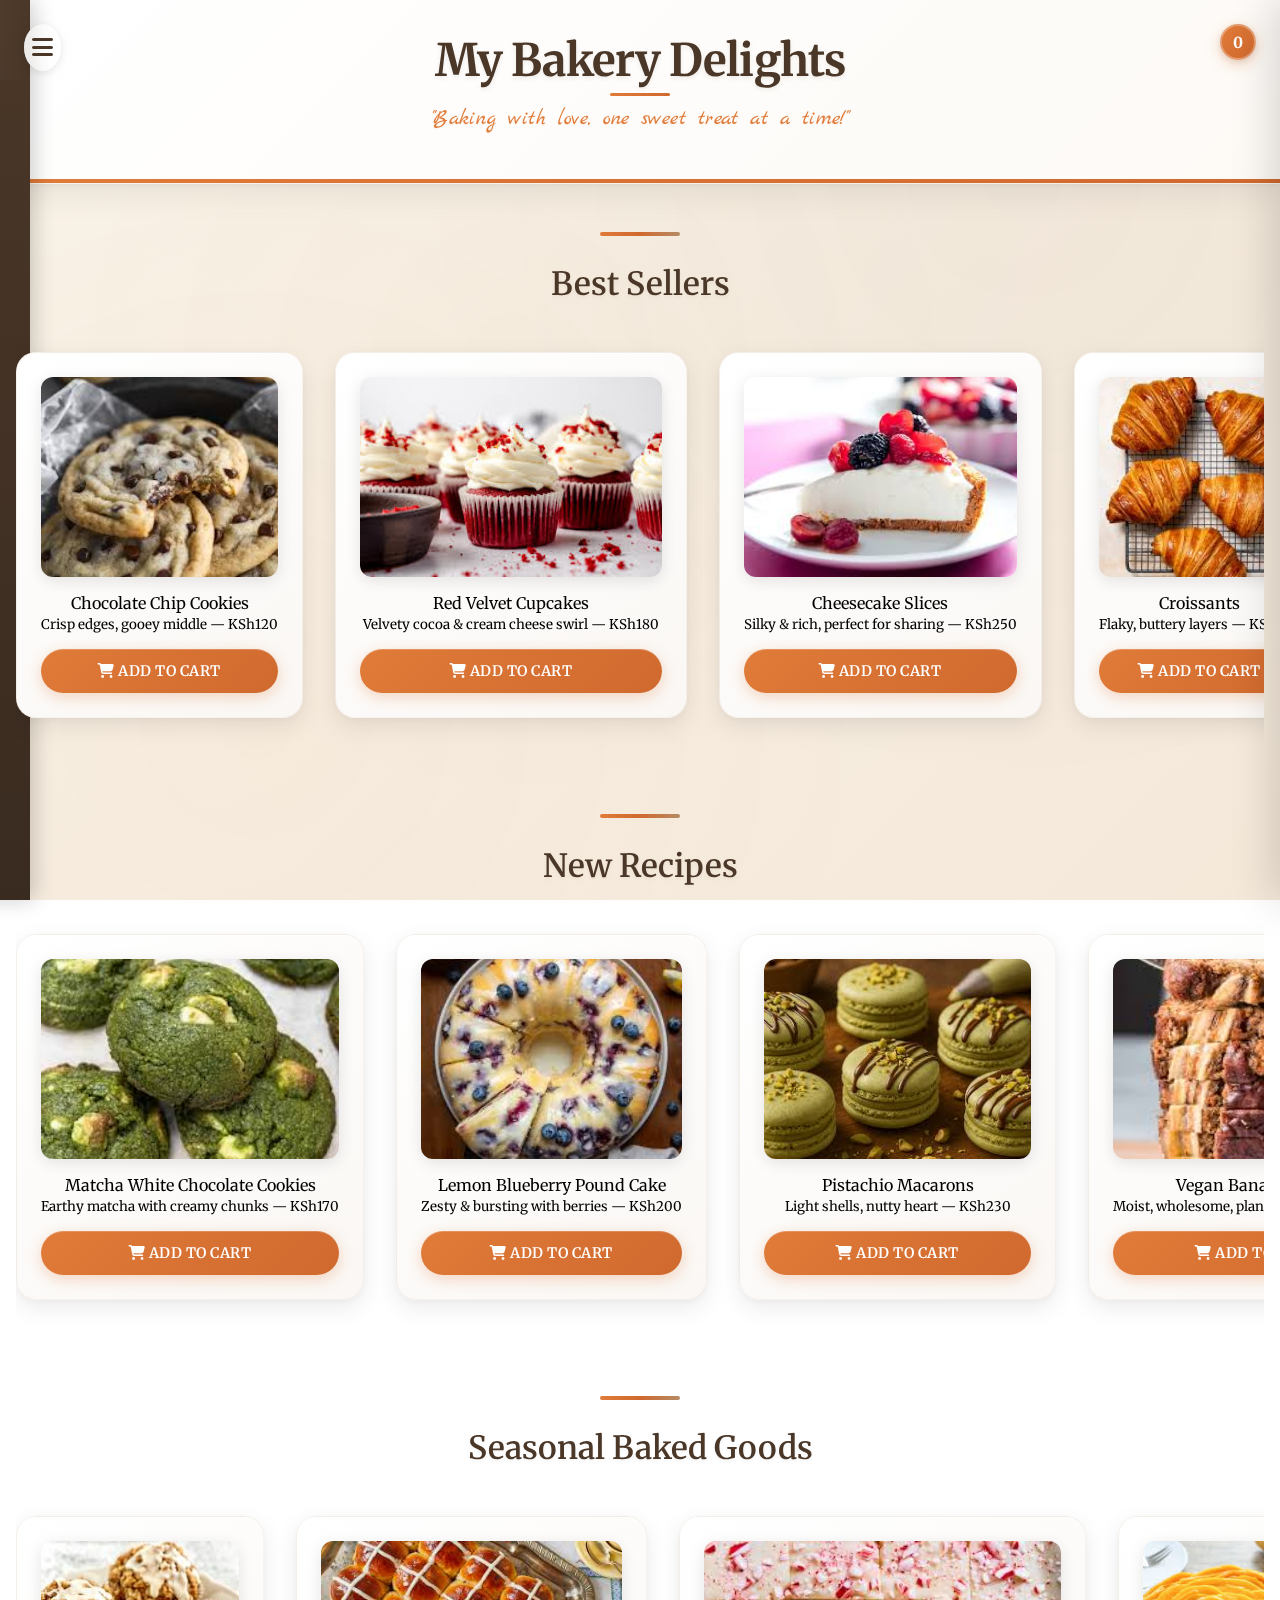
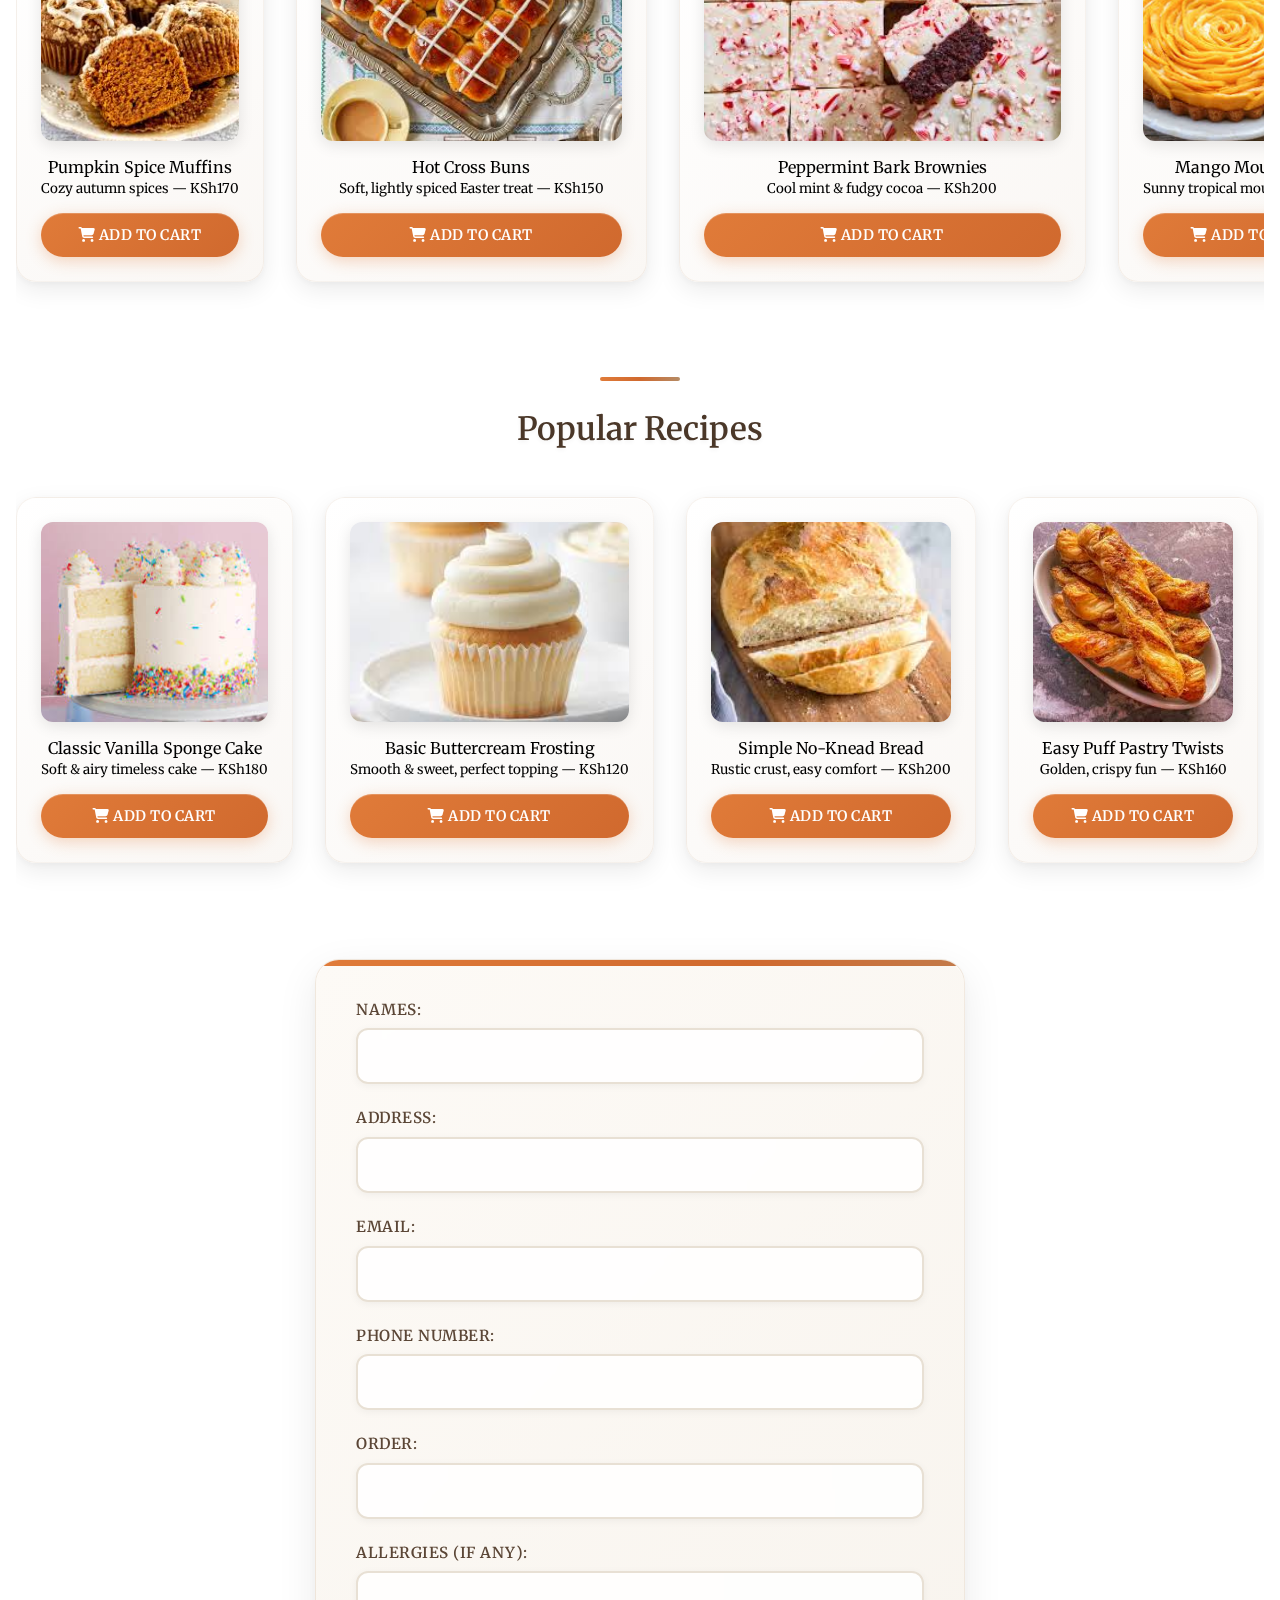
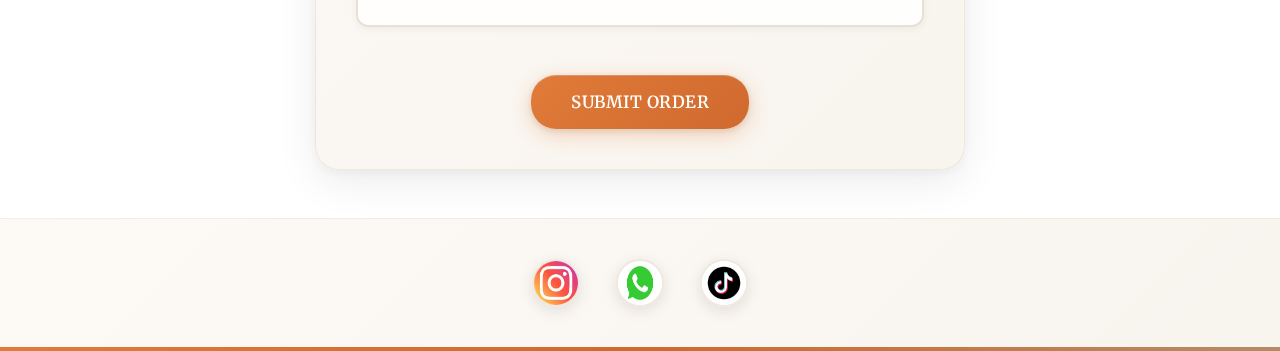
<file: index.html>
<!DOCTYPE html>
<html lang="en">
<head>
  <meta charset="UTF-8">
  <meta name="viewport" content="width=device-width, initial-scale=1.0">
  <title>My Bakery</title>
<link
  rel="stylesheet"
  href="https://cdnjs.cloudflare.com/ajax/libs/font-awesome/6.5.0/css/all.min.css"
/>


  <link rel="stylesheet" href="styles.css">
  <script src = "js\main.js"></script>

  <!--Google Fonts-->
  <link href="https://fonts.googleapis.com/css2?family=Marck+Script&family=Merriweather&display=swap" rel="stylesheet">
   
</head>

<body>

    <header>
        
        <div class="hamburger">
            <i class="fas fa-bars"></i>
        </div>
        <h1>My Bakery Delights</h1>
        <p class="quote">"Baking with love, one sweet treat at a time!"</p>


        <!-- Add this to your header, near the hamburger menu -->
<div class="cart-counter" id="cartCounter">0</div>
<!-- Cart Modal -->
<div class="cart-modal" id="cartModal">
    <div class="cart-header">
        <h3>Your Cart</h3>
        <button class="close-cart" id="closeCart">×</button>
    </div>
    <div id="cartItems" class="cart-items">
        <!-- Cart items will appear here -->
    </div>
    <div class="cart-footer">
        <div class="cart-total">
            <strong>Total: <span id="cartTotal">KSh 0</span></strong>
        </div>
        <button class="checkout-btn">Proceed to Checkout</button>
        <button class="clear-cart-btn" onclick="cart.clearCart()">Clear Cart</button>
    </div>
</div>

    </header>

    <nav class="nav-menu">
        <ul>
            <li><a href="index.html">Home</a></li>
            <li><a href="cakes.html">Cakes</a></li>
            <li><a href="cupcakes.html">Cupcakes</a></li>
            <li><a href="cookies.html">Cookies</a></li>
            <li><a href="savory.html">Bread</a></li>
         
        </ul>
    </nav>

</div>


    <main>
        <!--Best Sellers Carousel-->
<section class="bestsellers">
    <h2>Best Sellers</h2>
    <div class="carousel">
        <div class="track">
            <div class="card">
                <figure>
                    <img src="assets/images/index/bestsellers/Chocolate Chip cookies.jpeg" alt="Chocolate Chip Cookies">
                    <figcaption>
                      Chocolate Chip Cookies <br>
                      <small>Crisp edges, gooey middle — KSh120</small>
                    </figcaption>
                    <button class="add-to-cart" data-name="Chocolate Chip Cookies" data-price="120">
                        <i class="fas fa-shopping-cart"></i> Add to Cart
                    </button>
                </figure>
            </div>
            <div class="card">
                <figure>
                    <img src="assets/images/index/bestsellers/red velvet cupckaes.jpeg" alt="Red Velvet Cupcakes">
                    <figcaption>
                      Red Velvet Cupcakes <br>
                      <small>Velvety cocoa & cream cheese swirl — KSh180</small>
                    </figcaption>
                    <button class="add-to-cart" data-name="Red Velvet Cupcakes" data-price="180">
                        <i class="fas fa-shopping-cart"></i> Add to Cart
                    </button>
                </figure>
            </div>
            <div class="card">
                <figure>
                    <img src="assets/images/index/bestsellers/cheesecake slices.jpeg" alt="Cheesecake Slices">
                    <figcaption>
                      Cheesecake Slices <br>
                      <small>Silky & rich, perfect for sharing — KSh250</small>
                    </figcaption>
                    <button class="add-to-cart" data-name="Cheesecake Slices" data-price="250">
                        <i class="fas fa-shopping-cart"></i> Add to Cart
                    </button>
                </figure>
            </div>
            <div class="card">
                <figure>
                    <img src="assets/images/index/bestsellers/croissants.jpeg" alt="Croissants">
                    <figcaption>
                      Croissants <br>
                      <small>Flaky, buttery layers — KSh220</small>
                    </figcaption>
                    <button class="add-to-cart" data-name="Croissants" data-price="220">
                        <i class="fas fa-shopping-cart"></i> Add to Cart
                    </button>
                </figure>
            </div>
            <div class="card">
                <figure>
                    <img src="assets/images/index/bestsellers/fudgy brownies.jpeg" alt="Fudge Brownies">
                    <figcaption>
                      Fudge Brownies <br>
                      <small>Extra chocolate, extra gooey — KSh200</small>
                    </figcaption>
                    <button class="add-to-cart" data-name="Fudge Brownies" data-price="200">
                        <i class="fas fa-shopping-cart"></i> Add to Cart
                    </button>
                </figure>
            </div>
            <div class="card">
                <figure>
                    <img src="assets/images/index/bestsellers/sourdough loaf.jpeg" alt="Rustic Sourdough Loaf">
                    <figcaption>
                      Rustic Sourdough Loaf <br>
                      <small>Artisan crust, soft tangy crumb — KSh250</small>
                    </figcaption>
                    <button class="add-to-cart" data-name="Rustic Sourdough Loaf" data-price="250">
                        <i class="fas fa-shopping-cart"></i> Add to Cart
                    </button>
                </figure>
            </div>
    
                    <!-- Duplicate for infinite scroll effect -->
                    <!--Best Sellers Carousel-->

            <div class="card">
                <figure>
                    <img src="assets/images/index/bestsellers/Chocolate Chip cookies.jpeg" alt="Chocolate Chip Cookies">
                    <figcaption>
                      Chocolate Chip Cookies <br>
                      <small>Crisp edges, gooey middle — KSh120</small>
                    </figcaption>
                    <button class="add-to-cart" data-name="Chocolate Chip Cookies" data-price="120">
                        <i class="fas fa-shopping-cart"></i> Add to Cart
                    </button>
                </figure>
            </div>
            <div class="card">
                <figure>
                    <img src="assets/images/index/bestsellers/red velvet cupckaes.jpeg" alt="Red Velvet Cupcakes">
                    <figcaption>
                      Red Velvet Cupcakes <br>
                      <small>Velvety cocoa & cream cheese swirl — KSh180</small>
                    </figcaption>
                    <button class="add-to-cart" data-name="Red Velvet Cupcakes" data-price="180">
                        <i class="fas fa-shopping-cart"></i> Add to Cart
                    </button>
                </figure>
            </div>
            <div class="card">
                <figure>
                    <img src="assets/images/index/bestsellers/cheesecake slices.jpeg" alt="Cheesecake Slices">
                    <figcaption>
                      Cheesecake Slices <br>
                      <small>Silky & rich, perfect for sharing — KSh250</small>
                    </figcaption>
                    <button class="add-to-cart" data-name="Cheesecake Slices" data-price="250">
                        <i class="fas fa-shopping-cart"></i> Add to Cart
                    </button>
                </figure>
            </div>
            <div class="card">
                <figure>
                    <img src="assets/images/index/bestsellers/croissants.jpeg" alt="Croissants">
                    <figcaption>
                      Croissants <br>
                      <small>Flaky, buttery layers — KSh220</small>
                    </figcaption>
                    <button class="add-to-cart" data-name="Croissants" data-price="220">
                        <i class="fas fa-shopping-cart"></i> Add to Cart
                    </button>
                </figure>
            </div>
            <div class="card">
                <figure>
                    <img src="assets/images/index/bestsellers/fudgy brownies.jpeg" alt="Fudge Brownies">
                    <figcaption>
                      Fudge Brownies <br>
                      <small>Extra chocolate, extra gooey — KSh200</small>
                    </figcaption>
                    <button class="add-to-cart" data-name="Fudge Brownies" data-price="200">
                        <i class="fas fa-shopping-cart"></i> Add to Cart
                    </button>
                </figure>
            </div>
            <div class="card">
                <figure>
                    <img src="assets/images/index/bestsellers/sourdough loaf.jpeg" alt="Rustic Sourdough Loaf">
                    <figcaption>
                      Rustic Sourdough Loaf <br>
                      <small>Artisan crust, soft tangy crumb — KSh250</small>
                    </figcaption>
                    <button class="add-to-cart" data-name="Rustic Sourdough Loaf" data-price="250">
                        <i class="fas fa-shopping-cart"></i> Add to Cart
                    </button>
                </figure>
            </div>
        </div>
    </div>
</section>

        <!--New Recipes Carousel-->
        <section class="newrecipes">
    <h2>New Recipes</h2>
    <div class="carousel">
        <div class="track">
            <div class="card">
                <figure>
                    <img src="assets\images\index\new\matcha white chocolate cookies.jpeg" alt="Matcha White Chocolate Cookies">
                    <figcaption>
                      Matcha White Chocolate Cookies <br>
                      <small>Earthy matcha with creamy chunks — KSh170</small>
                    </figcaption>
                    <button class="add-to-cart" data-name="Matcha White Chocolate Cookies" data-price="170">
                        <i class="fas fa-shopping-cart"></i> Add to Cart
                    </button>
                </figure>
            </div>
            <div class="card">
                <figure>
                    <img src="assets\images\index\new\lemon blueberry pound.jpeg" alt="Lemon Blueberry Pound Cake">
                    <figcaption>
                      Lemon Blueberry Pound Cake <br>
                      <small>Zesty & bursting with berries — KSh200</small>
                    </figcaption>
                    <button class="add-to-cart" data-name="Lemon Blueberry Pound Cake" data-price="200">
                        <i class="fas fa-shopping-cart"></i> Add to Cart
                    </button>
                </figure>
            </div>
            <div class="card">
                <figure>
                    <img src="assets\images\index\new\pistachio macarons.jpeg" alt="Pistachio Macarons">
                    <figcaption>
                      Pistachio Macarons <br>
                      <small>Light shells, nutty heart — KSh230</small>
                    </figcaption>
                    <button class="add-to-cart" data-name="Pistachio Macarons" data-price="230">
                        <i class="fas fa-shopping-cart"></i> Add to Cart
                    </button>
                </figure>
            </div>
            <div class="card">
                <figure>
                    <img src="assets\images\index\new\vegan banana bread.jpeg" alt="Vegan Banana Bread">
                    <figcaption>
                      Vegan Banana Bread <br>
                      <small>Moist, wholesome, plant-powered — KSh180</small>
                    </figcaption>
                    <button class="add-to-cart" data-name="Vegan Banana Bread" data-price="180">
                        <i class="fas fa-shopping-cart"></i> Add to Cart
                    </button>
                </figure>
            </div>
            <div class="card">
                <figure>
                    <img src="assets\images\index\new\coffee cake with streussel.jpeg" alt="Coffee Cake with Streusel Topping">
                    <figcaption>
                      Coffee Cake with Streusel <br>
                      <small>Soft cake + crunchy cinnamon top — KSh190</small>
                    </figcaption>
                    <button class="add-to-cart" data-name="Coffee Cake with Streusel" data-price="190">
                        <i class="fas fa-shopping-cart"></i> Add to Cart
                    </button>
                </figure>
            </div>
            <div class="card">
                <figure>
                    <img src="assets\images\index\new\lava cake.jpeg" alt="Mini Chocolate Lava Cakes">
                    <figcaption>
                      Mini Chocolate Lava Cakes <br>
                      <small>Warm, molten centers — KSh210</small>
                    </figcaption>
                    <button class="add-to-cart" data-name="Mini Chocolate Lava Cakes" data-price="210">
                        <i class="fas fa-shopping-cart"></i> Add to Cart
                    </button>
                </figure>
            </div>

                    <!-- Duplicate for infinite scroll effect -->
                              <div class="card">
                <figure>
                    <img src="assets\images\index\new\matcha white chocolate cookies.jpeg" alt="Matcha White Chocolate Cookies">
                    <figcaption>
                      Matcha White Chocolate Cookies <br>
                      <small>Earthy matcha with creamy chunks — KSh170</small>
                    </figcaption>
                    <button class="add-to-cart" data-name="Matcha White Chocolate Cookies" data-price="170">
                        <i class="fas fa-shopping-cart"></i> Add to Cart
                    </button>
                </figure>
            </div>
            <div class="card">
                <figure>
                    <img src="assets\images\index\new\lemon blueberry pound.jpeg" alt="Lemon Blueberry Pound Cake">
                    <figcaption>
                      Lemon Blueberry Pound Cake <br>
                      <small>Zesty & bursting with berries — KSh200</small>
                    </figcaption>
                    <button class="add-to-cart" data-name="Lemon Blueberry Pound Cake" data-price="200">
                        <i class="fas fa-shopping-cart"></i> Add to Cart
                    </button>
                </figure>
            </div>
            <div class="card">
                <figure>
                    <img src="assets\images\index\new\pistachio macarons.jpeg" alt="Pistachio Macarons">
                    <figcaption>
                      Pistachio Macarons <br>
                      <small>Light shells, nutty heart — KSh230</small>
                    </figcaption>
                    <button class="add-to-cart" data-name="Pistachio Macarons" data-price="230">
                        <i class="fas fa-shopping-cart"></i> Add to Cart
                    </button>
                </figure>
            </div>
            <div class="card">
                <figure>
                    <img src="assets\images\index\new\vegan banana bread.jpeg" alt="Vegan Banana Bread">
                    <figcaption>
                      Vegan Banana Bread <br>
                      <small>Moist, wholesome, plant-powered — KSh180</small>
                    </figcaption>
                    <button class="add-to-cart" data-name="Vegan Banana Bread" data-price="180">
                        <i class="fas fa-shopping-cart"></i> Add to Cart
                    </button>
                </figure>
            </div>
            <div class="card">
                <figure>
                    <img src="assets\images\index\new\coffee cake with streussel.jpeg" alt="Coffee Cake with Streusel Topping">
                    <figcaption>
                      Coffee Cake with Streusel <br>
                      <small>Soft cake + crunchy cinnamon top — KSh190</small>
                    </figcaption>
                    <button class="add-to-cart" data-name="Coffee Cake with Streusel" data-price="190">
                        <i class="fas fa-shopping-cart"></i> Add to Cart
                    </button>
                </figure>
            </div>
            <div class="card">
                <figure>
                    <img src="assets\images\index\new\lava cake.jpeg" alt="Mini Chocolate Lava Cakes">
                    <figcaption>
                      Mini Chocolate Lava Cakes <br>
                      <small>Warm, molten centers — KSh210</small>
                    </figcaption>
                    <button class="add-to-cart" data-name="Mini Chocolate Lava Cakes" data-price="210">
                        <i class="fas fa-shopping-cart"></i> Add to Cart
                    </button>
                </figure>
            </div>
                </div>
            </div>
        </section>

        <!--Seasonal Baked Goods Carousel-->
       <section class="seasonalbakedgoods">
    <h2>Seasonal Baked Goods</h2>
    <div class="carousel">
        <div class="track">
            <div class="card">
                <figure>
                    <img src="assets\images\index\seasonal\pumpkin spice muffins.jpeg" alt="Pumpkin Spice Muffins">
                    <figcaption>
                      Pumpkin Spice Muffins <br>
                      <small>Cozy autumn spices — KSh170</small>
                    </figcaption>
                    <button class="add-to-cart" data-name="Pumpkin Spice Muffins" data-price="170">
                        <i class="fas fa-shopping-cart"></i> Add to Cart
                    </button>
                </figure>
            </div>
            <div class="card">
                <figure>
                    <img src="assets\images\index\seasonal\hot cross buns.jpeg" alt="Hot Cross Buns">
                    <figcaption>
                      Hot Cross Buns <br>
                      <small>Soft, lightly spiced Easter treat — KSh150</small>
                    </figcaption>
                    <button class="add-to-cart" data-name="Hot Cross Buns" data-price="150">
                        <i class="fas fa-shopping-cart"></i> Add to Cart
                    </button>
                </figure>
            </div>
            <div class="card">
                <figure>
                    <img src="assets\images\index\seasonal\peppermint brownies.jpeg" alt="Peppermint Bark Brownies">
                    <figcaption>
                      Peppermint Bark Brownies <br>
                      <small>Cool mint & fudgy cocoa — KSh200</small>
                    </figcaption>
                    <button class="add-to-cart" data-name="Peppermint Bark Brownies" data-price="200">
                        <i class="fas fa-shopping-cart"></i> Add to Cart
                    </button>
                </figure>
            </div>
            <div class="card">
                <figure>
                    <img src="assets\images\index\seasonal\mango mousse tart.jpeg" alt="Mango Mousse Tart">
                    <figcaption>
                      Mango Mousse Tart <br>
                      <small>Sunny tropical mousse — KSh230</small>
                    </figcaption>
                    <button class="add-to-cart" data-name="Mango Mousse Tart" data-price="230">
                        <i class="fas fa-shopping-cart"></i> Add to Cart
                    </button>
                </figure>
            </div>
            <div class="card">
                <figure>
                    <img src="assets\images\index\seasonal\apple pie crumble.jpeg" alt="Apple Crumble Pie">
                    <figcaption>
                      Apple Crumble Pie <br>
                      <small>Warm orchard crumble — KSh240</small>
                    </figcaption>
                    <button class="add-to-cart" data-name="Apple Crumble Pie" data-price="240">
                        <i class="fas fa-shopping-cart"></i> Add to Cart
                    </button>
                </figure>
            </div>
            <div class="card">
                <figure>
                    <img src="assets\images\index\seasonal\easter cupcakes.jpeg" alt="Easter Bunny Cupcakes">
                    <figcaption>
                      Easter Bunny Cupcakes <br>
                      <small>Playful pastel frosting — KSh180</small>
                    </figcaption>
                    <button class="add-to-cart" data-name="Easter Bunny Cupcakes" data-price="180">
                        <i class="fas fa-shopping-cart"></i> Add to Cart
                    </button>
                </figure>
            </div>

                    <!-- Duplicate for infinite scroll effect -->
                    <div class="card">
                <figure>
                    <img src="assets\images\index\seasonal\pumpkin spice muffins.jpeg" alt="Pumpkin Spice Muffins">
                    <figcaption>
                      Pumpkin Spice Muffins <br>
                      <small>Cozy autumn spices — KSh170</small>
                    </figcaption>
                    <button class="add-to-cart" data-name="Pumpkin Spice Muffins" data-price="170">
                        <i class="fas fa-shopping-cart"></i> Add to Cart
                    </button>
                </figure>
            </div>
            <div class="card">
                <figure>
                    <img src="assets\images\index\seasonal\hot cross buns.jpeg" alt="Hot Cross Buns">
                    <figcaption>
                      Hot Cross Buns <br>
                      <small>Soft, lightly spiced Easter treat — KSh150</small>
                    </figcaption>
                    <button class="add-to-cart" data-name="Hot Cross Buns" data-price="150">
                        <i class="fas fa-shopping-cart"></i> Add to Cart
                    </button>
                </figure>
            </div>
            <div class="card">
                <figure>
                    <img src="assets\images\index\seasonal\peppermint brownies.jpeg" alt="Peppermint Bark Brownies">
                    <figcaption>
                      Peppermint Bark Brownies <br>
                      <small>Cool mint & fudgy cocoa — KSh200</small>
                    </figcaption>
                    <button class="add-to-cart" data-name="Peppermint Bark Brownies" data-price="200">
                        <i class="fas fa-shopping-cart"></i> Add to Cart
                    </button>
                </figure>
            </div>
            <div class="card">
                <figure>
                    <img src="assets\images\index\seasonal\mango mousse tart.jpeg" alt="Mango Mousse Tart">
                    <figcaption>
                      Mango Mousse Tart <br>
                      <small>Sunny tropical mousse — KSh230</small>
                    </figcaption>
                    <button class="add-to-cart" data-name="Mango Mousse Tart" data-price="230">
                        <i class="fas fa-shopping-cart"></i> Add to Cart
                    </button>
                </figure>
            </div>
            <div class="card">
                <figure>
                    <img src="assets\images\index\seasonal\apple pie crumble.jpeg" alt="Apple Crumble Pie">
                    <figcaption>
                      Apple Crumble Pie <br>
                      <small>Warm orchard crumble — KSh240</small>
                    </figcaption>
                    <button class="add-to-cart" data-name="Apple Crumble Pie" data-price="240">
                        <i class="fas fa-shopping-cart"></i> Add to Cart
                    </button>
                </figure>
            </div>
            <div class="card">
                <figure>
                    <img src="assets\images\index\seasonal\easter cupcakes.jpeg" alt="Easter Bunny Cupcakes">
                    <figcaption>
                      Easter Bunny Cupcakes <br>
                      <small>Playful pastel frosting — KSh180</small>
                    </figcaption>
                    <button class="add-to-cart" data-name="Easter Bunny Cupcakes" data-price="180">
                        <i class="fas fa-shopping-cart"></i> Add to Cart
                    </button>
                </figure>
            </div>
                </div>
            </div>
        </section>

        <!--Popular Recipes Carousel-->
        <!--Popular Recipes Carousel-->
<section class="popularrecipes">
    <h2>Popular Recipes</h2>
    <div class="carousel">
        <div class="track">
            <div class="card">
                <figure>
                    <img src="assets\images\index\populars\classic vanilla sponge.jpeg" alt="Classic Vanilla Sponge Cake">
                    <figcaption>
                      Classic Vanilla Sponge Cake <br>
                      <small>Soft & airy timeless cake — KSh180</small>
                    </figcaption>
                    <button class="add-to-cart" data-name="Classic Vanilla Sponge Cake" data-price="180">
                        <i class="fas fa-shopping-cart"></i> Add to Cart
                    </button>
                </figure>
            </div>
            <div class="card">
                <figure>
                    <img src="assets\images\index\populars\basic buttercream frosting.jpeg" alt="Basic Buttercream Frosting">
                    <figcaption>
                      Basic Buttercream Frosting <br>
                      <small>Smooth & sweet, perfect topping — KSh120</small>
                    </figcaption>
                    <button class="add-to-cart" data-name="Basic Buttercream Frosting" data-price="120">
                        <i class="fas fa-shopping-cart"></i> Add to Cart
                    </button>
                </figure>
            </div>
            <div class="card">
                <figure>
                    <img src="assets\images\index\populars\nokneadbread.jpeg" alt="Simple No-Knead Bread">
                    <figcaption>
                      Simple No-Knead Bread <br>
                      <small>Rustic crust, easy comfort — KSh200</small>
                    </figcaption>
                    <button class="add-to-cart" data-name="Simple No-Knead Bread" data-price="200">
                        <i class="fas fa-shopping-cart"></i> Add to Cart
                    </button>
                </figure>
            </div>
            <div class="card">
                <figure>
                    <img src="assets\images\index\populars\puff pastry twists.jpeg" alt="Easy Puff Pastry Twists">
                    <figcaption>
                      Easy Puff Pastry Twists <br>
                      <small>Golden, crispy fun — KSh160</small>
                    </figcaption>
                    <button class="add-to-cart" data-name="Easy Puff Pastry Twists" data-price="160">
                        <i class="fas fa-shopping-cart"></i> Add to Cart
                    </button>
                </figure>
            </div>
            <div class="card">
                <figure>
                    <img src="assets\images\index\populars\chocolate ganache drizzle.jpeg" alt="Chocolate Ganache Drizzle">
                    <figcaption>
                      Chocolate Ganache Drizzle <br>
                      <small>Silky cocoa glaze — KSh150</small>
                    </figcaption>
                    <button class="add-to-cart" data-name="Chocolate Ganache Drizzle" data-price="150">
                        <i class="fas fa-shopping-cart"></i> Add to Cart
                    </button>
                </figure>
            </div>
            <div class="card">
                <figure>
                    <img src="assets\images\index\populars\shortbread cookies.jpeg" alt="Shortbread Cookies">
                    <figcaption>
                      Shortbread Cookies <br>
                      <small>Buttery, crumbly perfection — KSh110</small>
                    </figcaption>
                    <button class="add-to-cart" data-name="Shortbread Cookies" data-price="110">
                        <i class="fas fa-shopping-cart"></i> Add to Cart
                    </button>
                </figure>
            </div>

                    <!-- Duplicate for infinite scroll effect -->
                    <div class="card">
                        <figure>
                            <img src="assets\images\index\populars\classic vanilla sponge.jpeg" alt="Classic Vanilla Sponge Cake">
                            <figcaption>
                              Classic Vanilla Sponge Cake <br>
                              <small>Soft & airy timeless cake — KSh180</small>
                            </figcaption>
                        </figure>
                    </div>
                    <div class="card">
                        <figure>
                            <img src="assets\images\index\populars\basic buttercream frosting.jpeg" alt="Basic Buttercream Frosting">
                            <figcaption>
                              Basic Buttercream Frosting <br>
                              <small>Smooth & sweet, perfect topping — KSh120</small>
                            </figcaption>
                        </figure>
                    </div>
                    <div class="card">
                        <figure>
                            <img src="assets\images\index\populars\nokneadbread.jpeg" alt="Simple No-Knead Bread">
                            <figcaption>
                              Simple No-Knead Bread <br>
                              <small>Rustic crust, easy comfort — KSh200</small>
                            </figcaption>
                        </figure>
                    </div>
                    <div class="card">
                        <figure>
                            <img src="assets\images\index\populars\puff pastry twists.jpeg" alt="Easy Puff Pastry Twists">
                            <figcaption>
                              Easy Puff Pastry Twists <br>
                              <small>Golden, crispy fun — KSh160</small>
                            </figcaption>
                        </figure>
                    </div>
                    <div class="card">
                        <figure>
                            <img src="assets\images\index\populars\chocolate ganache drizzle.jpeg" alt="Chocolate Ganache Drizzle">
                            <figcaption>
                              Chocolate Ganache Drizzle <br>
                              <small>Silky cocoa glaze — KSh150</small>
                            </figcaption>
                        </figure>
                    </div>
                    <div class="card">
                        <figure>
                            <img src="assets\images\index\populars\shortbread cookies.jpeg" alt="Shortbread Cookies">
                            <figcaption>
                              Shortbread Cookies <br>
                              <small>Buttery, crumbly perfection — KSh110</small>
                            </figcaption>
                        </figure>
                    </div><div class="card">
                <figure>
                    <img src="assets\images\index\populars\classic vanilla sponge.jpeg" alt="Classic Vanilla Sponge Cake">
                    <figcaption>
                      Classic Vanilla Sponge Cake <br>
                      <small>Soft & airy timeless cake — KSh180</small>
                    </figcaption>
                    <button class="add-to-cart" data-name="Classic Vanilla Sponge Cake" data-price="180">
                        <i class="fas fa-shopping-cart"></i> Add to Cart
                    </button>
                </figure>
            </div>
            <div class="card">
                <figure>
                    <img src="assets\images\index\populars\basic buttercream frosting.jpeg" alt="Basic Buttercream Frosting">
                    <figcaption>
                      Basic Buttercream Frosting <br>
                      <small>Smooth & sweet, perfect topping — KSh120</small>
                    </figcaption>
                    <button class="add-to-cart" data-name="Basic Buttercream Frosting" data-price="120">
                        <i class="fas fa-shopping-cart"></i> Add to Cart
                    </button>
                </figure>
            </div>
            <div class="card">
                <figure>
                    <img src="assets\images\index\populars\nokneadbread.jpeg" alt="Simple No-Knead Bread">
                    <figcaption>
                      Simple No-Knead Bread <br>
                      <small>Rustic crust, easy comfort — KSh200</small>
                    </figcaption>
                    <button class="add-to-cart" data-name="Simple No-Knead Bread" data-price="200">
                        <i class="fas fa-shopping-cart"></i> Add to Cart
                    </button>
                </figure>
            </div>
            <div class="card">
                <figure>
                    <img src="assets\images\index\populars\puff pastry twists.jpeg" alt="Easy Puff Pastry Twists">
                    <figcaption>
                      Easy Puff Pastry Twists <br>
                      <small>Golden, crispy fun — KSh160</small>
                    </figcaption>
                    <button class="add-to-cart" data-name="Easy Puff Pastry Twists" data-price="160">
                        <i class="fas fa-shopping-cart"></i> Add to Cart
                    </button>
                </figure>
            </div>
            <div class="card">
                <figure>
                    <img src="assets\images\index\populars\chocolate ganache drizzle.jpeg" alt="Chocolate Ganache Drizzle">
                    <figcaption>
                      Chocolate Ganache Drizzle <br>
                      <small>Silky cocoa glaze — KSh150</small>
                    </figcaption>
                    <button class="add-to-cart" data-name="Chocolate Ganache Drizzle" data-price="150">
                        <i class="fas fa-shopping-cart"></i> Add to Cart
                    </button>
                </figure>
            </div>
            <div class="card">
                <figure>
                    <img src="assets\images\index\populars\shortbread cookies.jpeg" alt="Shortbread Cookies">
                    <figcaption>
                      Shortbread Cookies <br>
                      <small>Buttery, crumbly perfection — KSh110</small>
                    </figcaption>
                    <button class="add-to-cart" data-name="Shortbread Cookies" data-price="110">
                        <i class="fas fa-shopping-cart"></i> Add to Cart
                    </button>
                </figure>
            </div>

                </div>
            </div>
        </section></div></section></div>

        <!--Order form -->
        <form>
            <label for="name">Names:</label>
            <input type="text" id="name" name="name"><br>

            <label for="address">Address:</label>
            <input type="text" id="address" name="address"><br>

            <label for="email">Email:</label>
            <input type="email" id="email" name="email"><br>

            <label for="phone-number">Phone Number:</label>
            <input type="tel" id="phone-number" name="phone"><br>

            <label for="order">Order:</label>
            <input type="text" id="order" name="order"><br>

            <label for="allergies">Allergies (if any):</label>
            <input type="text" id="allergies" name="allergies"><br>

            <button type="submit">Submit Order</button>
        </form>

        
    </main>
<footer class="social-footer">
  <a href="https://instagram.com/yourpage" target="_blank">
    <img src="assets\icons\instagram icon.jpeg" alt="Instagram" class="social-icon">
  </a>
  <a href="https://wa.me/yourwhatsappnumber" target="_blank">
    <img src="assets\icons\whatsapp icon.png" alt="WhatsApp" class="social-icon">
  </a>
  <a href="https://tiktok.com/@yourpage" target="_blank">
    <img src="assets\icons\tiktok icon.png" alt="TikTok" class="social-icon">
  </a>
</footer>




</body>
</html>
</file>
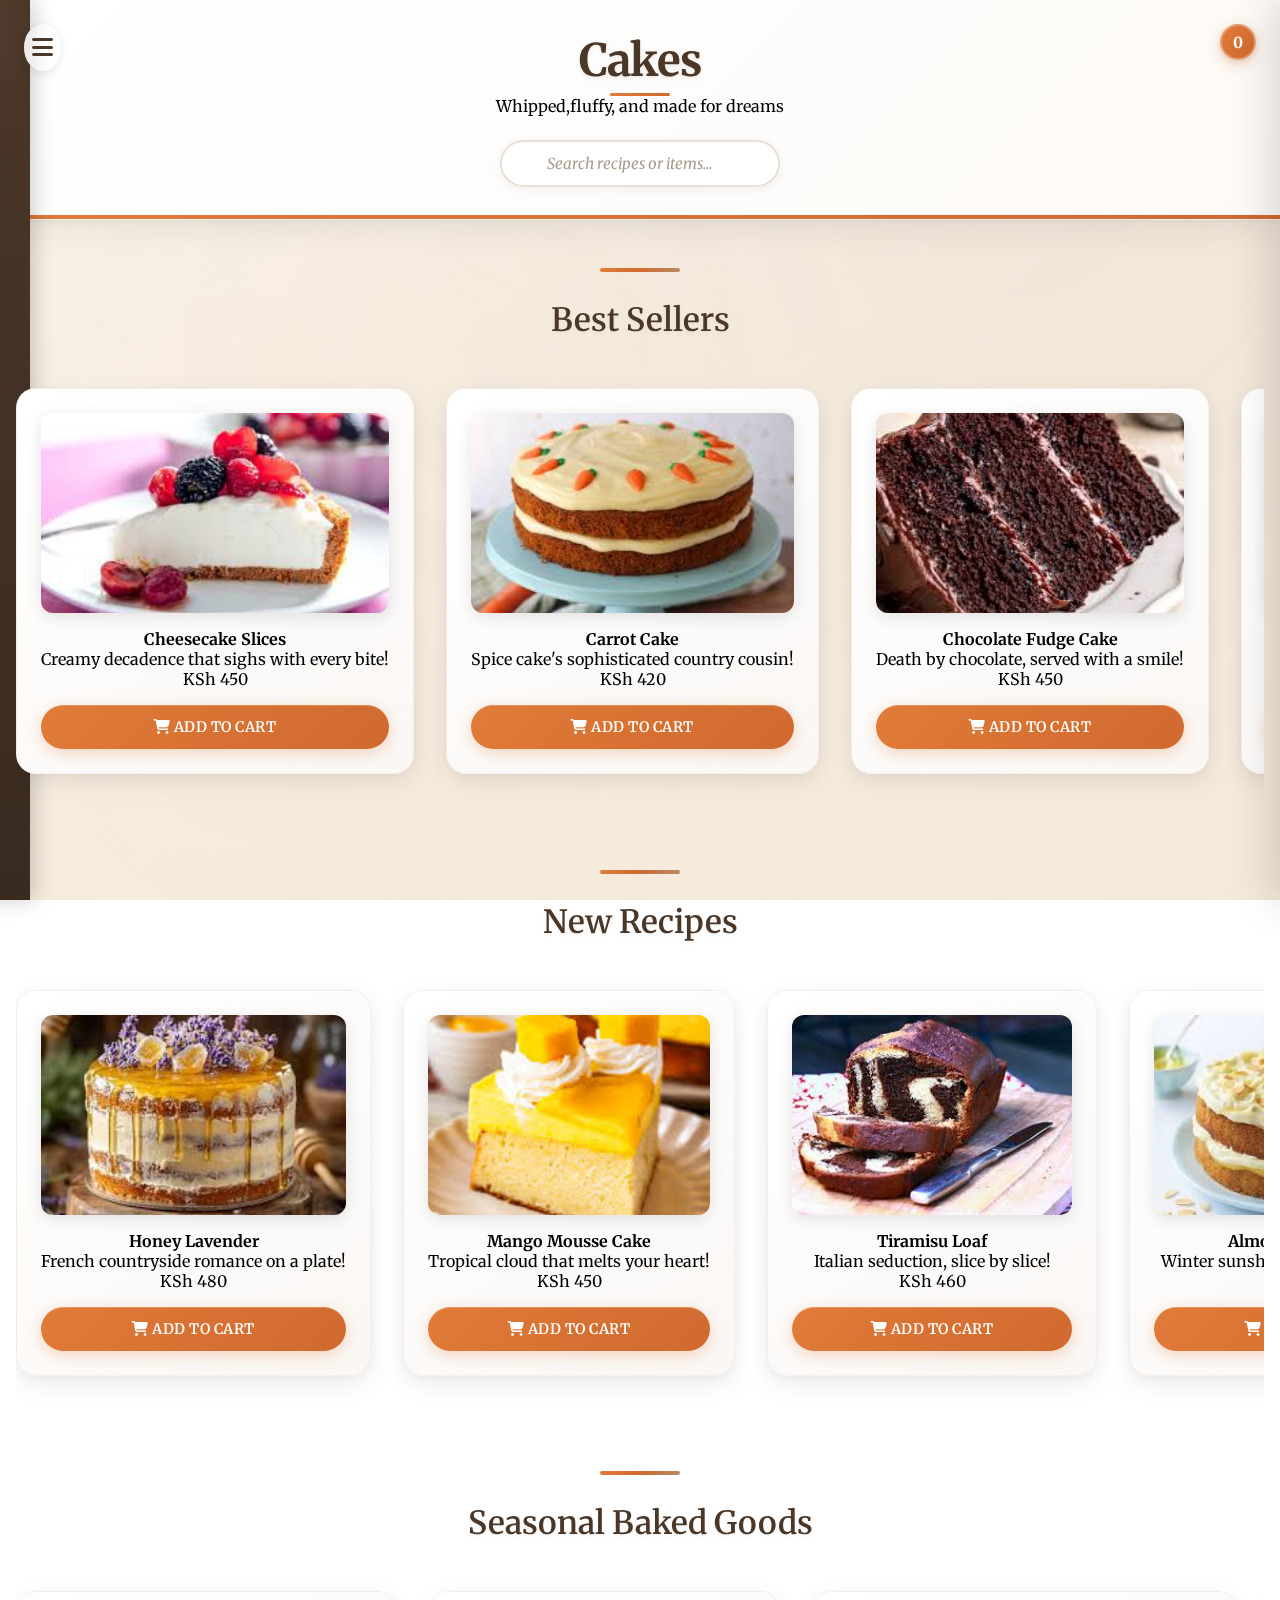
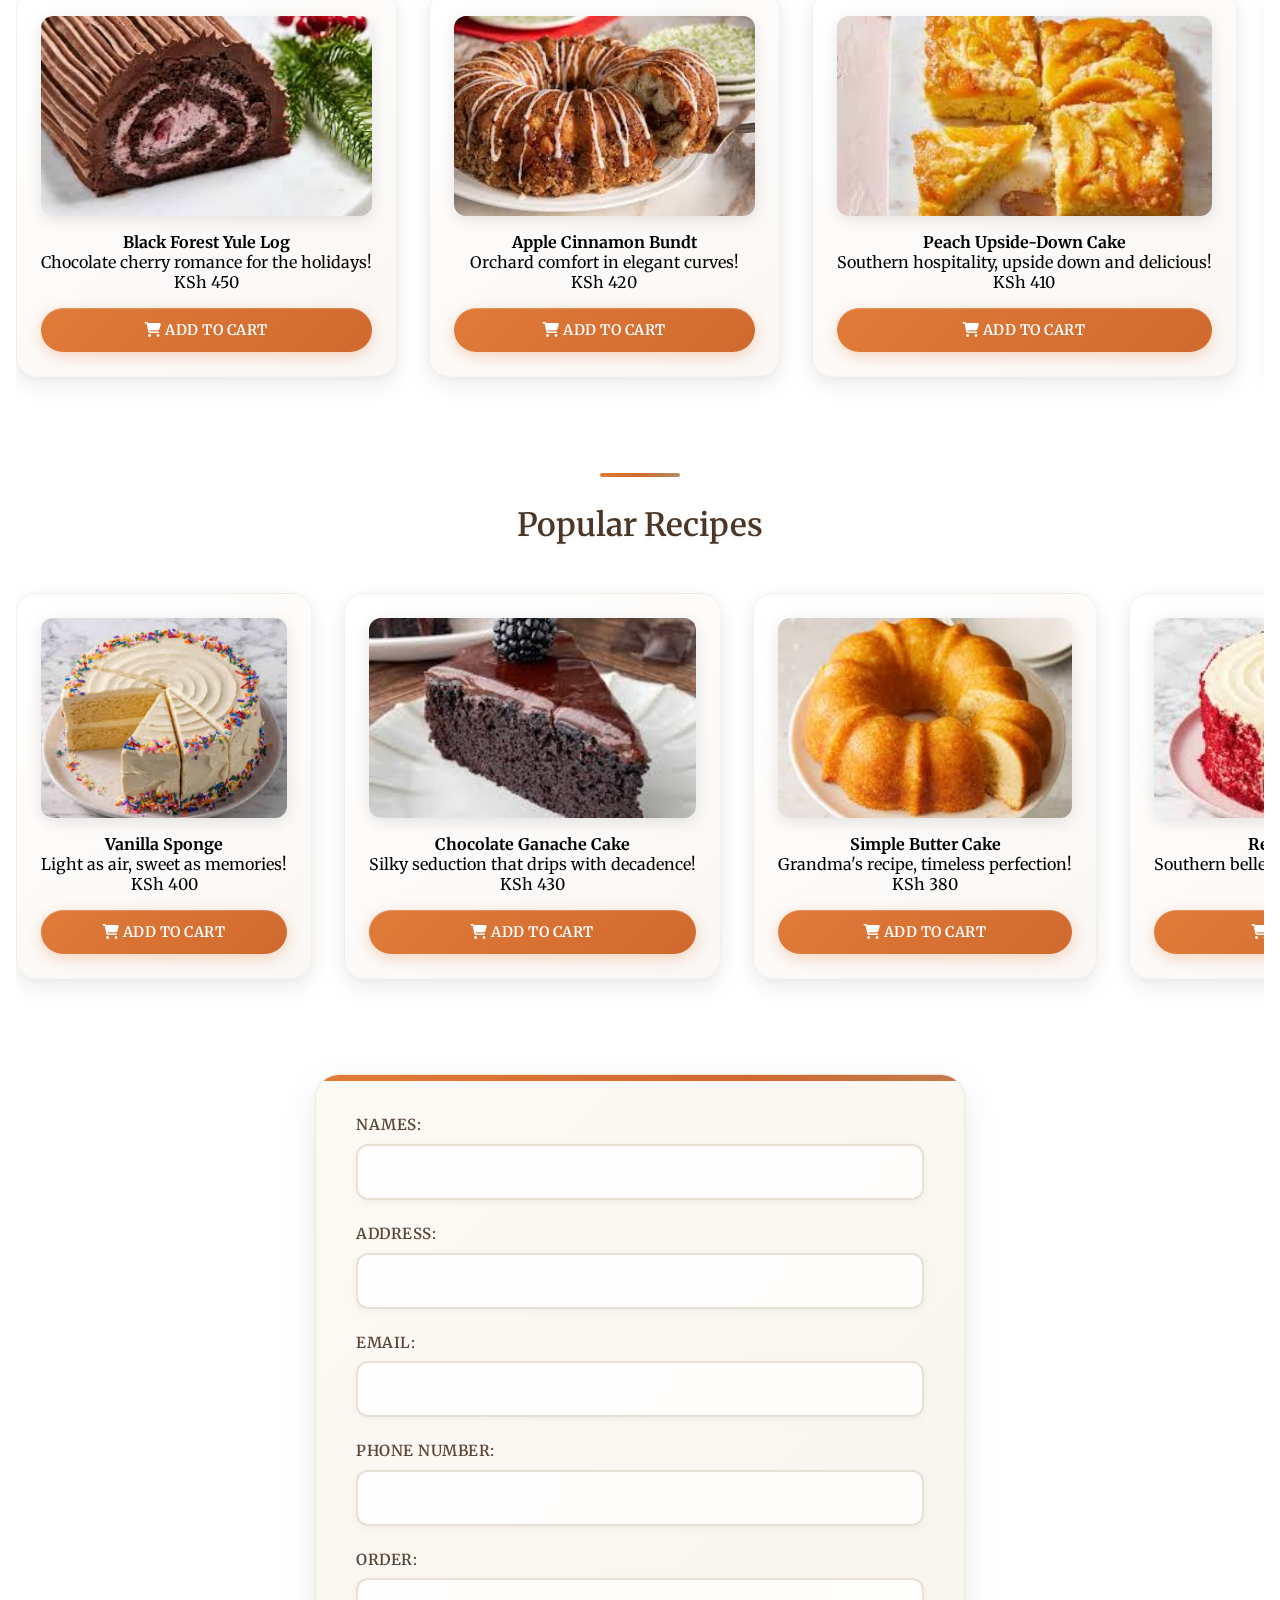
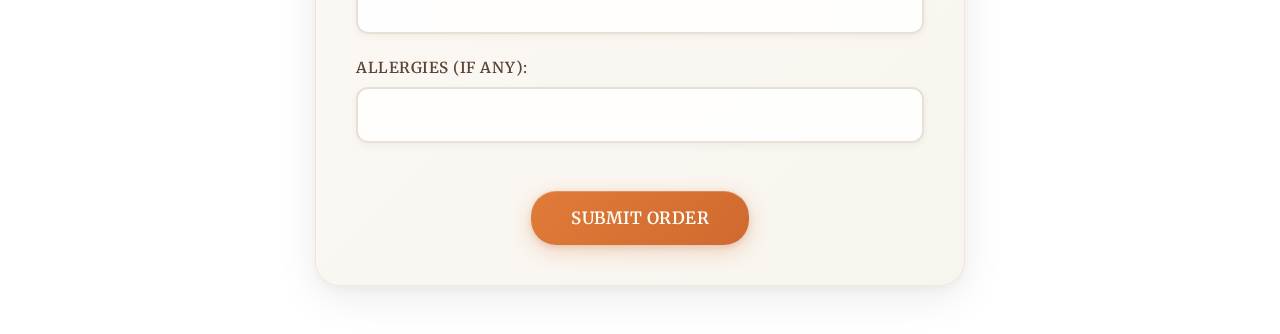
<file: cakes.html>
<!DOCTYPE html>
<html lang="en">
<head>
  <meta charset="UTF-8">
  <meta name="viewport" content="width=device-width, initial-scale=1.0">
  <title>My Bakery</title>
<link
  rel="stylesheet"
  href="https://cdnjs.cloudflare.com/ajax/libs/font-awesome/6.5.0/css/all.min.css"
/>


  <link rel="stylesheet" href="styles.css">
  <script src = "js\main.js"></script>

  <!--Google Fonts-->
  <link href="https://fonts.googleapis.com/css2?family=Marck+Script&family=Merriweather&display=swap" rel="stylesheet">
   
</head>

<header>
            <div class="hamburger">
            <i class="fas fa-bars"></i>
        </div>
    <h1>Cakes</h1>
    <p>Whipped,fluffy, and made for dreams</p>
        <div class="search-bar">
            <input type="text" id="searchInput" placeholder="Search recipes or items...">
        </div>

         <!-- Add this to your header, near the hamburger menu -->
<div class="cart-counter" id="cartCounter">0</div>
<!-- Cart Modal -->
<div class="cart-modal" id="cartModal">
    <div class="cart-header">
        <h3>Your Cart</h3>
        <button class="close-cart" id="closeCart">×</button>
    </div>
    <div id="cartItems" class="cart-items">
        <!-- Cart items will appear here -->
    </div>
    <div class="cart-footer">
        <div class="cart-total">
            <strong>Total: <span id="cartTotal">KSh 0</span></strong>
        </div>
        <button class="checkout-btn">Proceed to Checkout</button>
        <button class="clear-cart-btn" onclick="cart.clearCart()">Clear Cart</button>
    </div>
    </header>

    <nav class="nav-menu">
        <ul>
            <li><a href="index.html">Home</a></li>
            <li><a href="cakes.html">Cakes</a></li>
            <li><a href="cupcakes.html">Cupcakes</a></li>
            <li><a href="cookies.html">Cookies</a></li>
            <li><a href="savory.html">Bread</a></li>
         
        </ul>
    </nav>

<body>
    <main>
       <!-- Best Sellers -->
<section class="bestsellers">
    <h2>Best Sellers</h2>
    <div class="carousel">
        <div class="track ">
            <div class="card">
                <figure>
                    <img src="assets/images/cakes/bestsellers/cheesecake slices.jpeg" alt="Cheesecake Slices">
                    <figcaption>
                        <strong>Cheesecake Slices</strong><br>
                        <span class="caption">Creamy decadence that sighs with every bite!</span><br>
                        <span class="price">KSh 450</span>
                    </figcaption>
                    <button class="add-to-cart" data-name="Cheesecake Slices" data-price="450">
                        <i class="fas fa-shopping-cart"></i> Add to Cart
                    </button>
                </figure>
            </div>
            <div class="card">
                <figure>
                    <img src="assets/images/cakes/bestsellers/carrot cake.jpeg" alt="Carrot Cake">
                    <figcaption>
                        <strong>Carrot Cake</strong><br>
                        <span class="caption">Spice cake's sophisticated country cousin!</span><br>
                        <span class="price">KSh 420</span>
                    </figcaption>
                    <button class="add-to-cart" data-name="Carrot Cake" data-price="420">
                        <i class="fas fa-shopping-cart"></i> Add to Cart
                    </button>
                </figure>
            </div>
            <div class="card">
                <figure>
                    <img src="assets/images/cakes/bestsellers/Chocolate fudge cake.jpeg" alt="Chocolate Fudge Cake">
                    <figcaption>
                        <strong>Chocolate Fudge Cake</strong><br>
                        <span class="caption">Death by chocolate, served with a smile!</span><br>
                        <span class="price">KSh 450</span>
                    </figcaption>
                    <button class="add-to-cart" data-name="Chocolate Fudge Cake" data-price="450">
                        <i class="fas fa-shopping-cart"></i> Add to Cart
                    </button>
                </figure>
            </div>
            <div class="card">
                <figure>
                    <img src="assets/images/cakes/bestsellers/lemon loaf cake.jpeg" alt="Lemon Loaf">
                    <figcaption>
                        <strong>Lemon Loaf</strong><br>
                        <span class="caption">Sunshine baked into golden perfection!</span><br>
                        <span class="price">KSh 380</span>
                    </figcaption>
                    <button class="add-to-cart" data-name="Lemon Loaf" data-price="380">
                        <i class="fas fa-shopping-cart"></i> Add to Cart
                    </button>
                </figure>
            </div>
            <div class="card">
                <figure>
                    <img src="assets/images/cakes/bestsellers/strawberry cream cake.jpeg" alt="Strawberry Cream Cake">
                    <figcaption>
                        <strong>Strawberry Cream Cake</strong><br>
                        <span class="caption">Summer's sweetest love affair!</span><br>
                        <span class="price">KSh 420</span>
                    </figcaption>
                    <button class="add-to-cart" data-name="Strawberry Cream Cake" data-price="420">
                        <i class="fas fa-shopping-cart"></i> Add to Cart
                    </button>
                </figure>
            </div>
            <div class="card">
                <figure>
                    <img src="assets/images/cakes/bestsellers/Black forest cake.jpeg" alt="Black Forest Cake">
                    <figcaption>
                        <strong>Black Forest Cake</strong><br>
                        <span class="caption">Chocolate cherry romance in every slice!</span><br>
                        <span class="price">KSh 450</span>
                    </figcaption>
                    <button class="add-to-cart" data-name="Black Forest Cake" data-price="450">
                        <i class="fas fa-shopping-cart"></i> Add to Cart
                    </button>
                </figure>
            </div>
            <div class="card">
                <figure>
                    <img src="assets/images/cakes/bestsellers/marble bundt cake.jpeg" alt="Marble Bundt Cake">
                    <figcaption>
                        <strong>Marble Bundt Cake</strong><br>
                        <span class="caption">Vanilla & chocolate's perfect marriage!</span><br>
                        <span class="price">KSh 400</span>
                    </figcaption>
                    <button class="add-to-cart" data-name="Marble Bundt Cake" data-price="400">
                        <i class="fas fa-shopping-cart"></i> Add to Cart
                    </button>
                </figure>
            </div>
            <!-- Duplicate for infinite scroll -->
            <div class="card">
                <figure>
                    <img src="assets/images/cakes/bestsellers/cheesecake slices.jpeg" alt="Cheesecake Slices">
                    <figcaption>
                        <strong>Cheesecake Slices</strong><br>
                        <span class="caption">Creamy decadence that sighs with every bite!</span><br>
                        <span class="price">KSh 450</span>
                    </figcaption>
                    <button class="add-to-cart" data-name="Cheesecake Slices" data-price="450">
                        <i class="fas fa-shopping-cart"></i> Add to Cart
                    </button>
                </figure>
            </div>
            <div class="card">
                <figure>
                    <img src="assets/images/cakes/bestsellers/carrot cake.jpeg" alt="Carrot Cake">
                    <figcaption>
                        <strong>Carrot Cake</strong><br>
                        <span class="caption">Spice cake's sophisticated country cousin!</span><br>
                        <span class="price">KSh 420</span>
                    </figcaption>
                    <button class="add-to-cart" data-name="Carrot Cake" data-price="420">
                        <i class="fas fa-shopping-cart"></i> Add to Cart
                    </button>
                </figure>
            </div>
            <div class="card">
                <figure>
                    <img src="assets/images/cakes/bestsellers/Chocolate fudge cake.jpeg" alt="Chocolate Fudge Cake">
                    <figcaption>
                        <strong>Chocolate Fudge Cake</strong><br>
                        <span class="caption">Death by chocolate, served with a smile!</span><br>
                        <span class="price">KSh 450</span>
                    </figcaption>
                    <button class="add-to-cart" data-name="Chocolate Fudge Cake" data-price="450">
                        <i class="fas fa-shopping-cart"></i> Add to Cart
                    </button>
                </figure>
            </div>
            <div class="card">
                <figure>
                    <img src="assets/images/cakes/bestsellers/lemon loaf cake.jpeg" alt="Lemon Loaf">
                    <figcaption>
                        <strong>Lemon Loaf</strong><br>
                        <span class="caption">Sunshine baked into golden perfection!</span><br>
                        <span class="price">KSh 380</span>
                    </figcaption>
                    <button class="add-to-cart" data-name="Lemon Loaf" data-price="380">
                        <i class="fas fa-shopping-cart"></i> Add to Cart
                    </button>
                </figure>
            </div>
            <div class="card">
                <figure>
                    <img src="assets/images/cakes/bestsellers/strawberry cream cake.jpeg" alt="Strawberry Cream Cake">
                    <figcaption>
                        <strong>Strawberry Cream Cake</strong><br>
                        <span class="caption">Summer's sweetest love affair!</span><br>
                        <span class="price">KSh 420</span>
                    </figcaption>
                    <button class="add-to-cart" data-name="Strawberry Cream Cake" data-price="420">
                        <i class="fas fa-shopping-cart"></i> Add to Cart
                    </button>
                </figure>
            </div>
            <div class="card">
                <figure>
                    <img src="assets/images/cakes/bestsellers/Black forest cake.jpeg" alt="Black Forest Cake">
                    <figcaption>
                        <strong>Black Forest Cake</strong><br>
                        <span class="caption">Chocolate cherry romance in every slice!</span><br>
                        <span class="price">KSh 450</span>
                    </figcaption>
                    <button class="add-to-cart" data-name="Black Forest Cake" data-price="450">
                        <i class="fas fa-shopping-cart"></i> Add to Cart
                    </button>
                </figure>
            </div>
            <div class="card">
                <figure>
                    <img src="assets/images/cakes/bestsellers/marble bundt cake.jpeg" alt="Marble Bundt Cake">
                    <figcaption>
                        <strong>Marble Bundt Cake</strong><br>
                        <span class="caption">Vanilla & chocolate's perfect marriage!</span><br>
                        <span class="price">KSh 400</span>
                    </figcaption>
                    <button class="add-to-cart" data-name="Marble Bundt Cake" data-price="400">
                        <i class="fas fa-shopping-cart"></i> Add to Cart
                    </button>
                </figure>
            </div>
        </div>
    </div>
</section>

<!-- New Recipes -->
<section class="newrecipes">
    <h2>New Recipes</h2>
    <div class="carousel">
        <div class="track">
            <div class="card">
                <figure>
                    <img src="assets/images/cakes/new-recipes/honey lavendar.jpeg" alt="Honey Lavender">
                    <figcaption>
                        <strong>Honey Lavender</strong><br>
                        <span class="caption">French countryside romance on a plate!</span><br>
                        <span class="price">KSh 480</span>
                    </figcaption>
                    <button class="add-to-cart" data-name="Honey Lavender" data-price="480">
                        <i class="fas fa-shopping-cart"></i> Add to Cart
                    </button>
                </figure>
            </div>
            <div class="card">
                <figure>
                    <img src="assets/images/cakes/new-recipes/mango mousse cake.jpeg" alt="Mango Mousse Cake">
                    <figcaption>
                        <strong>Mango Mousse Cake</strong><br>
                        <span class="caption">Tropical cloud that melts your heart!</span><br>
                        <span class="price">KSh 450</span>
                    </figcaption>
                    <button class="add-to-cart" data-name="Mango Mousse Cake" data-price="450">
                        <i class="fas fa-shopping-cart"></i> Add to Cart
                    </button>
                </figure>
            </div>
            <div class="card">
                <figure>
                    <img src="assets/images/cakes/new-recipes/tiramisu bread.jpeg" alt="Tiramisu Loaf">
                    <figcaption>
                        <strong>Tiramisu Loaf</strong><br>
                        <span class="caption">Italian seduction, slice by slice!</span><br>
                        <span class="price">KSh 460</span>
                    </figcaption>
                    <button class="add-to-cart" data-name="Tiramisu Loaf" data-price="460">
                        <i class="fas fa-shopping-cart"></i> Add to Cart
                    </button>
                </figure>
            </div>
            <div class="card">
                <figure>
                    <img src="assets/images/cakes/new-recipes/alomd ciitrus cake.jpeg" alt="Almond Citrus Cake">
                    <figcaption>
                        <strong>Almond Citrus Cake</strong><br>
                        <span class="caption">Winter sunshine with nutty elegance!</span><br>
                        <span class="price">KSh 440</span>
                    </figcaption>
                    <button class="add-to-cart" data-name="Almond Citrus Cake" data-price="440">
                        <i class="fas fa-shopping-cart"></i> Add to Cart
                    </button>
                </figure>
            </div>
            <div class="card">
                <figure>
                    <img src="assets/images/cakes/new-recipes/chocolate beetroot.jpeg" alt="Chocolate Beetroot Cake">
                    <figcaption>
                        <strong>Chocolate Beetroot Cake</strong><br>
                        <span class="caption">Veggie's sexiest chocolate disguise!</span><br>
                        <span class="price">KSh 420</span>
                    </figcaption>
                    <button class="add-to-cart" data-name="Chocolate Beetroot Cake" data-price="420">
                        <i class="fas fa-shopping-cart"></i> Add to Cart
                    </button>
                </figure>
            </div>
            <div class="card">
                <figure>
                    <img src="assets/images/cakes/new-recipes/olive oil orange.jpeg" alt="Olive Oil Orange Cake">
                    <figcaption>
                        <strong>Olive Oil Orange Cake</strong><br>
                        <span class="caption">Mediterranean mornings in every bite!</span><br>
                        <span class="price">KSh 430</span>
                    </figcaption>
                    <button class="add-to-cart" data-name="Olive Oil Orange Cake" data-price="430">
                        <i class="fas fa-shopping-cart"></i> Add to Cart
                    </button>
                </figure>
            </div>
            <div class="card">
                <figure>
                    <img src="assets/images/cakes/new-recipes/earl grey cake.jpeg" alt="Earl Grey Layer Cake">
                    <figcaption>
                        <strong>Earl Grey Layer Cake</strong><br>
                        <span class="caption">Afternoon tea's most elegant crush!</span><br>
                        <span class="price">KSh 470</span>
                    </figcaption>
                    <button class="add-to-cart" data-name="Earl Grey Layer Cake" data-price="470">
                        <i class="fas fa-shopping-cart"></i> Add to Cart
                    </button>
                </figure>
            </div>
            <!-- Duplicate for infinite scroll -->
            <div class="card">
                <figure>
                    <img src="assets/images/cakes/new-recipes/honey lavendar.jpeg" alt="Honey Lavender">
                    <figcaption>
                        <strong>Honey Lavender</strong><br>
                        <span class="caption">French countryside romance on a plate!</span><br>
                        <span class="price">KSh 480</span>
                    </figcaption>
                    <button class="add-to-cart" data-name="Honey Lavender" data-price="480">
                        <i class="fas fa-shopping-cart"></i> Add to Cart
                    </button>
                </figure>
            </div>
            <div class="card">
                <figure>
                    <img src="assets/images/cakes/new-recipes/mango mousse cake.jpeg" alt="Mango Mousse Cake">
                    <figcaption>
                        <strong>Mango Mousse Cake</strong><br>
                        <span class="caption">Tropical cloud that melts your heart!</span><br>
                        <span class="price">KSh 450</span>
                    </figcaption>
                    <button class="add-to-cart" data-name="Mango Mousse Cake" data-price="450">
                        <i class="fas fa-shopping-cart"></i> Add to Cart
                    </button>
                </figure>
            </div>
            <div class="card">
                <figure>
                    <img src="assets/images/cakes/new-recipes/tiramisu bread.jpeg" alt="Tiramisu Loaf">
                    <figcaption>
                        <strong>Tiramisu Loaf</strong><br>
                        <span class="caption">Italian seduction, slice by slice!</span><br>
                        <span class="price">KSh 460</span>
                    </figcaption>
                    <button class="add-to-cart" data-name="Tiramisu Loaf" data-price="460">
                        <i class="fas fa-shopping-cart"></i> Add to Cart
                    </button>
                </figure>
            </div>
            <div class="card">
                <figure>
                    <img src="assets/images/cakes/new-recipes/alomd ciitrus cake.jpeg" alt="Almond Citrus Cake">
                    <figcaption>
                        <strong>Almond Citrus Cake</strong><br>
                        <span class="caption">Winter sunshine with nutty elegance!</span><br>
                        <span class="price">KSh 440</span>
                    </figcaption>
                    <button class="add-to-cart" data-name="Almond Citrus Cake" data-price="440">
                        <i class="fas fa-shopping-cart"></i> Add to Cart
                    </button>
                </figure>
            </div>
            <div class="card">
                <figure>
                    <img src="assets/images/cakes/new-recipes/chocolate beetroot.jpeg" alt="Chocolate Beetroot Cake">
                    <figcaption>
                        <strong>Chocolate Beetroot Cake</strong><br>
                        <span class="caption">Veggie's sexiest chocolate disguise!</span><br>
                        <span class="price">KSh 420</span>
                    </figcaption>
                    <button class="add-to-cart" data-name="Chocolate Beetroot Cake" data-price="420">
                        <i class="fas fa-shopping-cart"></i> Add to Cart
                    </button>
                </figure>
            </div>
            <div class="card">
                <figure>
                    <img src="assets/images/cakes/new-recipes/olive oil orange.jpeg" alt="Olive Oil Orange Cake">
                    <figcaption>
                        <strong>Olive Oil Orange Cake</strong><br>
                        <span class="caption">Mediterranean mornings in every bite!</span><br>
                        <span class="price">KSh 430</span>
                    </figcaption>
                    <button class="add-to-cart" data-name="Olive Oil Orange Cake" data-price="430">
                        <i class="fas fa-shopping-cart"></i> Add to Cart
                    </button>
                </figure>
            </div>
            <div class="card">
                <figure>
                    <img src="assets/images/cakes/new-recipes/earl grey cake.jpeg" alt="Earl Grey Layer Cake">
                    <figcaption>
                        <strong>Earl Grey Layer Cake</strong><br>
                        <span class="caption">Afternoon tea's most elegant crush!</span><br>
                        <span class="price">KSh 470</span>
                    </figcaption>
                    <button class="add-to-cart" data-name="Earl Grey Layer Cake" data-price="470">
                        <i class="fas fa-shopping-cart"></i> Add to Cart
                    </button>
                </figure>
            </div>
        </div>
    </div>
</section>

<!-- Seasonal Baked Goods -->
<section class="seasonalbakedgoods">
    <h2>Seasonal Baked Goods</h2>
    <div class="carousel">
        <div class="track ">
            <div class="card">
                <figure>
                    <img src="assets/images/cakes/seasonal/yule log.jpeg" alt="Black Forest Yule Log">
                    <figcaption>
                        <strong>Black Forest Yule Log</strong><br>
                        <span class="caption">Chocolate cherry romance for the holidays!</span><br>
                        <span class="price">KSh 450</span>
                    </figcaption>
                    <button class="add-to-cart" data-name="Black Forest Yule Log" data-price="450">
                        <i class="fas fa-shopping-cart"></i> Add to Cart
                    </button>
                </figure>
            </div>
            <div class="card">
                <figure>
                    <img src="assets/images/cakes/seasonal/cinammon bundt.jpeg" alt="Apple Cinnamon Bundt">
                    <figcaption>
                        <strong>Apple Cinnamon Bundt</strong><br>
                        <span class="caption">Orchard comfort in elegant curves!</span><br>
                        <span class="price">KSh 420</span>
                    </figcaption>
                    <button class="add-to-cart" data-name="Apple Cinnamon Bundt" data-price="420">
                        <i class="fas fa-shopping-cart"></i> Add to Cart
                    </button>
                </figure>
            </div>
            <div class="card">
                <figure>
                    <img src="assets/images/cakes/seasonal/peach upside sown cake.jpeg" alt="Peach Upside-Down Cake">
                    <figcaption>
                        <strong>Peach Upside-Down Cake</strong><br>
                        <span class="caption">Southern hospitality, upside down and delicious!</span><br>
                        <span class="price">KSh 410</span>
                    </figcaption>
                    <button class="add-to-cart" data-name="Peach Upside-Down Cake" data-price="410">
                        <i class="fas fa-shopping-cart"></i> Add to Cart
                    </button>
                </figure>
            </div>
            <div class="card">
                <figure>
                    <img src="assets/images/cakes/seasonal/eaaster bunny cake.jpeg" alt="Easter Bunny Cake">
                    <figcaption>
                        <strong>Easter Bunny Cake</strong><br>
                        <span class="caption">Hoppin' good times in carrot cake form!</span><br>
                        <span class="price">KSh 430</span>
                    </figcaption>
                    <button class="add-to-cart" data-name="Easter Bunny Cake" data-price="430">
                        <i class="fas fa-shopping-cart"></i> Add to Cart
                    </button>
                </figure>
            </div>
            <div class="card">
                <figure>
                    <img src="assets/images/cakes/seasonal/berry chantilly.jpeg" alt="Berry Chantilly">
                    <figcaption>
                        <strong>Berry Chantilly</strong><br>
                        <span class="caption">Summer berries meet creamy French elegance!</span><br>
                        <span class="price">KSh 440</span>
                    </figcaption>
                    <button class="add-to-cart" data-name="Berry Chantilly" data-price="440">
                        <i class="fas fa-shopping-cart"></i> Add to Cart
                    </button>
                </figure>
            </div>
            <div class="card">
                <figure>
                    <img src="assets/images/cakes/seasonal/sticky tofee pudding.jpeg" alt="Sticky Toffee Pudding">
                    <figcaption>
                        <strong>Sticky Toffee Pudding</strong><br>
                        <span class="caption">British comfort that sticks to your heart!</span><br>
                        <span class="price">KSh 400</span>
                    </figcaption>
                    <button class="add-to-cart" data-name="Sticky Toffee Pudding" data-price="400">
                        <i class="fas fa-shopping-cart"></i> Add to Cart
                    </button>
                </figure>
            </div>
            <div class="card">
                <figure>
                    <img src="assets/images/cakes/seasonal/pumpkin rollcake.jpeg" alt="Pumpkin Roll Cake">
                    <figcaption>
                        <strong>Pumpkin Roll Cake</strong><br>
                        <span class="caption">Autumn's swirled masterpiece!</span><br>
                        <span class="price">KSh 420</span>
                    </figcaption>
                    <button class="add-to-cart" data-name="Pumpkin Roll Cake" data-price="420">
                        <i class="fas fa-shopping-cart"></i> Add to Cart
                    </button>
                </figure>
            </div>
            <!-- Duplicate for infinite scroll -->
            <div class="card">
                <figure>
                    <img src="assets/images/cakes/seasonal/yule log.jpeg" alt="Black Forest Yule Log">
                    <figcaption>
                        <strong>Black Forest Yule Log</strong><br>
                        <span class="caption">Chocolate cherry romance for the holidays!</span><br>
                        <span class="price">KSh 450</span>
                    </figcaption>
                    <button class="add-to-cart" data-name="Black Forest Yule Log" data-price="450">
                        <i class="fas fa-shopping-cart"></i> Add to Cart
                    </button>
                </figure>
            </div>
            <div class="card">
                <figure>
                    <img src="assets/images/cakes/seasonal/cinammon bundt.jpeg" alt="Apple Cinnamon Bundt">
                    <figcaption>
                        <strong>Apple Cinnamon Bundt</strong><br>
                        <span class="caption">Orchard comfort in elegant curves!</span><br>
                        <span class="price">KSh 420</span>
                    </figcaption>
                    <button class="add-to-cart" data-name="Apple Cinnamon Bundt" data-price="420">
                        <i class="fas fa-shopping-cart"></i> Add to Cart
                    </button>
                </figure>
            </div>
            <div class="card">
                <figure>
                    <img src="assets/images/cakes/seasonal/peach upside sown cake.jpeg" alt="Peach Upside-Down Cake">
                    <figcaption>
                        <strong>Peach Upside-Down Cake</strong><br>
                        <span class="caption">Southern hospitality, upside down and delicious!</span><br>
                        <span class="price">KSh 410</span>
                    </figcaption>
                    <button class="add-to-cart" data-name="Peach Upside-Down Cake" data-price="410">
                        <i class="fas fa-shopping-cart"></i> Add to Cart
                    </button>
                </figure>
            </div>
            <div class="card">
                <figure>
                    <img src="assets/images/cakes/seasonal/eaaster bunny cake.jpeg" alt="Easter Bunny Cake">
                    <figcaption>
                        <strong>Easter Bunny Cake</strong><br>
                        <span class="caption">Hoppin' good times in carrot cake form!</span><br>
                        <span class="price">KSh 430</span>
                    </figcaption>
                    <button class="add-to-cart" data-name="Easter Bunny Cake" data-price="430">
                        <i class="fas fa-shopping-cart"></i> Add to Cart
                    </button>
                </figure>
            </div>
            <div class="card">
                <figure>
                    <img src="assets/images/cakes/seasonal/berry chantilly.jpeg" alt="Berry Chantilly">
                    <figcaption>
                        <strong>Berry Chantilly</strong><br>
                        <span class="caption">Summer berries meet creamy French elegance!</span><br>
                        <span class="price">KSh 440</span>
                    </figcaption>
                    <button class="add-to-cart" data-name="Berry Chantilly" data-price="440">
                        <i class="fas fa-shopping-cart"></i> Add to Cart
                    </button>
                </figure>
            </div>
            <div class="card">
                <figure>
                    <img src="assets/images/cakes/seasonal/sticky tofee pudding.jpeg" alt="Sticky Toffee Pudding">
                    <figcaption>
                        <strong>Sticky Toffee Pudding</strong><br>
                        <span class="caption">British comfort that sticks to your heart!</span><br>
                        <span class="price">KSh 400</span>
                    </figcaption>
                    <button class="add-to-cart" data-name="Sticky Toffee Pudding" data-price="400">
                        <i class="fas fa-shopping-cart"></i> Add to Cart
                    </button>
                </figure>
            </div>
            <div class="card">
                <figure>
                    <img src="assets/images/cakes/seasonal/pumpkin rollcake.jpeg" alt="Pumpkin Roll Cake">
                    <figcaption>
                        <strong>Pumpkin Roll Cake</strong><br>
                        <span class="caption">Autumn's swirled masterpiece!</span><br>
                        <span class="price">KSh 420</span>
                    </figcaption>
                    <button class="add-to-cart" data-name="Pumpkin Roll Cake" data-price="420">
                        <i class="fas fa-shopping-cart"></i> Add to Cart
                    </button>
                </figure>
            </div>
        </div>
    </div>
</section>

<!-- Popular Recipes -->
<section class="popularrecipes">
    <h2>Popular Recipes</h2>
    <div class="carousel">
        <div class="track ">
            <div class="card">
                <figure>
                    <img src="assets/images/cakes/popular/vanialla sponge cake.jpeg" alt="Vanilla Sponge">
                    <figcaption>
                        <strong>Vanilla Sponge</strong><br>
                        <span class="caption">Light as air, sweet as memories!</span><br>
                        <span class="price">KSh 400</span>
                    </figcaption>
                    <button class="add-to-cart" data-name="Vanilla Sponge" data-price="400">
                        <i class="fas fa-shopping-cart"></i> Add to Cart
                    </button>
                </figure>
            </div>
            <div class="card">
                <figure>
                    <img src="assets/images/cakes/popular/chocolate ganache cake.jpeg" alt="Chocolate Ganache Cake">
                    <figcaption>
                        <strong>Chocolate Ganache Cake</strong><br>
                        <span class="caption">Silky seduction that drips with decadence!</span><br>
                        <span class="price">KSh 430</span>
                    </figcaption>
                    <button class="add-to-cart" data-name="Chocolate Ganache Cake" data-price="430">
                        <i class="fas fa-shopping-cart"></i> Add to Cart
                    </button>
                </figure>
            </div>
            <div class="card">
                <figure>
                    <img src="assets/images/cakes/popular/simple butter ncake.jpeg" alt="Simple Butter Cake">
                    <figcaption>
                        <strong>Simple Butter Cake</strong><br>
                        <span class="caption">Grandma's recipe, timeless perfection!</span><br>
                        <span class="price">KSh 380</span>
                    </figcaption>
                    <button class="add-to-cart" data-name="Simple Butter Cake" data-price="380">
                        <i class="fas fa-shopping-cart"></i> Add to Cart
                    </button>
                </figure>
            </div>
            <div class="card">
                <figure>
                    <img src="assets/images/cakes/popular/red velvet.jpeg" alt="Red Velvet Layer">
                    <figcaption>
                        <strong>Red Velvet Layer</strong><br>
                        <span class="caption">Southern belle with cream cheese charm!</span><br>
                        <span class="price">KSh 420</span>
                    </figcaption>
                    <button class="add-to-cart" data-name="Red Velvet Layer" data-price="420">
                        <i class="fas fa-shopping-cart"></i> Add to Cart
                    </button>
                </figure>
            </div>
            <div class="card">
                <figure>
                    <img src="assets/images/cakes/popular/coffee walnot.jpeg" alt="Coffee Walnut Cake">
                    <figcaption>
                        <strong>Coffee Walnut Cake</strong><br>
                        <span class="caption">Morning coffee's most delicious companion!</span><br>
                        <span class="price">KSh 410</span>
                    </figcaption>
                    <button class="add-to-cart" data-name="Coffee Walnut Cake" data-price="410">
                        <i class="fas fa-shopping-cart"></i> Add to Cart
                    </button>
                </figure>
            </div>
            <div class="card">
                <figure>
                    <img src="assets/images/cakes/popular/angel food cake.jpeg" alt="Angel Food Cake">
                    <figcaption>
                        <strong>Angel Food Cake</strong><br>
                        <span class="caption">Heavenly light with strawberry cloud dreams!</span><br>
                        <span class="price">KSh 390</span>
                    </figcaption>
                    <button class="add-to-cart" data-name="Angel Food Cake" data-price="390">
                        <i class="fas fa-shopping-cart"></i> Add to Cart
                    </button>
                </figure>
            </div>
            <div class="card">
                <figure>
                    <img src="assets/images/cakes/popular/lemon chiffon vcake.jpeg" alt="Lemon Chiffon Cake">
                    <figcaption>
                        <strong>Lemon Chiffon Cake</strong><br>
                        <span class="caption">Airy citrus sunshine that floats on your tongue!</span><br>
                        <span class="price">KSh 400</span>
                    </figcaption>
                    <button class="add-to-cart" data-name="Lemon Chiffon Cake" data-price="400">
                        <i class="fas fa-shopping-cart"></i> Add to Cart
                    </button>
                </figure>
            </div>
            <!-- Duplicate for infinite scroll -->
            <div class="card">
                <figure>
                    <img src="assets/images/cakes/popular/vanialla sponge cake.jpeg" alt="Vanilla Sponge">
                    <figcaption>
                        <strong>Vanilla Sponge</strong><br>
                        <span class="caption">Light as air, sweet as memories!</span><br>
                        <span class="price">KSh 400</span>
                    </figcaption>
                    <button class="add-to-cart" data-name="Vanilla Sponge" data-price="400">
                        <i class="fas fa-shopping-cart"></i> Add to Cart
                    </button>
                </figure>
            </div>
            <div class="card">
                <figure>
                    <img src="assets/images/cakes/popular/chocolate ganache cake.jpeg" alt="Chocolate Ganache Cake">
                    <figcaption>
                        <strong>Chocolate Ganache Cake</strong><br>
                        <span class="caption">Silky seduction that drips with decadence!</span><br>
                        <span class="price">KSh 430</span>
                    </figcaption>
                    <button class="add-to-cart" data-name="Chocolate Ganache Cake" data-price="430">
                        <i class="fas fa-shopping-cart"></i> Add to Cart
                    </button>
                </figure>
            </div>
            <div class="card">
                <figure>
                    <img src="assets/images/cakes/popular/simple butter ncake.jpeg" alt="Simple Butter Cake">
                    <figcaption>
                        <strong>Simple Butter Cake</strong><br>
                        <span class="caption">Grandma's recipe, timeless perfection!</span><br>
                        <span class="price">KSh 380</span>
                    </figcaption>
                    <button class="add-to-cart" data-name="Simple Butter Cake" data-price="380">
                        <i class="fas fa-shopping-cart"></i> Add to Cart
                    </button>
                </figure>
            </div>
            <div class="card">
                <figure>
                    <img src="assets/images/cakes/popular/red velvet.jpeg" alt="Red Velvet Layer">
                    <figcaption>
                        <strong>Red Velvet Layer</strong><br>
                        <span class="caption">Southern belle with cream cheese charm!</span><br>
                        <span class="price">KSh 420</span>
                    </figcaption>
                    <button class="add-to-cart" data-name="Red Velvet Layer" data-price="420">
                        <i class="fas fa-shopping-cart"></i> Add to Cart
                    </button>
                </figure>
            </div>
            <div class="card">
                <figure>
                    <img src="assets/images/cakes/popular/coffee walnot.jpeg" alt="Coffee Walnut Cake">
                    <figcaption>
                        <strong>Coffee Walnut Cake</strong><br>
                        <span class="caption">Morning coffee's most delicious companion!</span><br>
                        <span class="price">KSh 410</span>
                    </figcaption>
                    <button class="add-to-cart" data-name="Coffee Walnut Cake" data-price="410">
                        <i class="fas fa-shopping-cart"></i> Add to Cart
                    </button>
                </figure>
            </div>
            <div class="card">
                <figure>
                    <img src="assets/images/cakes/popular/angel food cake.jpeg" alt="Angel Food Cake">
                    <figcaption>
                        <strong>Angel Food Cake</strong><br>
                        <span class="caption">Heavenly light with strawberry cloud dreams!</span><br>
                        <span class="price">KSh 390</span>
                    </figcaption>
                    <button class="add-to-cart" data-name="Angel Food Cake" data-price="390">
                        <i class="fas fa-shopping-cart"></i> Add to Cart
                    </button>
                </figure>
            </div>
            <div class="card">
                <figure>
                    <img src="assets/images/cakes/popular/lemon chiffon vcake.jpeg" alt="Lemon Chiffon Cake">
                    <figcaption>
                        <strong>Lemon Chiffon Cake</strong><br>
                        <span class="caption">Airy citrus sunshine that floats on your tongue!</span><br>
                        <span class="price">KSh 400</span>
                    </figcaption>
                    <button class="add-to-cart" data-name="Lemon Chiffon Cake" data-price="400">
                        <i class="fas fa-shopping-cart"></i> Add to Cart
                    </button>
                </figure>
            </div>
        </div>
    </div>
</section>
    </main>

    <!-- Order form -->
    <form>
        <label for="name">Names:</label>
        <input type="text" id="name" name="name"><br>

        <label for="address">Address:</label>
        <input type="text" id="address" name="address"><br>

        <label for="email">Email:</label>
        <input type="email" id="email" name="email"><br>

        <label for="phone-number">Phone Number:</label>
        <input type="tel" id="phone-number" name="phone"><br>

        <label for="order">Order:</label>
        <input type="text" id="order" name="order"><br>

        <label for="allergies">Allergies (if any):</label>
        <input type="text" id="allergies" name="allergies"><br>

        <button type="submit">Submit Order</button>
    </form>

    </main>
</body>
</html>
</file>
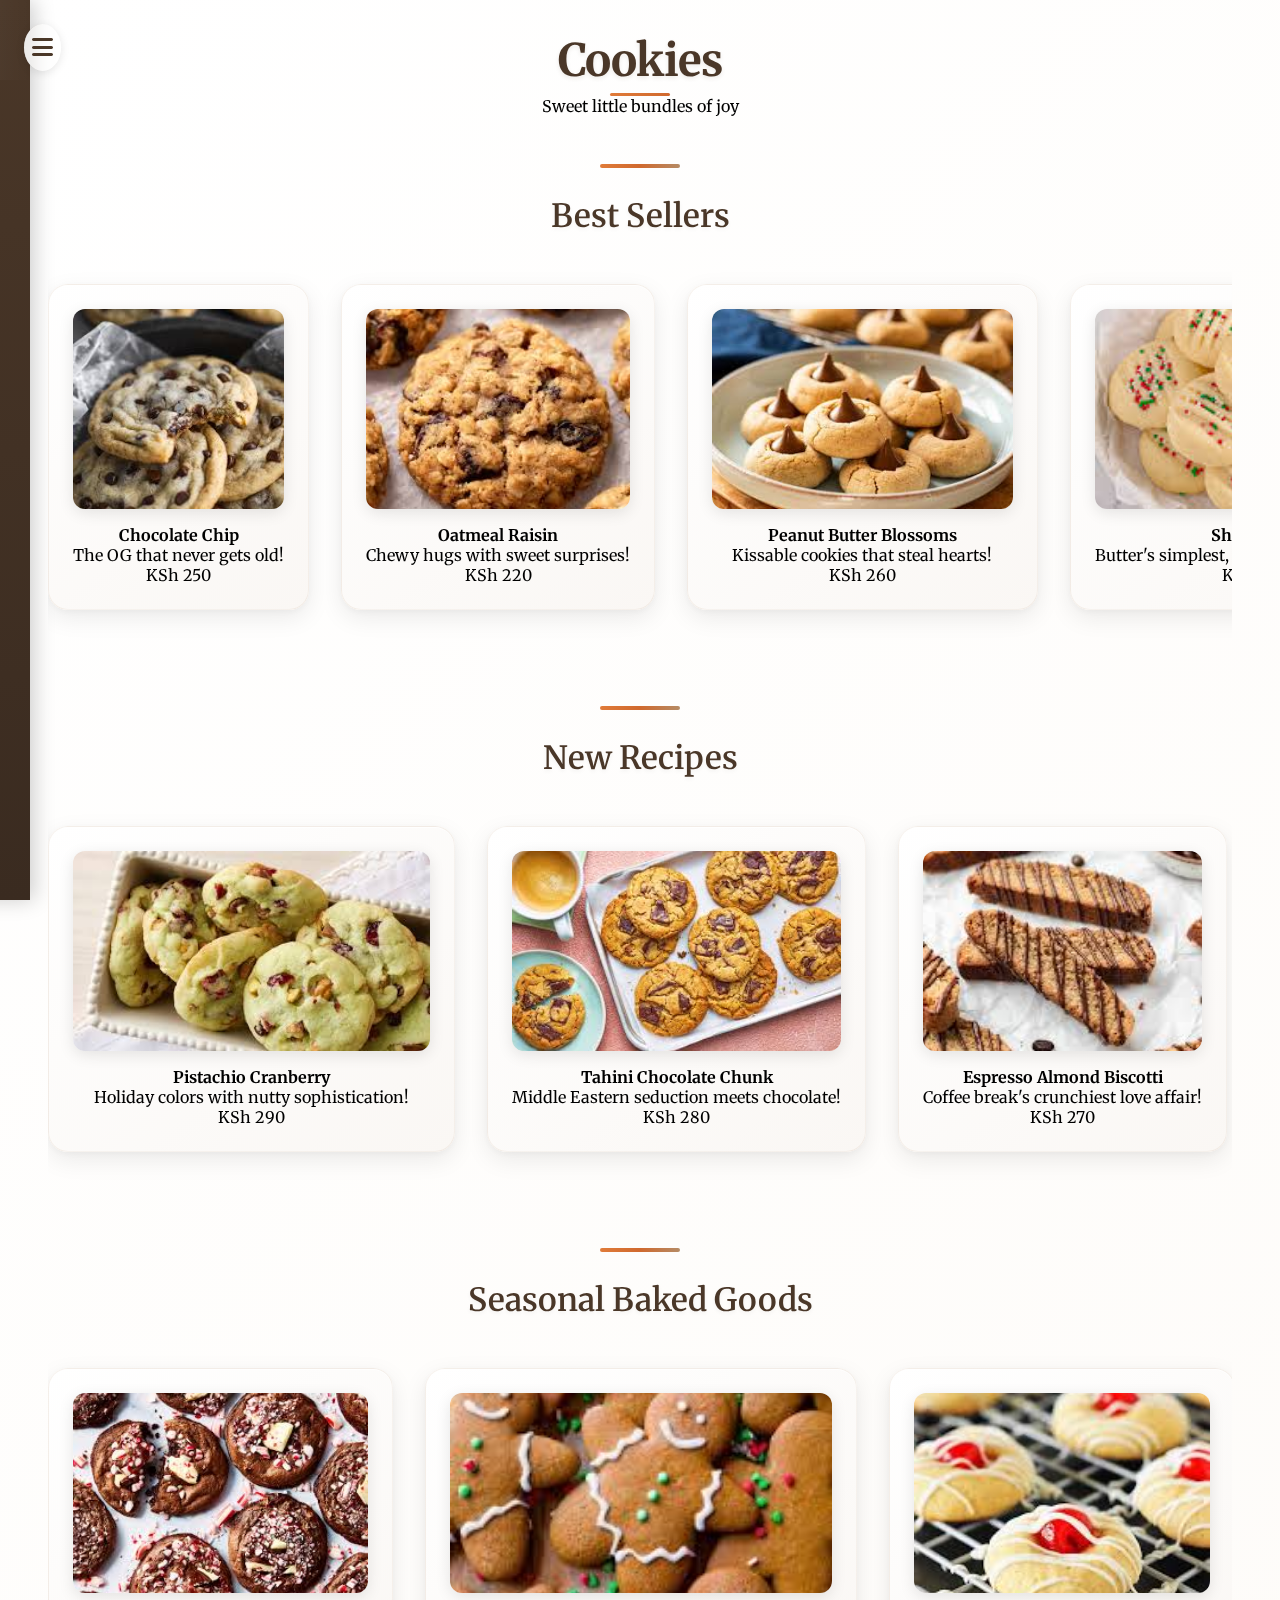
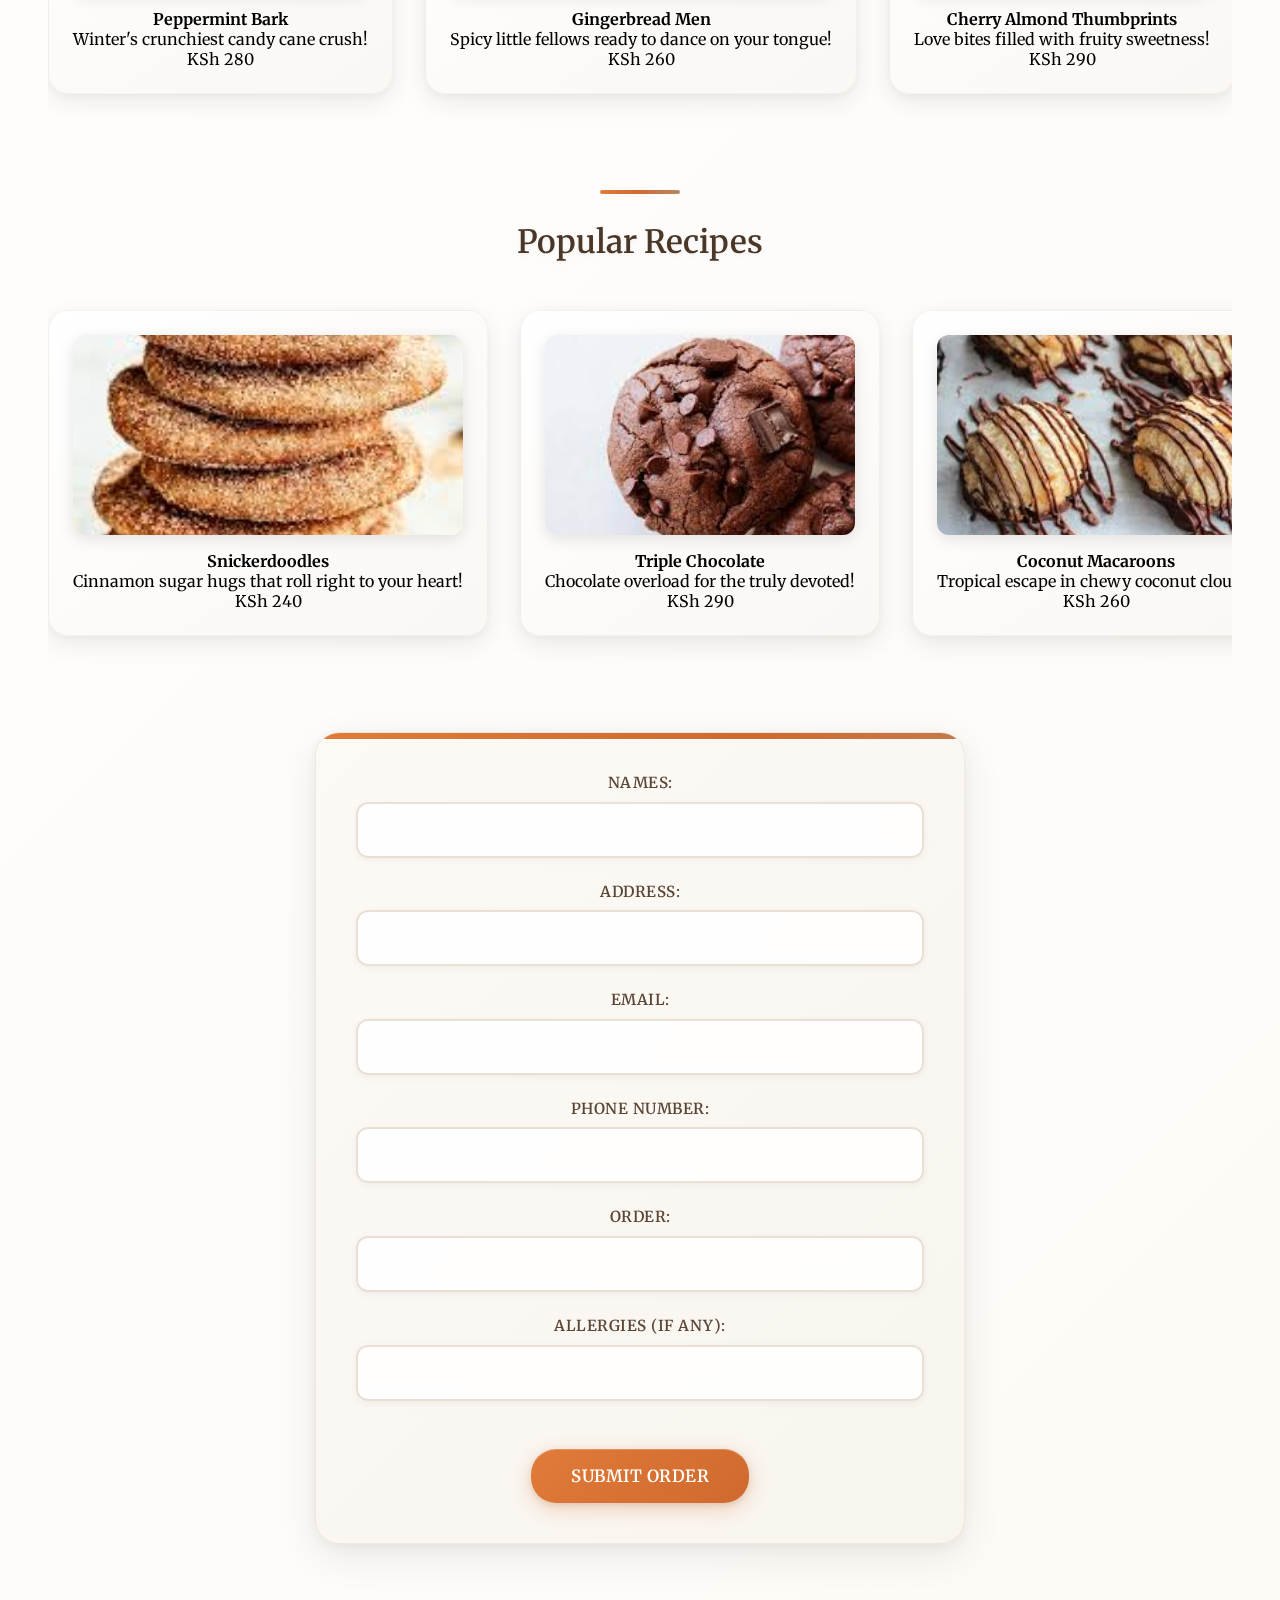
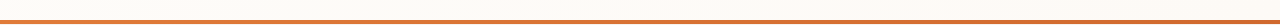
<file: cookies.html>
<!DOCTYPE html>
<html lang="en">
<head>
  <meta charset="UTF-8">
  <meta name="viewport" content="width=device-width, initial-scale=1.0">
  <title>My Bakery</title>
<link
  rel="stylesheet"
  href="https://cdnjs.cloudflare.com/ajax/libs/font-awesome/6.5.0/css/all.min.css"
/>


  <link rel="stylesheet" href="styles.css">
  <script src = "js\main.js"></script>

  <!--Google Fonts-->
  <link href="https://fonts.googleapis.com/css2?family=Marck+Script&family=Merriweather&display=swap" rel="stylesheet">
   
</head>

<header>
    <div class="hamburger">
            <i class="fas fa-bars"></i>
        </div>
    <h1>Cookies</h1>
    <p>Sweet little bundles of joy</p>


    <nav class="nav-menu">
        <ul>
            <li><a href="index.html">Home</a></li>
            <li><a href="cakes.html">Cakes</a></li>
            <li><a href="cupcakes.html">Cupcakes</a></li>
            <li><a href="cookies.html">Cookies</a></li>
            <li><a href="savory.html">Bread</a></li>
         
        </ul>
    </nav>

<body>
    <main>
    <!-- Best Sellers -->
    <section class="bestsellers">
        <h2>Best Sellers</h2>
        <div class="carousel">
            <div class="track">
                <div class="card">
                    <figure>
                        <img src="assets\images\cookies\bestsellers\Chocolate Chip cookies.jpeg" alt="Chocolate Chip">
                        <figcaption>
                            <strong>Chocolate Chip</strong><br>
                            <span class="desc">The OG that never gets old!</span><br>
                            <span class="price">KSh 250</span>
                        </figcaption>
                    </figure>
                </div>
                <div class="card">
                    <figure>
                        <img src="assets\images\cookies\bestsellers\oatmeal raisin.jpeg" alt="Oatmeal Raisin">
                        <figcaption>
                            <strong>Oatmeal Raisin</strong><br>
                            <span class="desc">Chewy hugs with sweet surprises!</span><br>
                            <span class="price">KSh 220</span>
                        </figcaption>
                    </figure>
                </div>
                <div class="card">
                    <figure>
                        <img src="assets\images\cookies\bestsellers\peanut butter blossoms.jpeg" alt="Peanut Butter Blossoms">
                        <figcaption>
                            <strong>Peanut Butter Blossoms</strong><br>
                            <span class="desc">Kissable cookies that steal hearts!</span><br>
                            <span class="price">KSh 260</span>
                        </figcaption>
                    </figure>
                </div>
                <div class="card">
                    <figure>
                        <img src="assets\images\cookies\bestsellers\shortbread.jpeg" alt="Shortbread">
                        <figcaption>
                            <strong>Shortbread</strong><br>
                            <span class="desc">Butter's simplest, most elegant love letter!</span><br>
                            <span class="price">KSh 200</span>
                        </figcaption>
                    </figure>
                </div>
                <div class="card">
                    <figure>
                        <img src="assets\images\cookies\bestsellers\White Choc Macademia.jpeg" alt="White Choc Macadamia">
                        <figcaption>
                            <strong>White Choc Macadamia</strong><br>
                            <span class="desc">Sweet-salty crunch that haunts your dreams!</span><br>
                            <span class="price">KSh 280</span>
                        </figcaption>
                    </figure>
                </div>
                <div class="card">
                    <figure>
                        <img src="assets\images\cookies\bestsellers\molasses cookies.jpeg" alt="Molasses Cookies">
                        <figcaption>
                            <strong>Molasses Cookies</strong><br>
                            <span class="desc">Spiced warmth in every chewy bite!</span><br>
                            <span class="price">KSh 240</span>
                        </figcaption>
                    </figure>
                </div>
                <div class="card">
                    <figure>
                        <img src="assets\images\cookies\bestsellers\salted caramel cookies.jpeg" alt="Salted Caramel Cookies">
                        <figcaption>
                            <strong>Salted Caramel Cookies</strong><br>
                            <span class="desc">Sweet, salty, sticky perfection!</span><br>
                            <span class="price">KSh 270</span>
                        </figcaption>
                    </figure>
                </div>
                <!-- Duplicate for infinite scroll -->
                <div class="card">
                    <figure>
                        <img src="assets\images\cookies\bestsellers\Chocolate Chip cookies.jpeg" alt="Chocolate Chip">
                        <figcaption>
                            <strong>Chocolate Chip</strong><br>
                            <span class="desc">The OG that never gets old!</span><br>
                            <span class="price">KSh 250</span>
                        </figcaption>
                    </figure>
                </div>
                <div class="card">
                    <figure>
                        <img src="assets\images\cookies\bestsellers\oatmeal raisin.jpeg" alt="Oatmeal Raisin">
                        <figcaption>
                            <strong>Oatmeal Raisin</strong><br>
                            <span class="desc">Chewy hugs with sweet surprises!</span><br>
                            <span class="price">KSh 220</span>
                        </figcaption>
                    </figure>
                </div>
                <div class="card">
                    <figure>
                        <img src="assets\images\cookies\bestsellers\peanut butter blossoms.jpeg" alt="Peanut Butter Blossoms">
                        <figcaption>
                            <strong>Peanut Butter Blossoms</strong><br>
                            <span class="desc">Kissable cookies that steal hearts!</span><br>
                            <span class="price">KSh 260</span>
                        </figcaption>
                    </figure>
                </div>
                <div class="card">
                    <figure>
                        <img src="assets\images\cookies\bestsellers\shortbread.jpeg" alt="Shortbread">
                        <figcaption>
                            <strong>Shortbread</strong><br>
                            <span class="desc">Butter's simplest, most elegant love letter!</span><br>
                            <span class="price">KSh 200</span>
                        </figcaption>
                    </figure>
                </div>
                <div class="card">
                    <figure>
                        <img src="assets\images\cookies\bestsellers\White Choc Macademia.jpeg" alt="White Choc Macadamia">
                        <figcaption>
                            <strong>White Choc Macadamia</strong><br>
                            <span class="desc">Sweet-salty crunch that haunts your dreams!</span><br>
                            <span class="price">KSh 280</span>
                        </figcaption>
                    </figure>
                </div>
                <div class="card">
                    <figure>
                        <img src="assets\images\cookies\bestsellers\molasses cookies.jpeg" alt="Molasses Cookies">
                        <figcaption>
                            <strong>Molasses Cookies</strong><br>
                            <span class="desc">Spiced warmth in every chewy bite!</span><br>
                            <span class="price">KSh 240</span>
                        </figcaption>
                    </figure>
                </div>
                <div class="card">
                    <figure>
                        <img src="assets\images\cookies\bestsellers\salted caramel cookies.jpeg" alt="Salted Caramel Cookies">
                        <figcaption>
                            <strong>Salted Caramel Cookies</strong><br>
                            <span class="desc">Sweet, salty, sticky perfection!</span><br>
                            <span class="price">KSh 270</span>
                        </figcaption>
                    </figure>
                </div>
            </div>
        </div>
    </section>

    <!-- New Recipes -->
    <section class="newrecipes">
        <h2>New Recipes</h2>
        <div class="carousel">
            <div class="track">
                <div class="card">
                    <figure>
                        <img src="assets\images\cookies\new-recipes\pistachio cranberry cookies.jpeg" alt="Pistachio Cranberry">
                        <figcaption>
                            <strong>Pistachio Cranberry</strong><br>
                            <span class="desc">Holiday colors with nutty sophistication!</span><br>
                            <span class="price">KSh 290</span>
                        </figcaption>
                    </figure>
                </div>
                <div class="card">
                    <figure>
                        <img src="assets\images\cookies\new-recipes\tahini chocolate.jpeg" alt="Tahini Chocolate Chunk">
                        <figcaption>
                            <strong>Tahini Chocolate Chunk</strong><br>
                            <span class="desc">Middle Eastern seduction meets chocolate!</span><br>
                            <span class="price">KSh 280</span>
                        </figcaption>
                    </figure>
                </div>
                <div class="card">
                    <figure>
                        <img src="assets\images\cookies\new-recipes\espresso almond cookies.jpeg" alt="Espresso Almond Biscotti">
                        <figcaption>
                            <strong>Espresso Almond Biscotti</strong><br>
                            <span class="desc">Coffee break's crunchiest love affair!</span><br>
                            <span class="price">KSh 270</span>
                        </figcaption>
                    </figure>
                </div>
                <div class="card">
                    <figure>
                        <img src="assets\images\cookies\new-recipes\brown butter pecans.jpeg" alt="Brown Butter Pecan">
                        <figcaption>
                            <strong>Brown Butter Pecan</strong><br>
                            <span class="desc">Nutty, buttery, dangerously addictive!</span><br>
                            <span class="price">KSh 300</span>
                        </figcaption>
                    </figure>
                </div>
                <div class="card">
                    <figure>
                        <img src="assets\images\cookies\new-recipes\s'mores cookies.jpeg" alt="S’mores Cookies">
                        <figcaption>
                            <strong>S'mores Cookies</strong><br>
                            <span class="desc">Campfire memories, no tent required!</span><br>
                            <span class="price">KSh 290</span>
                        </figcaption>
                    </figure>
                </div>
                <div class="card">
                    <figure>
                        <img src="assets\images\cookies\new-recipes\white rasberry cookies.jpeg" alt="White Choc Raspberry">
                        <figcaption>
                            <strong>White Choc Raspberry</strong><br>
                            <span class="desc">Tart meets sweet in cookie heaven!</span><br>
                            <span class="price">KSh 280</span>
                        </figcaption>
                    </figure>
                </div>
                <div class="card">
                    <figure>
                        <img src="assets\images\cookies\new-recipes\chcocolate swirl.jpeg" alt="Choco-Hazelnut Swirls">
                        <figcaption>
                            <strong>Choco-Hazelnut Swirls</strong><br>
                            <span class="desc">Nutella's wild chocolate fantasy!</span><br>
                            <span class="price">KSh 310</span>
                        </figcaption>
                    </figure>
                </div>
                <!-- Duplicate for infinite scroll -->
                <div class="card">
                    <figure>
                        <img src="assets\images\cookies\new-recipes\pistachio cranberry cookies.jpeg" alt="Pistachio Cranberry">
                        <figcaption>
                            <strong>Pistachio Cranberry</strong><br>
                            <span class="desc">Holiday colors with nutty sophistication!</span><br>
                            <span class="price">KSh 290</span>
                        </figcaption>
                    </figure>
                </div>
                <div class="card">
                    <figure>
                        <img src="assets\images\cookies\new-recipes\tahini chocolate.jpeg" alt="Tahini Chocolate Chunk">
                        <figcaption>
                            <strong>Tahini Chocolate Chunk</strong><br>
                            <span class="desc">Middle Eastern seduction meets chocolate!</span><br>
                            <span class="price">KSh 280</span>
                        </figcaption>
                    </figure>
                </div>
                <div class="card">
                    <figure>
                        <img src="assets\images\cookies\new-recipes\espresso almond cookies.jpeg" alt="Espresso Almond Biscotti">
                        <figcaption>
                            <strong>Espresso Almond Biscotti</strong><br>
                            <span class="desc">Coffee break's crunchiest love affair!</span><br>
                            <span class="price">KSh 270</span>
                        </figcaption>
                    </figure>
                </div>
                <div class="card">
                    <figure>
                        <img src="assets\images\cookies\new-recipes\brown butter pecans.jpeg" alt="Brown Butter Pecan">
                        <figcaption>
                            <strong>Brown Butter Pecan</strong><br>
                            <span class="desc">Nutty, buttery, dangerously addictive!</span><br>
                            <span class="price">KSh 300</span>
                        </figcaption>
                    </figure>
                </div>
                <div class="card">
                    <figure>
                        <img src="assets\images\cookies\new-recipes\s'mores cookies.jpeg" alt="S’mores Cookies">
                        <figcaption>
                            <strong>S'mores Cookies</strong><br>
                            <span class="desc">Campfire memories, no tent required!</span><br>
                            <span class="price">KSh 290</span>
                        </figcaption>
                    </figure>
                </div>
                <div class="card">
                    <figure>
                        <img src="assets\images\cookies\new-recipes\white rasberry cookies.jpeg" alt="White Choc Raspberry">
                        <figcaption>
                            <strong>White Choc Raspberry</strong><br>
                            <span class="desc">Tart meets sweet in cookie heaven!</span><br>
                            <span class="price">KSh 280</span>
                        </figcaption>
                    </figure>
                </div>
                <div class="card">
                    <figure>
                        <img src="assets\images\cookies\new-recipes\chcocolate swirl.jpeg" alt="Choco-Hazelnut Swirls">
                        <figcaption>
                            <strong>Choco-Hazelnut Swirls</strong><br>
                            <span class="desc">Nutella's wild chocolate fantasy!</span><br>
                            <span class="price">KSh 310</span>
                        </figcaption>
                    </figure>
                </div>
            </div>
        </div>
    </section>

    <!-- Seasonal Baked Goods -->
    <section class="seasonalbakedgoods">
        <h2>Seasonal Baked Goods</h2>
        <div class="carousel">
            <div class="track">
            <div class="card">
                <figure>
                <img src="assets\images\cookies\seasonal\peppermint bark.jpeg" alt="Peppermint Bark">
                <figcaption>
                    <strong>Peppermint Bark</strong><br>
                    <span class="desc">Winter's crunchiest candy cane crush!</span><br>
                    <span class="price">KSh 280</span>
                </figcaption>
                </figure>
            </div>
            <div class="card">
                <figure>
                <img src="assets\images\cookies\seasonal\gingerbread cookie.jpeg" alt="Gingerbread Men">
                <figcaption>
                    <strong>Gingerbread Men</strong><br>
                    <span class="desc">Spicy little fellows ready to dance on your tongue!</span><br>
                    <span class="price">KSh 260</span>
                </figcaption>
                </figure>
            </div>
            <div class="card">
                <figure>
                <img src="assets\images\cookies\seasonal\cherry almond thumbprints.jpeg" alt="Cherry Almond Thumbprints">
                <figcaption>
                    <strong>Cherry Almond Thumbprints</strong><br>
                    <span class="desc">Love bites filled with fruity sweetness!</span><br>
                    <span class="price">KSh 290</span>
                </figcaption>
                </figure>
            </div>
            <div class="card">
                <figure>
                <img src="assets\images\cookies\seasonal\snowflake sugar cookies.jpeg" alt="Snowflake Sugar Cookies">
                <figcaption>
                    <strong>Snowflake Sugar Cookies</strong><br>
                    <span class="desc">Winter magic, sweet as fresh snow!</span><br>
                    <span class="price">KSh 240</span>
                </figcaption>
                </figure>
            </div>
            <div class="card">
                <figure>
                <img src="assets\images\cookies\seasonal\maple pecan cookies.jpeg" alt="Maple Pecan Cookies">
                <figcaption>
                    <strong>Maple Pecan Cookies</strong><br>
                    <span class="desc">Autumn leaves and breakfast dreams!</span><br>
                    <span class="price">KSh 300</span>
                </figcaption>
                </figure>
            </div>
            <!-- The following card is missing the opening <div class="card"> tag -->
            <div class="card">
                <figure>
                <img src="assets\images\cookies\seasonal\spring butterfly.jpeg" alt="Spring Butterflies">
                <figcaption>
                    <strong>Spring Butterflies</strong><br>
                    <span class="desc">Pastel pretties that flutter with flavor!</span><br>
                    <span class="price">KSh 250</span>
                </figcaption>
                </figure>
            </div>
            <div class="card">
                <figure>
                <img src="assets\images\cookies\seasonal\spiced orange.jpeg" alt="Spiced Orange Stars">
                <figcaption>
                    <strong>Spiced Orange Stars</strong><br>
                    <span class="desc">Winter night's most aromatic constellation!</span><br>
                    <span class="price">KSh 270</span>
                </figcaption>
                </figure>
            </div>
            <!-- Duplicate for infinite scroll -->
            <div class="card">
                <figure>
                <img src="assets\images\cookies\seasonal\peppermint bark.jpeg" alt="Peppermint Bark">
                <figcaption>
                    <strong>Peppermint Bark</strong><br>
                    <span class="desc">Winter's crunchiest candy cane crush!</span><br>
                    <span class="price">KSh 280</span>
                </figcaption>
                </figure>
            </div>
            <div class="card">
                <figure>
                <img src="assets\images\cookies\seasonal\gingerbread cookie.jpeg" alt="Gingerbread Men">
                <figcaption>
                    <strong>Gingerbread Men</strong><br>
                    <span class="desc">Spicy little fellows ready to dance on your tongue!</span><br>
                    <span class="price">KSh 260</span>
                </figcaption>
                </figure>
            </div>
            <div class="card">
                <figure>
                <img src="assets\images\cookies\seasonal\cherry almond thumbprints.jpeg" alt="Cherry Almond Thumbprints">
                <figcaption>
                    <strong>Cherry Almond Thumbprints</strong><br>
                    <span class="desc">Love bites filled with fruity sweetness!</span><br>
                    <span class="price">KSh 290</span>
                </figcaption>
                </figure>
            </div>
            <div class="card">
                <figure>
                <img src="assets\images\cookies\seasonal\snowflake sugar cookies.jpeg" alt="Snowflake Sugar Cookies">
                <figcaption>
                    <strong>Snowflake Sugar Cookies</strong><br>
                    <span class="desc">Winter magic, sweet as fresh snow!</span><br>
                    <span class="price">KSh 240</span>
                </figcaption>
                </figure>
            </div>
            <div class="card">
                <figure>
                <img src="assets\images\cookies\seasonal\maple pecan cookies.jpeg" alt="Maple Pecan Cookies">
                <figcaption>
                    <strong>Maple Pecan Cookies</strong><br>
                    <span class="desc">Autumn leaves and breakfast dreams!</span><br>
                    <span class="price">KSh 300</span>
                </figcaption>
                </figure>
            </div>
            <div class="card">
                <figure>
                <img src="assets\images\cookies\seasonal\spring butterfly.jpeg" alt="Spring Butterflies">
                <figcaption>
                    <strong>Spring Butterflies</strong><br>
                    <span class="desc">Pastel pretties that flutter with flavor!</span><br>
                    <span class="price">KSh 250</span>
                </figcaption>
                </figure>
            </div>
            <div class="card">
                <figure>
                <img src="assets\images\cookies\seasonal\spiced orange.jpeg" alt="Spiced Orange Stars">
                <figcaption>
                    <strong>Spiced Orange Stars</strong><br>
                    <span class="desc">Winter night's most aromatic constellation!</span><br>
                    <span class="price">KSh 270</span>
                </figcaption>
                </figure>
            </div>
            </div>
        </div>
    </section>

    <!-- Popular Recipes -->
    <section class="popularrecipes">
        <h2>Popular Recipes</h2>
        <div class="carousel">
            <div class="track">
                <div class="card">
                    <figure>
                        <img src="assets\images\cookies\popular\snickerdoddles.jpeg" alt="Snickerdoodles">
                        <figcaption>
                            <strong>Snickerdoodles</strong><br>
                            <span class="desc">Cinnamon sugar hugs that roll right to your heart!</span><br>
                            <span class="price">KSh 240</span>
                        </figcaption>
                    </figure>
                </div>
                <div class="card">
                    <figure>
                        <img src="assets\images\cookies\popular\triple chocolate cookies.jpeg" alt="Triple Chocolate">
                        <figcaption>
                            <strong>Triple Chocolate</strong><br>
                            <span class="desc">Chocolate overload for the truly devoted!</span><br>
                            <span class="price">KSh 290</span>
                        </figcaption>
                    </figure>
                </div>
                <div class="card">
                    <figure>
                        <img src="assets\images\cookies\popular\coconut macarons.jpeg" alt="Coconut Macaroons">
                        <figcaption>
                            <strong>Coconut Macaroons</strong><br>
                            <span class="desc">Tropical escape in chewy coconut clouds!</span><br>
                            <span class="price">KSh 260</span>
                        </figcaption>
                    </figure>
                </div>
                <div class="card">
                    <figure>
                        <img src="assets\images\cookies\popular\almond sandies.jpeg" alt="Almond Sandies">
                        <figcaption>
                            <strong>Almond Sandies</strong><br>
                            <span class="desc">Nutty crunch with buttery sophistication!</span><br>
                            <span class="price">KSh 250</span>
                        </figcaption>
                    </figure>
                </div>
                <div class="card">
                    <figure>
                        <img src="assets\images\cookies\popular\lemon shortbread.jpeg" alt="Lemon Shortbread">
                        <figcaption>
                            <strong>Lemon Shortbread</strong><br>
                            <span class="desc">Zesty sunshine meets buttery elegance!</span><br>
                            <span class="price">KSh 230</span>
                        </figcaption>
                    </figure>
                </div>
                <div class="card">
                    <figure>
                        <img src="assets\images\cookies\popular\chocolate biscotti.jpeg" alt="Chocolate Dipped Biscotti">
                        <figcaption>
                            <strong>Chocolate Dipped Biscotti</strong><br>
                            <span class="desc">Italian coffee break's chocolatey upgrade!</span><br>
                            <span class="price">KSh 280</span>
                        </figcaption>
                    </figure>
                </div>
                <div class="card">
                    <figure>
                        <img src="assets\images\cookies\popular\sugar cookie.jpeg" alt="Classic Sugar Cookies">
                        <figcaption>
                            <strong>Classic Sugar Cookies</strong><br>
                            <span class="desc">The canvas for all your decorating dreams!</span><br>
                            <span class="price">KSh 220</span>
                        </figcaption>
                    </figure>
                </div>
                <!-- Duplicate for infinite scroll -->
                <div class="card">
                    <figure>
                        <img src="assets\images\cookies\popular\snickerdoddles.jpeg" alt="Snickerdoodles">
                        <figcaption>
                            <strong>Snickerdoodles</strong><br>
                            <span class="desc">Cinnamon sugar hugs that roll right to your heart!</span><br>
                            <span class="price">KSh 240</span>
                        </figcaption>
                    </figure>
                </div>
                <div class="card">
                    <figure>
                        <img src="assets\images\cookies\popular\triple chocolate cookies.jpeg" alt="Triple Chocolate">
                        <figcaption>
                            <strong>Triple Chocolate</strong><br>
                            <span class="desc">Chocolate overload for the truly devoted!</span><br>
                            <span class="price">KSh 290</span>
                        </figcaption>
                    </figure>
                </div>
                <div class="card">
                    <figure>
                        <img src="assets\images\cookies\popular\coconut macarons.jpeg" alt="Coconut Macaroons">
                        <figcaption>
                            <strong>Coconut Macaroons</strong><br>
                            <span class="desc">Tropical escape in chewy coconut clouds!</span><br>
                            <span class="price">KSh 260</span>
                        </figcaption>
                    </figure>
                </div>
                <div class="card">
                    <figure>
                        <img src="assets\images\cookies\popular\almond sandies.jpeg" alt="Almond Sandies">
                        <figcaption>
                            <strong>Almond Sandies</strong><br>
                            <span class="desc">Nutty crunch with buttery sophistication!</span><br>
                            <span class="price">KSh 250</span>
                        </figcaption>
                    </figure>
                </div>
                <div class="card">
                    <figure>
                        <img src="assets\images\cookies\popular\lemon shortbread.jpeg" alt="Lemon Shortbread">
                        <figcaption>
                            <strong>Lemon Shortbread</strong><br>
                            <span class="desc">Zesty sunshine meets buttery elegance!</span><br>
                            <span class="price">KSh 230</span>
                        </figcaption>
                    </figure>
                </div>
                <div class="card">
                    <figure>
                        <img src="assets\images\cookies\popular\chocolate biscotti.jpeg" alt="Chocolate Dipped Biscotti">
                        <figcaption>
                            <strong>Chocolate Dipped Biscotti</strong><br>
                            <span class="desc">Italian coffee break's chocolatey upgrade!</span><br>
                            <span class="price">KSh 280</span>
                        </figcaption>
                    </figure>
                </div>
                <div class="card">
                    <figure>
                        <img src="assets\images\cookies\popular\sugar cookie.jpeg" alt="Classic Sugar Cookies">
                        <figcaption>
                            <strong>Classic Sugar Cookies</strong><br>
                            <span class="desc">The canvas for all your decorating dreams!</span><br>
                            <span class="price">KSh 220</span>
                        </figcaption>
                    </figure>
                </div>
            </div>
        </div>
    </section>
    <form>
        <label for="name">Names:</label>
        <input type="text" id="name" name="name"><br>

        <label for="address">Address:</label>
        <input type="text" id="address" name="address"><br>

        <label for="email">Email:</label>
        <input type="email" id="email" name="email"><br>

        <label for="phone-number">Phone Number:</label>
        <input type="tel" id="phone-number" name="phone"><br>

        <label for="order">Order:</label>
        <input type="text" id="order" name="order"><br>

        <label for="allergies">Allergies (if any):</label>
        <input type="text" id="allergies" name="allergies"><br>

        <button type="submit">Submit Order</button>
    </form>

    </main>
</body>
</html>
</file>
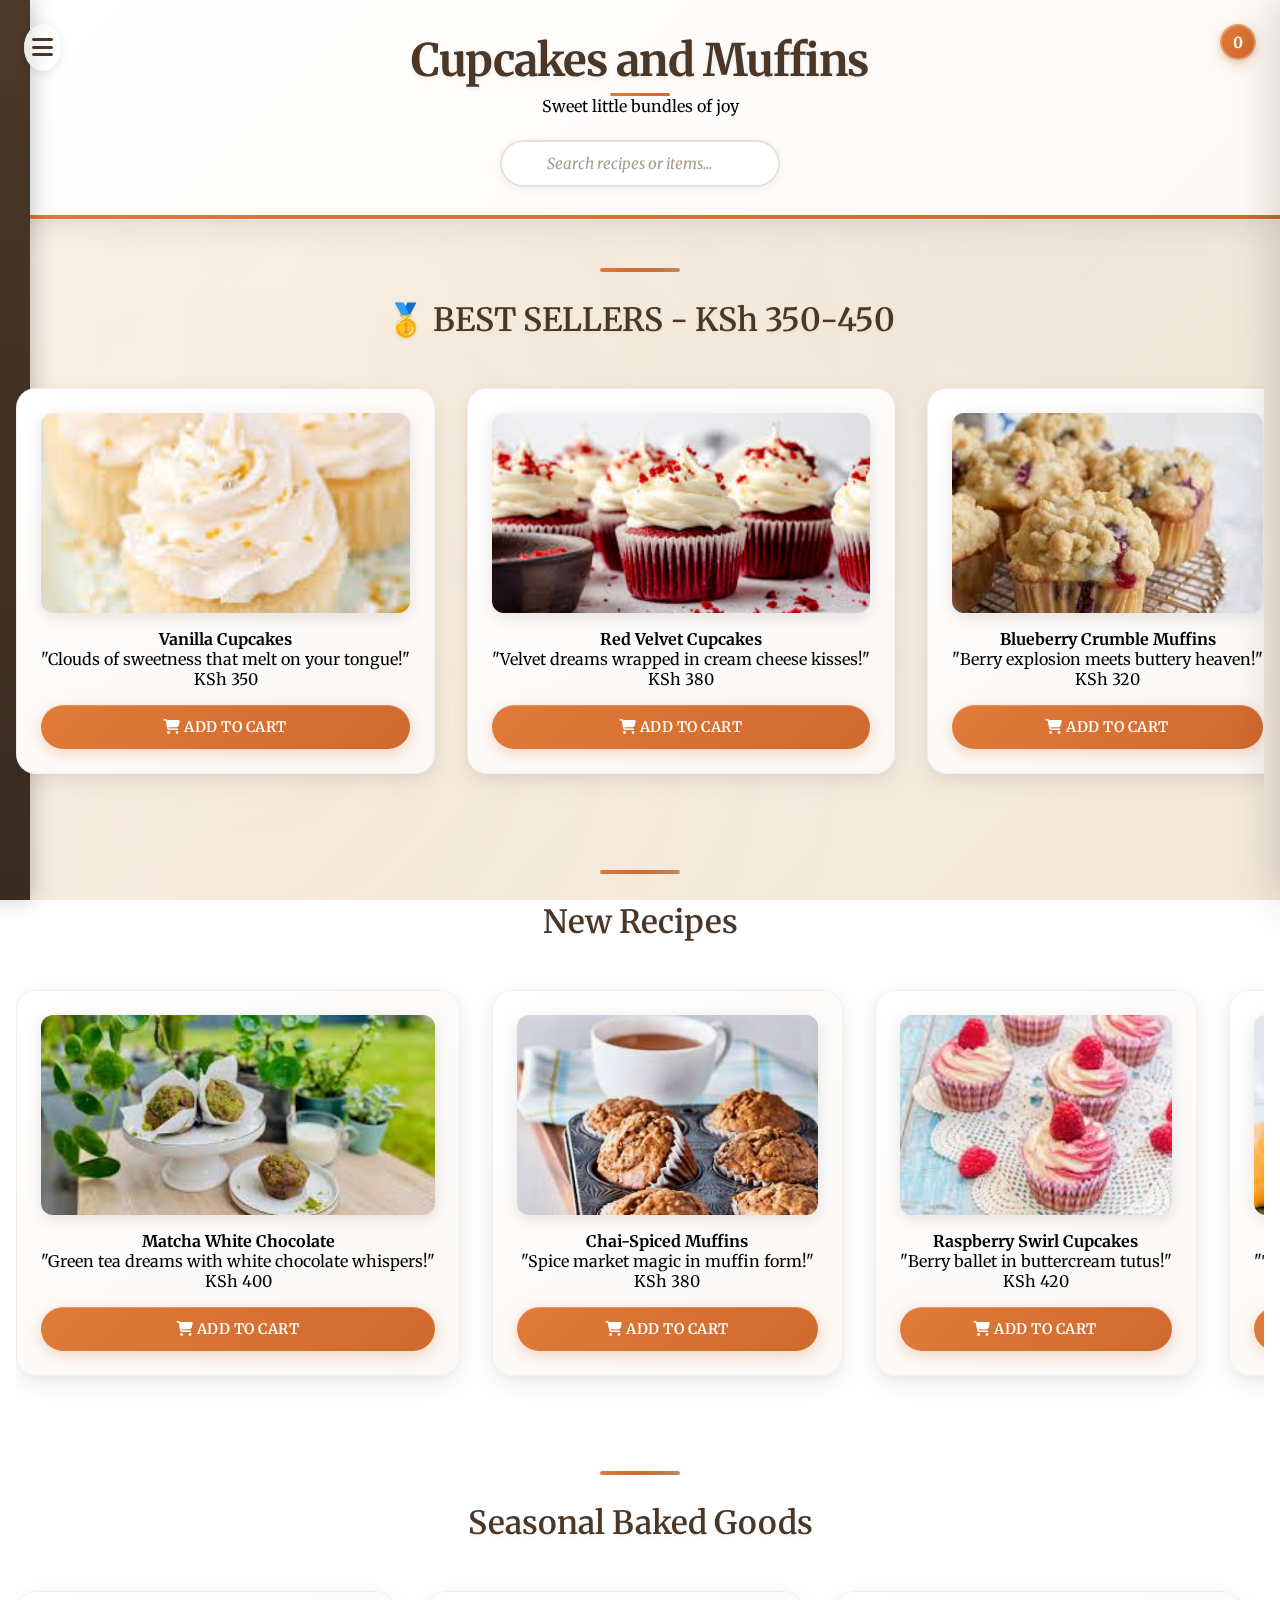
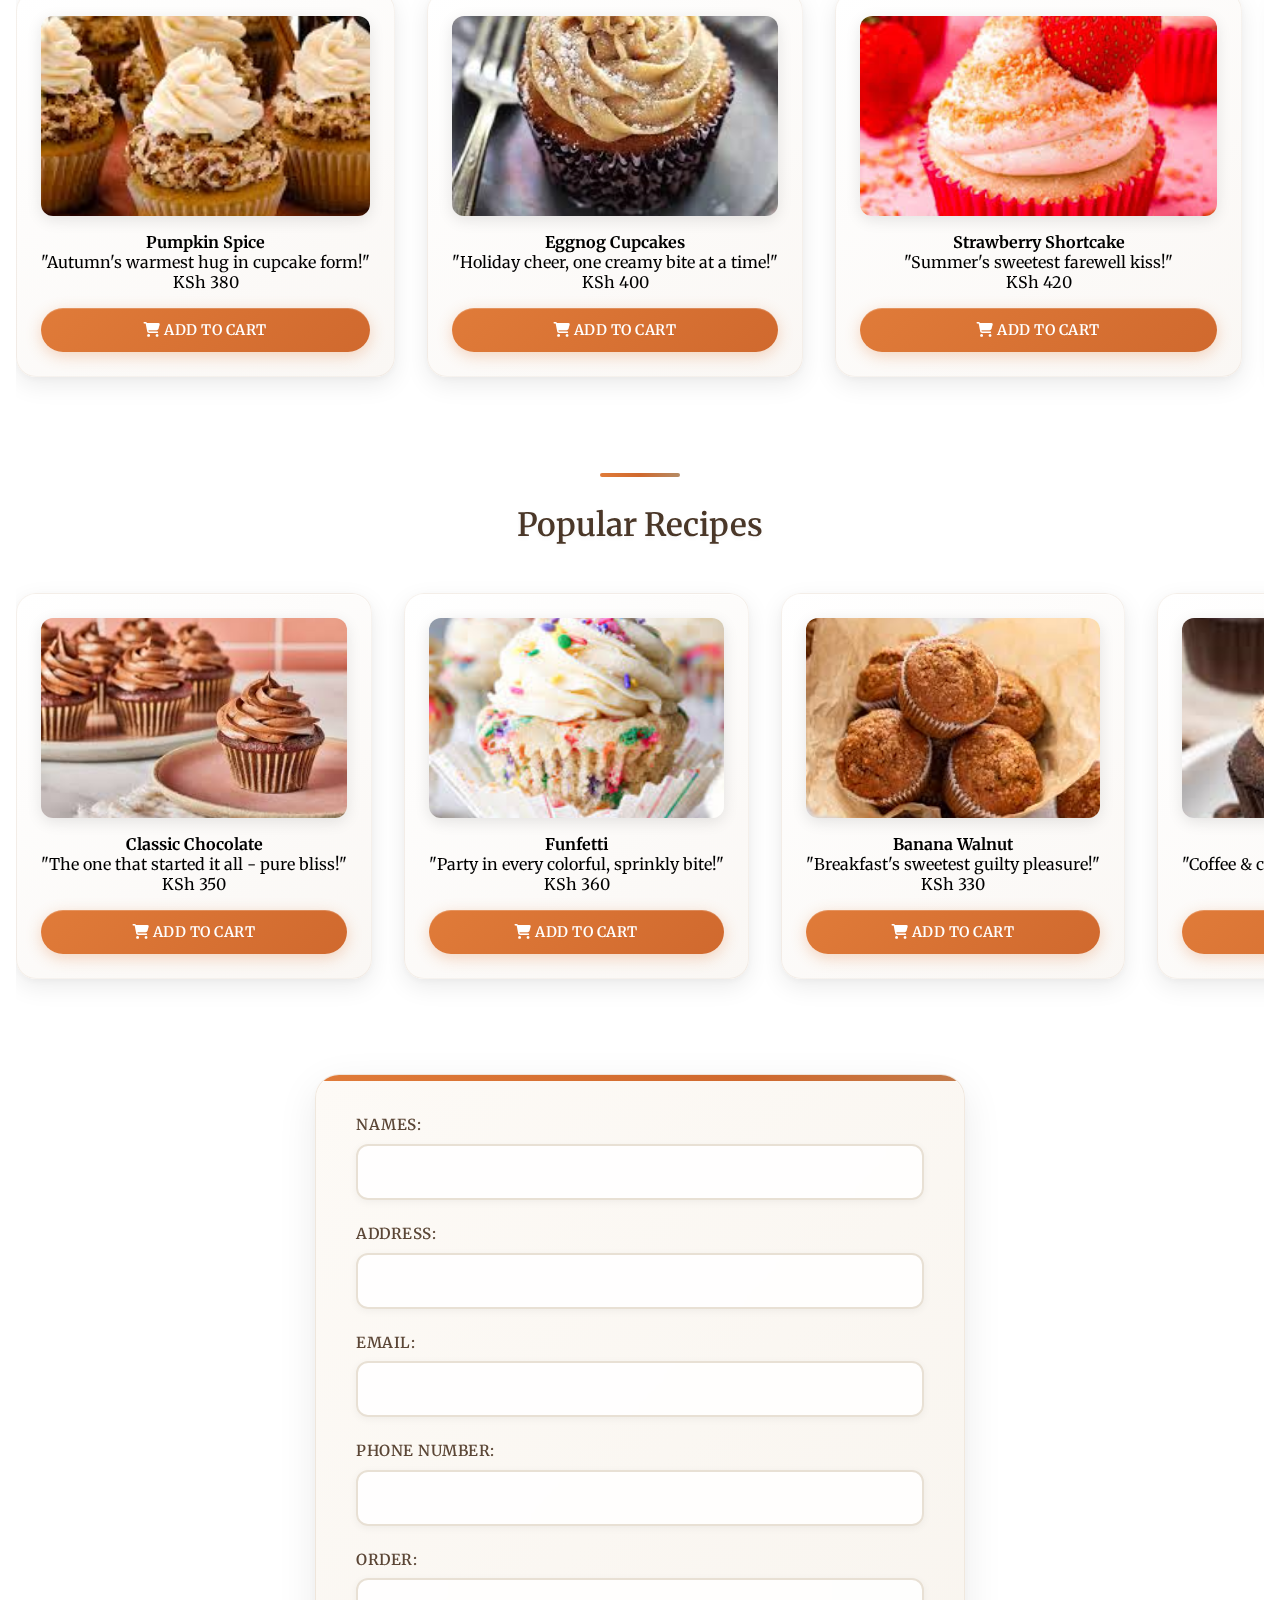
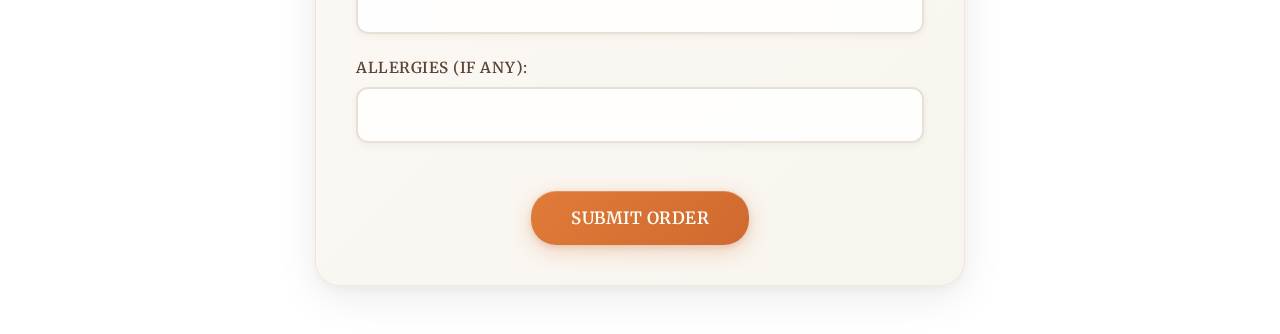
<file: cupcakes.html>
<!DOCTYPE html>
<html lang="en">
<head>
  <meta charset="UTF-8">
  <meta name="viewport" content="width=device-width, initial-scale=1.0">
  <title>My Bakery</title>
<link
  rel="stylesheet"
  href="https://cdnjs.cloudflare.com/ajax/libs/font-awesome/6.5.0/css/all.min.css"
/>


  <link rel="stylesheet" href="styles.css">
  <script src = "js\main.js"></script>

  <!--Google Fonts-->
  <link href="https://fonts.googleapis.com/css2?family=Marck+Script&family=Merriweather&display=swap" rel="stylesheet">
   
</head>



<body>

<header>
            <div class="hamburger">
            <i class="fas fa-bars"></i>
        </div>
    <h1>Cupcakes and Muffins</h1>
    <p>Sweet little bundles of joy</p>
        <div class="search-bar">
            <input type="text" id="searchInput" placeholder="Search recipes or items...">
        </div>
         <!-- Add this to your header, near the hamburger menu -->
<div class="cart-counter" id="cartCounter">0</div>
<!-- Cart Modal -->
<div class="cart-modal" id="cartModal">
    <div class="cart-header">
        <h3>Your Cart</h3>
        <button class="close-cart" id="closeCart">×</button>
    </div>
    <div id="cartItems" class="cart-items">
        <!-- Cart items will appear here -->
    </div>
    <div class="cart-footer">
        <div class="cart-total">
            <strong>Total: <span id="cartTotal">KSh 0</span></strong>
        </div>
        <button class="checkout-btn">Proceed to Checkout</button>
        <button class="clear-cart-btn" onclick="cart.clearCart()">Clear Cart</button>
    </div>
    </header>

    <nav class="nav-menu">
        <ul>
            <li><a href="index.html">Home</a></li>
            <li><a href="cakes.html">Cakes</a></li>
            <li><a href="cupcakes.html">Cupcakes</a></li>
            <li><a href="cookies.html">Cookies</a></li>
            <li><a href="savory.html">Bread</a></li>
         
        </ul>
    </nav>

<body>
    <main>
    <!-- Best Sellers -->
    <section class="bestsellers">
        <h2>🥇 BEST SELLERS - KSh 350-450</h2>
        <div class="carousel">
            <div class="track">
                <!-- 7 cards -->
                <div class="card">
                    <figure>
                        <img src="assets/images/cupcakes-muffins/bestsellers/vanilla cupcake.jpeg" alt="Vanilla Cupcakes">
                        <figcaption>
                            <strong>Vanilla Cupcakes</strong><br>
                            <span>"Clouds of sweetness that melt on your tongue!"</span><br>
                            <span>KSh 350</span>
                        </figcaption>
                        <button class="add-to-cart" data-name="Vanilla Cupcakes" data-price="350">
                            <i class="fas fa-shopping-cart"></i> Add to Cart
                        </button>
                    </figure>
                </div>
                <div class="card">
                    <figure>
                        <img src="assets/images/cupcakes-muffins/bestsellers/red velvet cupckaes.jpeg" alt="Red Velvet Cupcakes">
                        <figcaption>
                            <strong>Red Velvet Cupcakes</strong><br>
                            <span>"Velvet dreams wrapped in cream cheese kisses!"</span><br>
                            <span>KSh 380</span>
                        </figcaption>
                        <button class="add-to-cart" data-name="Red Velvet Cupcakes" data-price="380">
                            <i class="fas fa-shopping-cart"></i> Add to Cart
                        </button>
                    </figure>
                </div>
                <div class="card">
                    <figure>
                        <img src="assets/images/cupcakes-muffins/bestsellers/bluebeery crumble.jpeg" alt="Blueberry Crumble Muffins">
                        <figcaption>
                            <strong>Blueberry Crumble Muffins</strong><br>
                            <span>"Berry explosion meets buttery heaven!"</span><br>
                            <span>KSh 320</span>
                        </figcaption>
                        <button class="add-to-cart" data-name="Blueberry Crumble Muffins" data-price="320">
                            <i class="fas fa-shopping-cart"></i> Add to Cart
                        </button>
                    </figure>
                </div>
                <div class="card">
                    <figure>
                        <img src="assets/images/cupcakes-muffins/bestsellers/double chocolate muffins.jpeg" alt="Double Chocolate Muffins">
                        <figcaption>
                            <strong>Double Chocolate Muffins</strong><br>
                            <span>"For when one chocolate just won't do!"</span><br>
                            <span>KSh 340</span>
                        </figcaption>
                        <button class="add-to-cart" data-name="Double Chocolate Muffins" data-price="340">
                            <i class="fas fa-shopping-cart"></i> Add to Cart
                        </button>
                    </figure>
                </div>
                <div class="card">
                    <figure>
                        <img src="assets/images/cupcakes-muffins/bestsellers/lemon drizzle.jpeg" alt="Lemon Drizzle Cupcakes">
                        <figcaption>
                            <strong>Lemon Drizzle Cupcakes</strong><br>
                            <span>"Zesty sunshine in every buttery bite!"</span><br>
                            <span>KSh 350</span>
                        </figcaption>
                        <button class="add-to-cart" data-name="Lemon Drizzle Cupcakes" data-price="350">
                            <i class="fas fa-shopping-cart"></i> Add to Cart
                        </button>
                    </figure>
                </div>
                <div class="card">
                    <figure>
                        <img src="assets/images/cupcakes-muffins/bestsellers/chocolate peanut butter.jpeg" alt="Chocolate Peanut Butter Cupcakes">
                        <figcaption>
                            <strong>Chocolate Peanut Butter Cupcakes</strong><br>
                            <span>"Peanut butter's wild chocolate romance!"</span><br>
                            <span>KSh 380</span>
                        </figcaption>
                        <button class="add-to-cart" data-name="Chocolate Peanut Butter Cupcakes" data-price="380">
                            <i class="fas fa-shopping-cart"></i> Add to Cart
                        </button>
                    </figure>
                </div>
                <div class="card">
                    <figure>
                        <img src="assets/images/cupcakes-muffins/bestsellers/banana nut.jpeg" alt="Banana Nut Muffins">
                        <figcaption>
                            <strong>Banana Nut Muffins</strong><br>
                            <span>"Comfort in every nutty, fruity hug!"</span><br>
                            <span>KSh 320</span>
                        </figcaption>
                        <button class="add-to-cart" data-name="Banana Nut Muffins" data-price="320">
                            <i class="fas fa-shopping-cart"></i> Add to Cart
                        </button>
                    </figure>
                </div>
                <!-- duplicate of 7 cards -->
                <div class="card">
                    <figure>
                        <img src="assets/images/cupcakes-muffins/bestsellers/vanilla cupcake.jpeg" alt="Vanilla Cupcakes">
                        <figcaption>
                            <strong>Vanilla Cupcakes</strong><br>
                            <span>"Clouds of sweetness that melt on your tongue!"</span><br>
                            <span>KSh 350</span>
                        </figcaption>
                        <button class="add-to-cart" data-name="Vanilla Cupcakes" data-price="350">
                            <i class="fas fa-shopping-cart"></i> Add to Cart
                        </button>
                    </figure>
                </div>
                <div class="card">
                    <figure>
                        <img src="assets/images/cupcakes-muffins/bestsellers/red velvet cupckaes.jpeg" alt="Red Velvet Cupcakes">
                        <figcaption>
                            <strong>Red Velvet Cupcakes</strong><br>
                            <span>"Velvet dreams wrapped in cream cheese kisses!"</span><br>
                            <span>KSh 380</span>
                        </figcaption>
                        <button class="add-to-cart" data-name="Red Velvet Cupcakes" data-price="380">
                            <i class="fas fa-shopping-cart"></i> Add to Cart
                        </button>
                    </figure>
                </div>
                <div class="card">
                    <figure>
                        <img src="assets/images/cupcakes-muffins/bestsellers/bluebeery crumble.jpeg" alt="Blueberry Crumble Muffins">
                        <figcaption>
                            <strong>Blueberry Crumble Muffins</strong><br>
                            <span>"Berry explosion meets buttery heaven!"</span><br>
                            <span>KSh 320</span>
                        </figcaption>
                        <button class="add-to-cart" data-name="Blueberry Crumble Muffins" data-price="320">
                            <i class="fas fa-shopping-cart"></i> Add to Cart
                        </button>
                    </figure>
                </div>
                <div class="card">
                    <figure>
                        <img src="assets/images/cupcakes-muffins/bestsellers/double chocolate muffins.jpeg" alt="Double Chocolate Muffins">
                        <figcaption>
                            <strong>Double Chocolate Muffins</strong><br>
                            <span>"For when one chocolate just won't do!"</span><br>
                            <span>KSh 340</span>
                        </figcaption>
                        <button class="add-to-cart" data-name="Double Chocolate Muffins" data-price="340">
                            <i class="fas fa-shopping-cart"></i> Add to Cart
                        </button>
                    </figure>
                </div>
                <div class="card">
                    <figure>
                        <img src="assets/images/cupcakes-muffins/bestsellers/lemon drizzle.jpeg" alt="Lemon Drizzle Cupcakes">
                        <figcaption>
                            <strong>Lemon Drizzle Cupcakes</strong><br>
                            <span>"Zesty sunshine in every buttery bite!"</span><br>
                            <span>KSh 350</span>
                        </figcaption>
                        <button class="add-to-cart" data-name="Lemon Drizzle Cupcakes" data-price="350">
                            <i class="fas fa-shopping-cart"></i> Add to Cart
                        </button>
                    </figure>
                </div>
                <div class="card">
                    <figure>
                        <img src="assets/images/cupcakes-muffins/bestsellers/chocolate peanut butter.jpeg" alt="Chocolate Peanut Butter Cupcakes">
                        <figcaption>
                            <strong>Chocolate Peanut Butter Cupcakes</strong><br>
                            <span>"Peanut butter's wild chocolate romance!"</span><br>
                            <span>KSh 380</span>
                        </figcaption>
                        <button class="add-to-cart" data-name="Chocolate Peanut Butter Cupcakes" data-price="380">
                            <i class="fas fa-shopping-cart"></i> Add to Cart
                        </button>
                    </figure>
                </div>
                <div class="card">
                    <figure>
                        <img src="assets/images/cupcakes-muffins/bestsellers/banana nut.jpeg" alt="Banana Nut Muffins">
                        <figcaption>
                            <strong>Banana Nut Muffins</strong><br>
                            <span>"Comfort in every nutty, fruity hug!"</span><br>
                            <span>KSh 320</span>
                        </figcaption>
                        <button class="add-to-cart" data-name="Banana Nut Muffins" data-price="320">
                            <i class="fas fa-shopping-cart"></i> Add to Cart
                        </button>
                    </figure>
                </div>
            </div>
        </div>
    </section>

    <!-- New Recipes -->
    <section class="newrecipes">
        <h2>New Recipes</h2>
        <div class="carousel">
            <div class="track">
                <!-- 7 cards -->
                <div class="card">
                    <figure>
                        <img src="assets\images\cupcakes-muffins\new-recipes\matcha white chocolate.jpeg" alt="Matcha White Chocolate">
                        <figcaption>
                            <strong>Matcha White Chocolate</strong><br>
                            <span>"Green tea dreams with white chocolate whispers!"</span><br>
                            <span>KSh 400</span>
                        </figcaption>
                        <button class="add-to-cart" data-name="Matcha White Chocolate" data-price="400">
                            <i class="fas fa-shopping-cart"></i> Add to Cart
                        </button>
                    </figure>
                </div>
                <div class="card">
                    <figure>
                        <img src="assets\images\cupcakes-muffins\new-recipes\chai spice muffins.jpeg" alt="Chai-Spiced Muffins">
                        <figcaption>
                            <strong>Chai-Spiced Muffins</strong><br>
                            <span>"Spice market magic in muffin form!"</span><br>
                            <span>KSh 380</span>
                        </figcaption>
                        <button class="add-to-cart" data-name="Chai-Spiced Muffins" data-price="380">
                            <i class="fas fa-shopping-cart"></i> Add to Cart
                        </button>
                    </figure>
                </div>
                <div class="card">
                    <figure>
                        <img src="assets\images\cupcakes-muffins\new-recipes\rassberry swirl.jpeg" alt="Raspberry Swirl Cupcakes">
                        <figcaption>
                            <strong>Raspberry Swirl Cupcakes</strong><br>
                            <span>"Berry ballet in buttercream tutus!"</span><br>
                            <span>KSh 420</span>
                        </figcaption>
                        <button class="add-to-cart" data-name="Raspberry Swirl Cupcakes" data-price="420">
                            <i class="fas fa-shopping-cart"></i> Add to Cart
                        </button>
                    </figure>
                </div>
                <div class="card">
                    <figure>
                        <img src="assets\images\cupcakes-muffins\new-recipes\mango passion friut.jpeg" alt="Mango Passionfruit Cupcakes">
                        <figcaption>
                            <strong>Mango Passionfruit Cupcakes</strong><br>
                            <span>"Tropical vacation, one bite at a time!"</span><br>
                            <span>KSh 430</span>
                        </figcaption>
                        <button class="add-to-cart" data-name="Mango Passionfruit Cupcakes" data-price="430">
                            <i class="fas fa-shopping-cart"></i> Add to Cart
                        </button>
                    </figure>
                </div>
                <div class="card">
                    <figure>
                        <img src="assets\images\cupcakes-muffins\new-recipes\pistachio rose muffins.jpeg" alt="Pistachio Rose Muffins">
                        <figcaption>
                            <strong>Pistachio Rose Muffins</strong><br>
                            <span>"Persian garden party in your mouth!"</span><br>
                            <span>KSh 410</span>
                        </figcaption>
                        <button class="add-to-cart" data-name="Pistachio Rose Muffins" data-price="410">
                            <i class="fas fa-shopping-cart"></i> Add to Cart
                        </button>
                    </figure>
                </div>
                <div class="card">
                    <figure>
                        <img src="assets\images\cupcakes-muffins\new-recipes\coconut lime cupcakes.jpeg" alt="Coconut Lime Cupcakes">
                        <figcaption>
                            <strong>Coconut Lime Cupcakes</strong><br>
                            <span>"Beachside romance with zesty kisses!"</span><br>
                            <span>KSh 400</span>
                        </figcaption>
                        <button class="add-to-cart" data-name="Coconut Lime Cupcakes" data-price="400">
                            <i class="fas fa-shopping-cart"></i> Add to Cart
                        </button>
                    </figure>
                </div>
                <div class="card">
                    <figure>
                        <img src="assets\images\cupcakes-muffins\new-recipes\peanut bytter&jelly.jpeg" alt="Peanut Butter & Jelly Muffins">
                        <figcaption>
                            <strong>Peanut Butter &amp; Jelly Muffins</strong><br>
                            <span>"Nostalgic lunchbox love, all grown up!"</span><br>
                            <span>KSh 380</span>
                        </figcaption>
                        <button class="add-to-cart" data-name="Peanut Butter & Jelly Muffins" data-price="380">
                            <i class="fas fa-shopping-cart"></i> Add to Cart
                        </button>
                    </figure>
                </div>
                <!-- duplicate of 7 cards -->
                <div class="card">
                    <figure>
                        <img src="assets\images\cupcakes-muffins\new-recipes\matcha white chocolate.jpeg" alt="Matcha White Chocolate">
                        <figcaption>
                            <strong>Matcha White Chocolate</strong><br>
                            <span>"Green tea dreams with white chocolate whispers!"</span><br>
                            <span>KSh 400</span>
                        </figcaption>
                        <button class="add-to-cart" data-name="Matcha White Chocolate" data-price="400">
                            <i class="fas fa-shopping-cart"></i> Add to Cart
                        </button>
                    </figure>
                </div>
                <div class="card">
                    <figure>
                        <img src="assets\images\cupcakes-muffins\new-recipes\chai spice muffins.jpeg" alt="Chai-Spiced Muffins">
                        <figcaption>
                            <strong>Chai-Spiced Muffins</strong><br>
                            <span>"Spice market magic in muffin form!"</span><br>
                            <span>KSh 380</span>
                        </figcaption>
                        <button class="add-to-cart" data-name="Chai-Spiced Muffins" data-price="380">
                            <i class="fas fa-shopping-cart"></i> Add to Cart
                        </button>
                    </figure>
                </div>
                <div class="card">
                    <figure>
                        <img src="assets\images\cupcakes-muffins\new-recipes\rassberry swirl.jpeg" alt="Raspberry Swirl Cupcakes">
                        <figcaption>
                            <strong>Raspberry Swirl Cupcakes</strong><br>
                            <span>"Berry ballet in buttercream tutus!"</span><br>
                            <span>KSh 420</span>
                        </figcaption>
                        <button class="add-to-cart" data-name="Raspberry Swirl Cupcakes" data-price="420">
                            <i class="fas fa-shopping-cart"></i> Add to Cart
                        </button>
                    </figure>
                </div>
                <div class="card">
                    <figure>
                        <img src="assets\images\cupcakes-muffins\new-recipes\mango passion friut.jpeg" alt="Mango Passionfruit Cupcakes">
                        <figcaption>
                            <strong>Mango Passionfruit Cupcakes</strong><br>
                            <span>"Tropical vacation, one bite at a time!"</span><br>
                            <span>KSh 430</span>
                        </figcaption>
                        <button class="add-to-cart" data-name="Mango Passionfruit Cupcakes" data-price="430">
                            <i class="fas fa-shopping-cart"></i> Add to Cart
                        </button>
                    </figure>
                </div>
                <div class="card">
                    <figure>
                        <img src="assets\images\cupcakes-muffins\new-recipes\pistachio rose muffins.jpeg" alt="Pistachio Rose Muffins">
                        <figcaption>
                            <strong>Pistachio Rose Muffins</strong><br>
                            <span>"Persian garden party in your mouth!"</span><br>
                            <span>KSh 410</span>
                        </figcaption>
                        <button class="add-to-cart" data-name="Pistachio Rose Muffins" data-price="410">
                            <i class="fas fa-shopping-cart"></i> Add to Cart
                        </button>
                    </figure>
                </div>
                <div class="card">
                    <figure>
                        <img src="assets\images\cupcakes-muffins\new-recipes\coconut lime cupcakes.jpeg" alt="Coconut Lime Cupcakes">
                        <figcaption>
                            <strong>Coconut Lime Cupcakes</strong><br>
                            <span>"Beachside romance with zesty kisses!"</span><br>
                            <span>KSh 400</span>
                        </figcaption>
                        <button class="add-to-cart" data-name="Coconut Lime Cupcakes" data-price="400">
                            <i class="fas fa-shopping-cart"></i> Add to Cart
                        </button>
                    </figure>
                </div>
                <div class="card">
                    <figure>
                        <img src="assets\images\cupcakes-muffins\new-recipes\peanut bytter&jelly.jpeg" alt="Peanut Butter & Jelly Muffins">
                        <figcaption>
                            <strong>Peanut Butter &amp; Jelly Muffins</strong><br>
                            <span>"Nostalgic lunchbox love, all grown up!"</span><br>
                            <span>KSh 380</span>
                        </figcaption>
                        <button class="add-to-cart" data-name="Peanut Butter & Jelly Muffins" data-price="380">
                            <i class="fas fa-shopping-cart"></i> Add to Cart
                        </button>
                    </figure>
                </div>
            </div>
        </div>
    </section>

    <!-- Seasonal Baked Goods -->
    <section class="seasonalbakedgoods">
        <h2>Seasonal Baked Goods</h2>
        <div class="carousel">
            <div class="track">
                <!-- 7 cards -->
                <div class="card">
                    <figure>
                        <img src="assets\images\cupcakes-muffins\seasonal\pumpkin spice.jpeg" alt="Pumpkin Spice">
                        <figcaption>
                            <strong>Pumpkin Spice</strong><br>
                            <span>"Autumn's warmest hug in cupcake form!"</span><br>
                            <span>KSh 380</span>
                        </figcaption>
                        <button class="add-to-cart" data-name="Pumpkin Spice" data-price="380">
                            <i class="fas fa-shopping-cart"></i> Add to Cart
                        </button>
                    </figure>
                </div>
                <div class="card">
                    <figure>
                        <img src="assets\images\cupcakes-muffins\seasonal\eggnog cupcakes.jpeg" alt="Eggnog Cupcakes">
                        <figcaption>
                            <strong>Eggnog Cupcakes</strong><br>
                            <span>"Holiday cheer, one creamy bite at a time!"</span><br>
                            <span>KSh 400</span>
                        </figcaption>
                        <button class="add-to-cart" data-name="Eggnog Cupcakes" data-price="400">
                            <i class="fas fa-shopping-cart"></i> Add to Cart
                        </button>
                    </figure>
                </div>
                <div class="card">
                    <figure>
                        <img src="assets\images\cupcakes-muffins\seasonal\strawberry shortcake.jpeg" alt="Strawberry Shortcake">
                        <figcaption>
                            <strong>Strawberry Shortcake</strong><br>
                            <span>"Summer's sweetest farewell kiss!"</span><br>
                            <span>KSh 420</span>
                        </figcaption>
                        <button class="add-to-cart" data-name="Strawberry Shortcake" data-price="420">
                            <i class="fas fa-shopping-cart"></i> Add to Cart
                        </button>
                    </figure>
                </div>
                <div class="card">
                    <figure>
                        <img src="assets\images\cupcakes-muffins\seasonal\lemon poppyseed.jpeg" alt="Lemon Poppy Seed Muffins">
                        <figcaption>
                            <strong>Lemon Poppy Seed Muffins</strong><br>
                            <span>"Spring sunshine with crunchy surprises!"</span><br>
                            <span>KSh 350</span>
                        </figcaption>
                        <button class="add-to-cart" data-name="Lemon Poppy Seed Muffins" data-price="350">
                            <i class="fas fa-shopping-cart"></i> Add to Cart
                        </button>
                    </figure>
                </div>
                <div class="card">
                    <figure>
                        <img src="assets\images\cupcakes-muffins\seasonal\apple cider.jpeg" alt="Apple Cider Cupcakes">
                        <figcaption>
                            <strong>Apple Cider Cupcakes</strong><br>
                            <span>"Orchard romance with cinnamon kisses!"</span><br>
                            <span>KSh 370</span>
                        </figcaption>
                        <button class="add-to-cart" data-name="Apple Cider Cupcakes" data-price="370">
                            <i class="fas fa-shopping-cart"></i> Add to Cart
                        </button>
                    </figure>
                </div>
                <div class="card">
                    <figure>
                        <img src="assets\images\cupcakes-muffins\seasonal\caramel apple.jpeg" alt="Caramel Apple Muffins">
                        <figcaption>
                            <strong>Caramel Apple Muffins</strong><br>
                            <span>"Fall fair magic, minus the lines!"</span><br>
                            <span>KSh 360</span>
                        </figcaption>
                        <button class="add-to-cart" data-name="Caramel Apple Muffins" data-price="360">
                            <i class="fas fa-shopping-cart"></i> Add to Cart
                        </button>
                    </figure>
                </div>
                <div class="card">
                    <figure>
                        <img src="assets\images\cupcakes-muffins\seasonal\gingerbread cupcakes.jpeg" alt="Gingerbread Cupcakes">
                        <figcaption>
                            <strong>Gingerbread Cupcakes</strong><br>
                            <span>"Spiced holiday hugs that'll warm your soul!"</span><br>
                            <span>KSh 390</span>
                        </figcaption>
                        <button class="add-to-cart" data-name="Gingerbread Cupcakes" data-price="390">
                            <i class="fas fa-shopping-cart"></i> Add to Cart
                        </button>
                    </figure>
                </div>
                <!-- duplicate of 7 cards -->
                <div class="card">
                    <figure>
                        <img src="assets\images\cupcakes-muffins\seasonal\pumpkin spice.jpeg" alt="Pumpkin Spice">
                        <figcaption>
                            <strong>Pumpkin Spice</strong><br>
                            <span>"Autumn's warmest hug in cupcake form!"</span><br>
                            <span>KSh 380</span>
                        </figcaption>
                        <button class="add-to-cart" data-name="Pumpkin Spice" data-price="380">
                            <i class="fas fa-shopping-cart"></i> Add to Cart
                        </button>
                    </figure>
                </div>
                <div class="card">
                    <figure>
                        <img src="assets\images\cupcakes-muffins\seasonal\eggnog cupcakes.jpeg" alt="Eggnog Cupcakes">
                        <figcaption>
                            <strong>Eggnog Cupcakes</strong><br>
                            <span>"Holiday cheer, one creamy bite at a time!"</span><br>
                            <span>KSh 400</span>
                        </figcaption>
                        <button class="add-to-cart" data-name="Eggnog Cupcakes" data-price="400">
                            <i class="fas fa-shopping-cart"></i> Add to Cart
                        </button>
                    </figure>
                </div>
                <div class="card">
                    <figure>
                        <img src="assets\images\cupcakes-muffins\seasonal\strawberry shortcake.jpeg" alt="Strawberry Shortcake">
                        <figcaption>
                            <strong>Strawberry Shortcake</strong><br>
                            <span>"Summer's sweetest farewell kiss!"</span><br>
                            <span>KSh 420</span>
                        </figcaption>
                        <button class="add-to-cart" data-name="Strawberry Shortcake" data-price="420">
                            <i class="fas fa-shopping-cart"></i> Add to Cart
                        </button>
                    </figure>
                </div>
                <div class="card">
                    <figure>
                        <img src="assets\images\cupcakes-muffins\seasonal\lemon poppyseed.jpeg" alt="Lemon Poppy Seed Muffins">
                        <figcaption>
                            <strong>Lemon Poppy Seed Muffins</strong><br>
                            <span>"Spring sunshine with crunchy surprises!"</span><br>
                            <span>KSh 350</span>
                        </figcaption>
                        <button class="add-to-cart" data-name="Lemon Poppy Seed Muffins" data-price="350">
                            <i class="fas fa-shopping-cart"></i> Add to Cart
                        </button>
                    </figure>
                </div>
                <div class="card">
                    <figure>
                        <img src="assets\images\cupcakes-muffins\seasonal\apple cider.jpeg" alt="Apple Cider Cupcakes">
                        <figcaption>
                            <strong>Apple Cider Cupcakes</strong><br>
                            <span>"Orchard romance with cinnamon kisses!"</span><br>
                            <span>KSh 370</span>
                        </figcaption>
                        <button class="add-to-cart" data-name="Apple Cider Cupcakes" data-price="370">
                            <i class="fas fa-shopping-cart"></i> Add to Cart
                        </button>
                    </figure>
                </div>
                <div class="card">
                    <figure>
                        <img src="assets\images\cupcakes-muffins\seasonal\caramel apple.jpeg" alt="Caramel Apple Muffins">
                        <figcaption>
                            <strong>Caramel Apple Muffins</strong><br>
                            <span>"Fall fair magic, minus the lines!"</span><br>
                            <span>KSh 360</span>
                        </figcaption>
                        <button class="add-to-cart" data-name="Caramel Apple Muffins" data-price="360">
                            <i class="fas fa-shopping-cart"></i> Add to Cart
                        </button>
                    </figure>
                </div>
                <div class="card">
                    <figure>
                        <img src="assets\images\cupcakes-muffins\seasonal\gingerbread cupcakes.jpeg" alt="Gingerbread Cupcakes">
                        <figcaption>
                            <strong>Gingerbread Cupcakes</strong><br>
                            <span>"Spiced holiday hugs that'll warm your soul!"</span><br>
                            <span>KSh 390</span>
                        </figcaption>
                        <button class="add-to-cart" data-name="Gingerbread Cupcakes" data-price="390">
                            <i class="fas fa-shopping-cart"></i> Add to Cart
                        </button>
                    </figure>
                </div>
            </div>
        </div>
    </section>

    <!-- Popular Recipes -->
    <section class="popularrecipes">
        <h2>Popular Recipes</h2>
        <div class="carousel">
            <div class="track">
                <!-- 7 cards -->
                <div class="card">
                    <figure>
                        <img src="assets\images\cupcakes-muffins\popular\classic chocolate.jpeg" alt="Classic Chocolate">
                        <figcaption>
                            <strong>Classic Chocolate</strong><br>
                            <span>"The one that started it all - pure bliss!"</span><br>
                            <span>KSh 350</span>
                        </figcaption>
                        <button class="add-to-cart" data-name="Classic Chocolate" data-price="350">
                            <i class="fas fa-shopping-cart"></i> Add to Cart
                        </button>
                    </figure>
                </div>
                <div class="card">
                    <figure>
                        <img src="assets\images\cupcakes-muffins\popular\funfetti.jpeg" alt="Funfetti">
                        <figcaption>
                            <strong>Funfetti</strong><br>
                            <span>"Party in every colorful, sprinkly bite!"</span><br>
                            <span>KSh 360</span>
                        </figcaption>
                        <button class="add-to-cart" data-name="Funfetti" data-price="360">
                            <i class="fas fa-shopping-cart"></i> Add to Cart
                        </button>
                    </figure>
                </div>
                <div class="card">
                    <figure>
                        <img src="assets\images\cupcakes-muffins\popular\banana walnit.jpeg" alt="Banana Walnut">
                        <figcaption>
                            <strong>Banana Walnut</strong><br>
                            <span>"Breakfast's sweetest guilty pleasure!"</span><br>
                            <span>KSh 330</span>
                        </figcaption>
                        <button class="add-to-cart" data-name="Banana Walnut" data-price="330">
                            <i class="fas fa-shopping-cart"></i> Add to Cart
                        </button>
                    </figure>
                </div>
                <div class="card">
                    <figure>
                        <img src="assets\images\cupcakes-muffins\popular\mocha cupcake.jpeg" alt="Mocha Cupcakes">
                        <figcaption>
                            <strong>Mocha Cupcakes</strong><br>
                            <span>"Coffee & chocolate's morning romance!"</span><br>
                            <span>KSh 370</span>
                        </figcaption>
                        <button class="add-to-cart" data-name="Mocha Cupcakes" data-price="370">
                            <i class="fas fa-shopping-cart"></i> Add to Cart
                        </button>
                    </figure>
                </div>
                <div class="card">
                    <figure>
                        <img src="assets\images\cupcakes-muffins\popular\vanilla bean.jpeg" alt="Vanilla Bean Cupcakes">
                        <figcaption>
                            <strong>Vanilla Bean Cupcakes</strong><br>
                            <span>"Simple elegance with specks of vanilla magic!"</span><br>
                            <span>KSh 340</span>
                        </figcaption>
                        <button class="add-to-cart" data-name="Vanilla Bean Cupcakes" data-price="340">
                            <i class="fas fa-shopping-cart"></i> Add to Cart
                        </button>
                    </figure>
                </div>
                <div class="card">
                    <figure>
                        <img src="assets\images\cupcakes-muffins\popular\cookies and cream.jpeg" alt="Cookies & Cream Cupcakes">
                        <figcaption>
                            <strong>Cookies &amp; Cream Cupcakes</strong><br>
                            <span>"Oreo dreams come buttercream true!"</span><br>
                            <span>KSh 380</span>
                        </figcaption>
                        <button class="add-to-cart" data-name="Cookies & Cream Cupcakes" data-price="380">
                            <i class="fas fa-shopping-cart"></i> Add to Cart
                        </button>
                    </figure>
                </div>
                <div class="card">
                    <figure>
                        <img src="assets\images\cupcakes-muffins\popular\cinammon streussel.jpeg" alt="Cinnamon Streusel Muffins">
                        <figcaption>
                            <strong>Cinnamon Streusel Muffins</strong><br>
                            <span>"Coffee date's crunchiest companion!"</span><br>
                            <span>KSh 320</span>
                        </figcaption>
                        <button class="add-to-cart" data-name="Cinnamon Streusel Muffins" data-price="320">
                            <i class="fas fa-shopping-cart"></i> Add to Cart
                        </button>
                    </figure>
                </div>
                <!-- duplicate of 7 cards -->
                <div class="card">
                    <figure>
                        <img src="assets\images\cupcakes-muffins\popular\classic chocolate.jpeg" alt="Classic Chocolate">
                        <figcaption>
                            <strong>Classic Chocolate</strong><br>
                            <span>"The one that started it all - pure bliss!"</span><br>
                            <span>KSh 350</span>
                        </figcaption>
                        <button class="add-to-cart" data-name="Classic Chocolate" data-price="350">
                            <i class="fas fa-shopping-cart"></i> Add to Cart
                        </button>
                    </figure>
                </div>
                <div class="card">
                    <figure>
                        <img src="assets\images\cupcakes-muffins\popular\funfetti.jpeg" alt="Funfetti">
                        <figcaption>
                            <strong>Funfetti</strong><br>
                            <span>"Party in every colorful, sprinkly bite!"</span><br>
                            <span>KSh 360</span>
                        </figcaption>
                        <button class="add-to-cart" data-name="Funfetti" data-price="360">
                            <i class="fas fa-shopping-cart"></i> Add to Cart
                        </button>
                    </figure>
                </div>
                <div class="card">
                    <figure>
                        <img src="assets\images\cupcakes-muffins\popular\banana walnit.jpeg" alt="Banana Walnut">
                        <figcaption>
                            <strong>Banana Walnut</strong><br>
                            <span>"Breakfast's sweetest guilty pleasure!"</span><br>
                            <span>KSh 330</span>
                        </figcaption>
                        <button class="add-to-cart" data-name="Banana Walnut" data-price="330">
                            <i class="fas fa-shopping-cart"></i> Add to Cart
                        </button>
                    </figure>
                </div>
                <div class="card">
                    <figure>
                        <img src="assets\images\cupcakes-muffins\popular\mocha cupcake.jpeg" alt="Mocha Cupcakes">
                        <figcaption>
                            <strong>Mocha Cupcakes</strong><br>
                            <span>"Coffee & chocolate's morning romance!"</span><br>
                            <span>KSh 370</span>
                        </figcaption>
                        <button class="add-to-cart" data-name="Mocha Cupcakes" data-price="370">
                            <i class="fas fa-shopping-cart"></i> Add to Cart
                        </button>
                    </figure>
                </div>
                <div class="card">
                    <figure>
                        <img src="assets\images\cupcakes-muffins\popular\vanilla bean.jpeg" alt="Vanilla Bean Cupcakes">
                        <figcaption>
                            <strong>Vanilla Bean Cupcakes</strong><br>
                            <span>"Simple elegance with specks of vanilla magic!"</span><br>
                            <span>KSh 340</span>
                        </figcaption>
                        <button class="add-to-cart" data-name="Vanilla Bean Cupcakes" data-price="340">
                            <i class="fas fa-shopping-cart"></i> Add to Cart
                        </button>
                    </figure>
                </div>
                <div class="card">
                    <figure>
                        <img src="assets\images\cupcakes-muffins\popular\cookies and cream.jpeg" alt="Cookies & Cream Cupcakes">
                        <figcaption>
                            <strong>Cookies &amp; Cream Cupcakes</strong><br>
                            <span>"Oreo dreams come buttercream true!"</span><br>
                            <span>KSh 380</span>
                        </figcaption>
                        <button class="add-to-cart" data-name="Cookies & Cream Cupcakes" data-price="380">
                            <i class="fas fa-shopping-cart"></i> Add to Cart
                        </button>
                    </figure>
                </div>
                <div class="card">
                    <figure>
                        <img src="assets\images\cupcakes-muffins\popular\cinammon streussel.jpeg" alt="Cinnamon Streusel Muffins">
                        <figcaption>
                            <strong>Cinnamon Streusel Muffins</strong><br>
                            <span>"Coffee date's crunchiest companion!"</span><br>
                            <span>KSh 320</span>
                        </figcaption>
                        <button class="add-to-cart" data-name="Cinnamon Streusel Muffins" data-price="320">
                            <i class="fas fa-shopping-cart"></i> Add to Cart
                        </button>
                    </figure>
                </div>
            </div>
        </div>
    </section>
   </main>

    <!-- Order form -->
    <form>
        <label for="name">Names:</label>
        <input type="text" id="name" name="name"><br>

        <label for="address">Address:</label>
        <input type="text" id="address" name="address"><br>

        <label for="email">Email:</label>
        <input type="email" id="email" name="email"><br>

        <label for="phone-number">Phone Number:</label>
        <input type="tel" id="phone-number" name="phone"><br>

        <label for="order">Order:</label>
        <input type="text" id="order" name="order"><br>

        <label for="allergies">Allergies (if any):</label>
        <input type="text" id="allergies" name="allergies"><br>

        <button type="submit">Submit Order</button>
    </form>

</body>
</html>
</file>
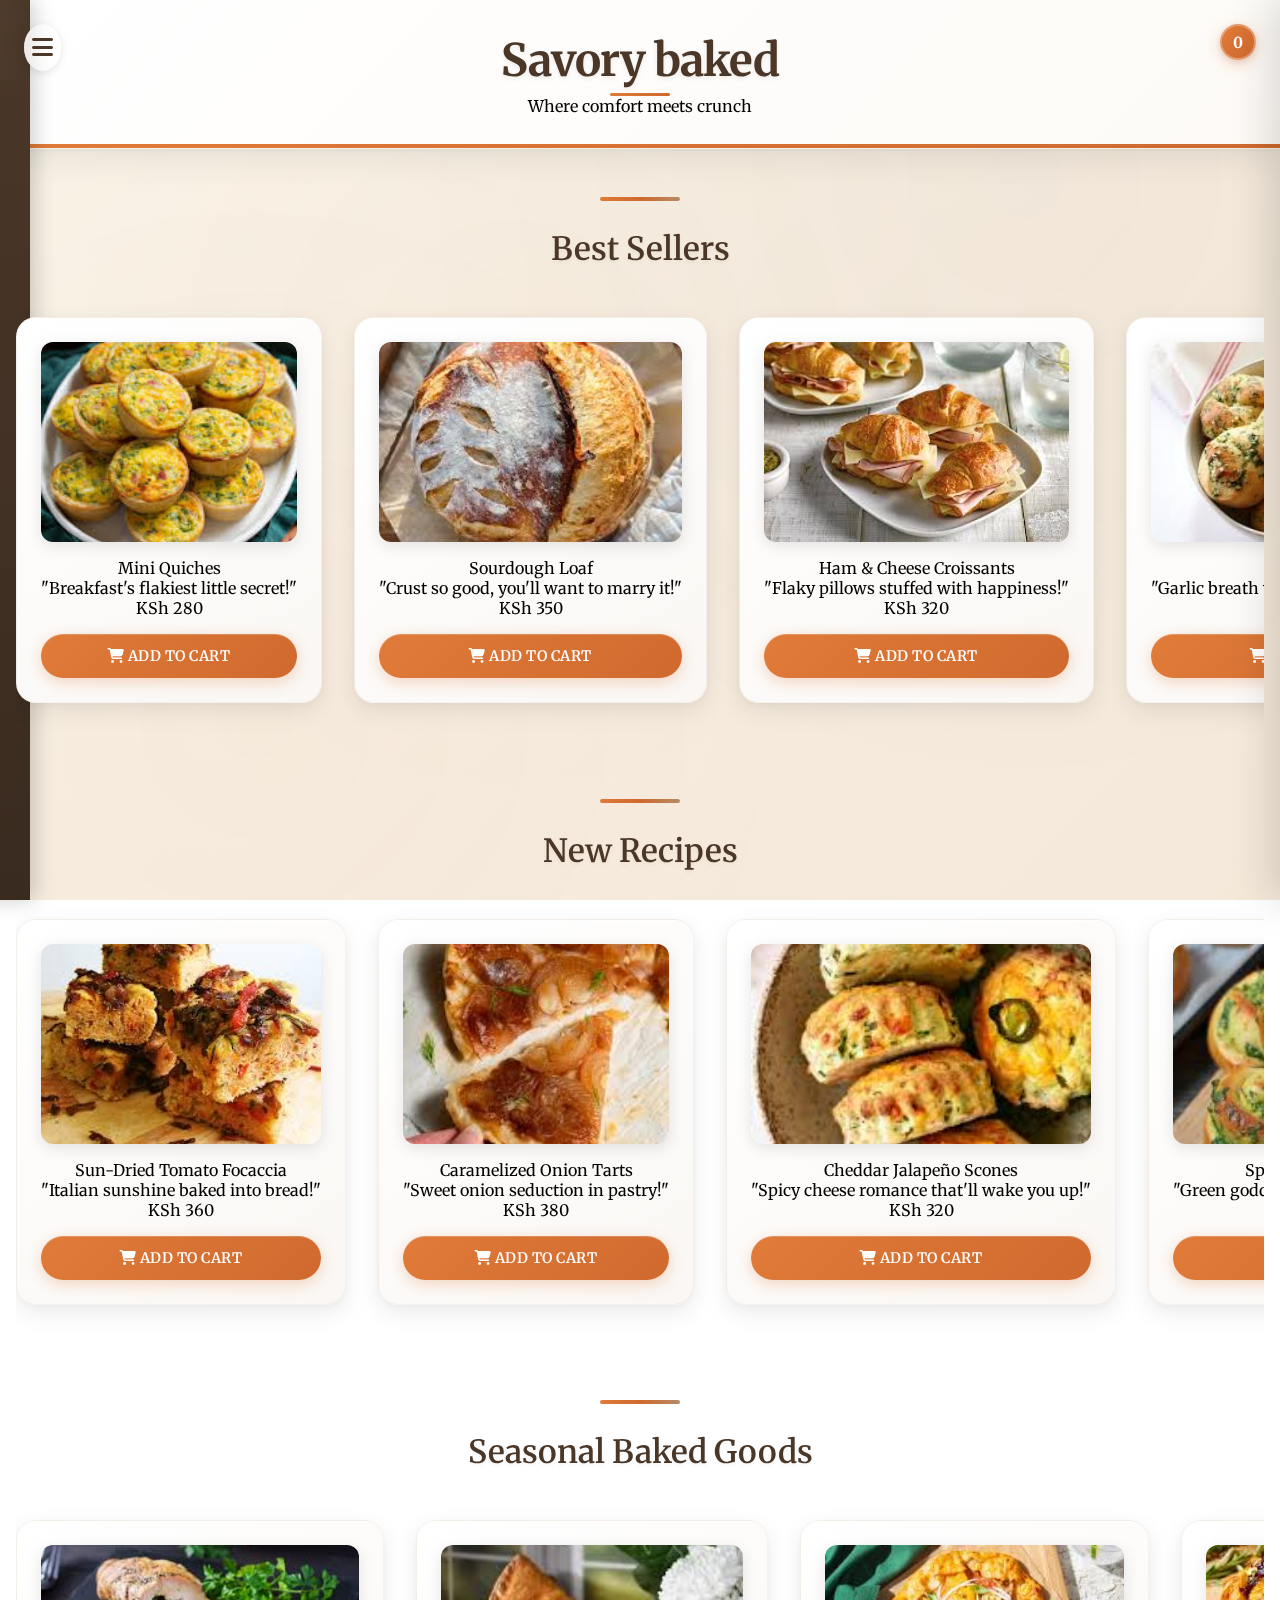
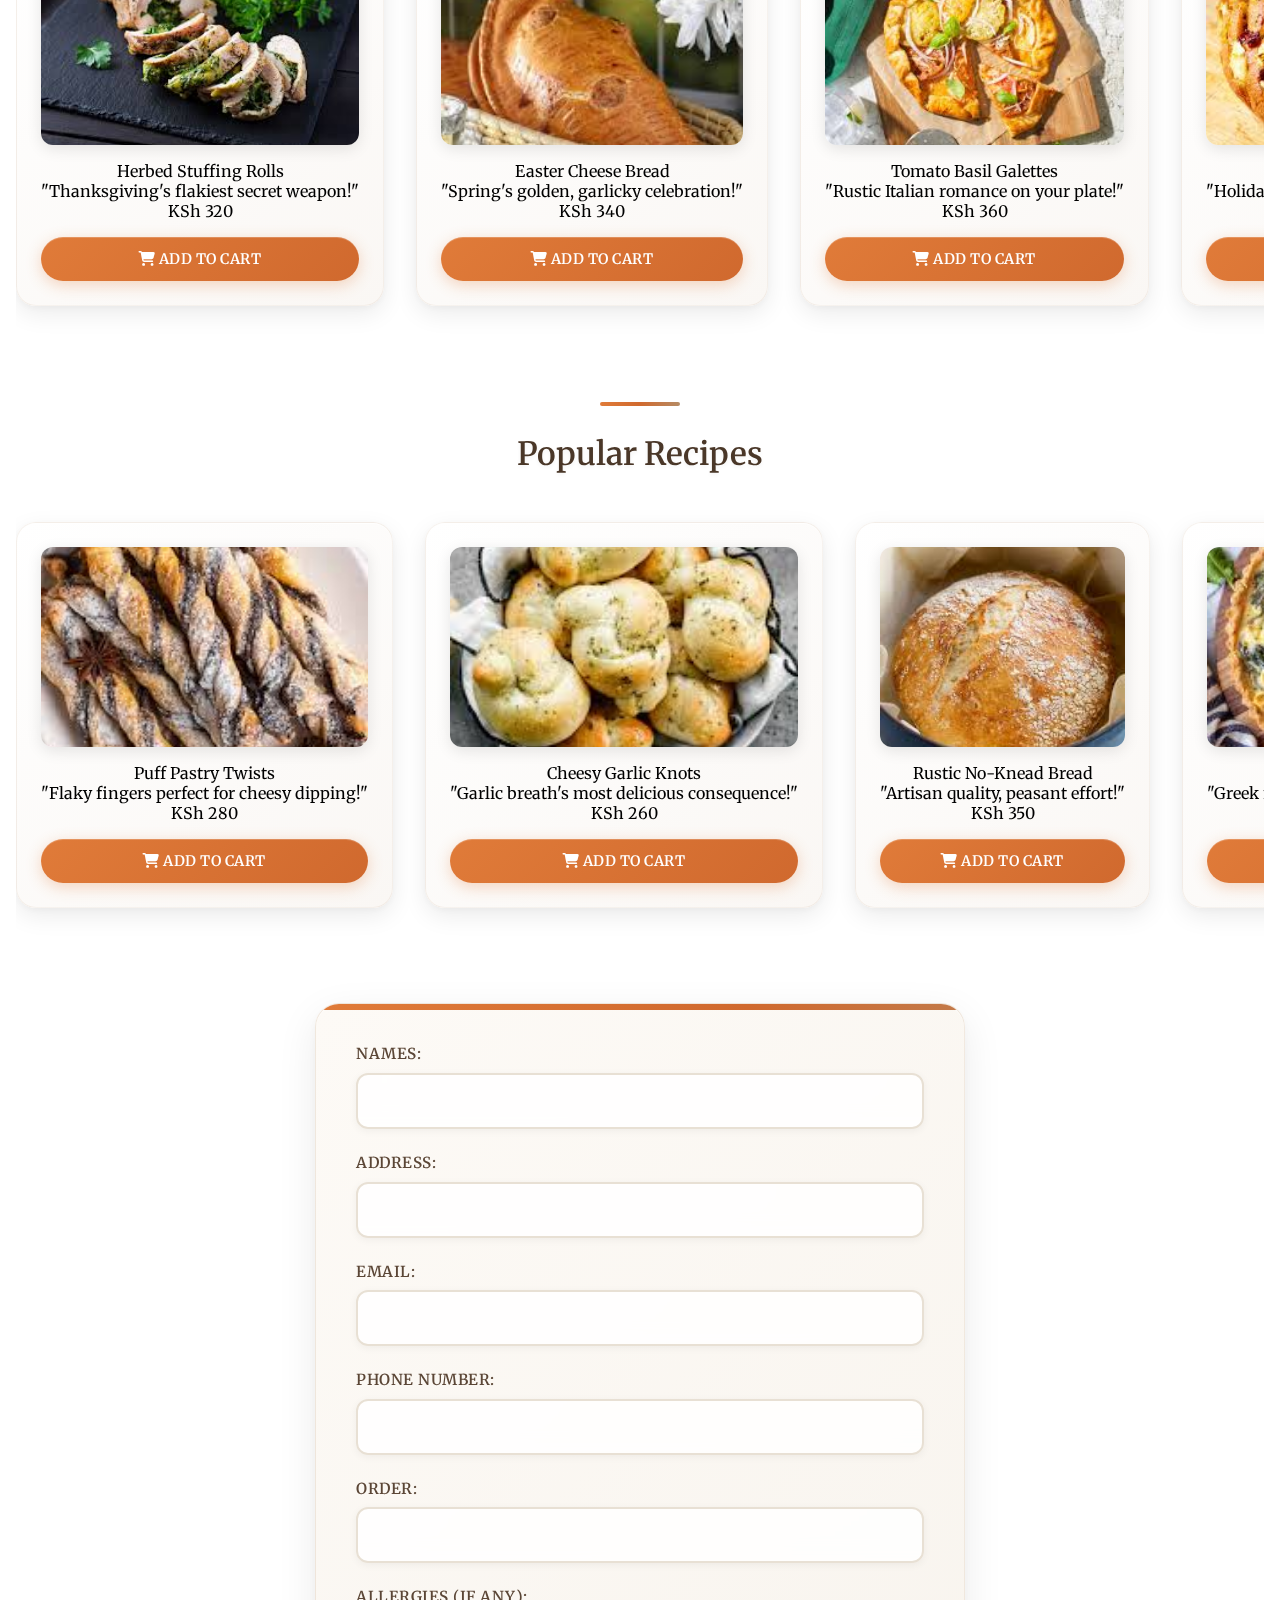
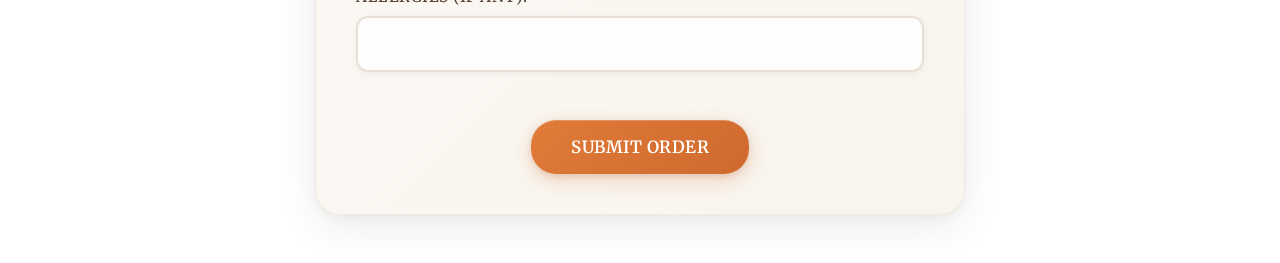
<file: savory.html>
<!DOCTYPE html>
<html lang="en">
<head>
  <meta charset="UTF-8">
  <meta name="viewport" content="width=device-width, initial-scale=1.0">
  <title>My Bakery</title>
<link
  rel="stylesheet"
  href="https://cdnjs.cloudflare.com/ajax/libs/font-awesome/6.5.0/css/all.min.css"
/>


  <link rel="stylesheet" href="styles.css">
  <script src = "js\main.js"></script>

  <!--Google Fonts-->
  <link href="https://fonts.googleapis.com/css2?family=Marck+Script&family=Merriweather&display=swap" rel="stylesheet">
   
</head>

<header>
            <div class="hamburger">
            <i class="fas fa-bars"></i>
        </div>
    <h1>Savory baked</h1>
    <p>Where comfort meets crunch</p>
             <!-- Add this to your header, near the hamburger menu -->
<div class="cart-counter" id="cartCounter">0</div>
<!-- Cart Modal -->
<div class="cart-modal" id="cartModal">
    <div class="cart-header">
        <h3>Your Cart</h3>
        <button class="close-cart" id="closeCart">×</button>
    </div>
    <div id="cartItems" class="cart-items">
        <!-- Cart items will appear here -->
    </div>
    <div class="cart-footer">
        <div class="cart-total">
            <strong>Total: <span id="cartTotal">KSh 0</span></strong>
        </div>
        <button class="checkout-btn">Proceed to Checkout</button>
        <button class="clear-cart-btn" onclick="cart.clearCart()">Clear Cart</button>
    </div>

 
</header>

    <nav class="nav-menu">
        <ul>
            <li><a href="index.html">Home</a></li>
            <li><a href="cakes.html">Cakes</a></li>
            <li><a href="cupcakes.html">Cupcakes</a></li>
            <li><a href="cookies.html">Cookies</a></li>
            <li><a href="savory.html">Bread</a></li>
         
        </ul>
    </nav>

<body>
    <main>
        <!-- Best Sellers -->
       <section class="bestsellers">
    <h2>Best Sellers</h2>
    <div class="carousel">
        <div class="track">
            <div class="card">
                <figure>
                    <img src="assets\images\savory-baked\bestsellers\Mini quiches.jpeg" alt="Mini Quiches">
                    <figcaption>
                        Mini Quiches<br>
                        <span class="caption">"Breakfast's flakiest little secret!"</span><br>
                        <span class="price">KSh 280</span>
                    </figcaption>
                    <button class="add-to-cart" data-name="Mini Quiches" data-price="280">
                        <i class="fas fa-shopping-cart"></i> Add to Cart
                    </button>
                </figure>
            </div>
            <div class="card">
                <figure>
                    <img src="assets\images\savory-baked\bestsellers\sourdough loaf.jpeg" alt="Sourdough Loaf">
                    <figcaption>
                        Sourdough Loaf<br>
                        <span class="caption">"Crust so good, you'll want to marry it!"</span><br>
                        <span class="price">KSh 350</span>
                    </figcaption>
                    <button class="add-to-cart" data-name="Sourdough Loaf" data-price="350">
                        <i class="fas fa-shopping-cart"></i> Add to Cart
                    </button>
                </figure>
            </div>
            <div class="card">
                <figure>
                    <img src="assets\images\savory-baked\bestsellers\ham and cheese.jpeg" alt="Ham & Cheese Croissants">
                    <figcaption>
                        Ham & Cheese Croissants<br>
                        <span class="caption">"Flaky pillows stuffed with happiness!"</span><br>
                        <span class="price">KSh 320</span>
                    </figcaption>
                    <button class="add-to-cart" data-name="Ham & Cheese Croissants" data-price="320">
                        <i class="fas fa-shopping-cart"></i> Add to Cart
                    </button>
                </figure>
            </div>
            <div class="card">
                <figure>
                    <img src="assets\images\savory-baked\bestsellers\garlic knots.jpeg" alt="Garlic Knots">
                    <figcaption>
                        Garlic Knots<br>
                        <span class="caption">"Garlic breath worth every delicious bite!"</span><br>
                        <span class="price">KSh 250</span>
                    </figcaption>
                    <button class="add-to-cart" data-name="Garlic Knots" data-price="250">
                        <i class="fas fa-shopping-cart"></i> Add to Cart
                    </button>
                </figure>
            </div>
            <div class="card">
                <figure>
                    <img src="assets\images\savory-baked\bestsellers\spanish feta pastries.jpeg" alt="Spinach Feta Pastries">
                    <figcaption>
                        Spinach Feta Pastries<br>
                        <span class="caption">"Greek vacation in every buttery bite!"</span><br>
                        <span class="price">KSh 300</span>
                    </figcaption>
                    <button class="add-to-cart" data-name="Spinach Feta Pastries" data-price="300">
                        <i class="fas fa-shopping-cart"></i> Add to Cart
                    </button>
                </figure>
            </div>
            <div class="card">
                <figure>
                    <img src="assets\images\savory-baked\bestsellers\cheddar scones.jpeg" alt="Cheddar Scones">
                    <figcaption>
                        Cheddar Scones<br>
                        <span class="caption">"Cheese lovers' breakfast dream come true!"</span><br>
                        <span class="price">KSh 280</span>
                    </figcaption>
                    <button class="add-to-cart" data-name="Cheddar Scones" data-price="280">
                        <i class="fas fa-shopping-cart"></i> Add to Cart
                    </button>
                </figure>
            </div>
            <div class="card">
                <figure>
                    <img src="assets\images\savory-baked\bestsellers\cheese & herb rolls.jpeg" alt="Cheese & Herb Rolls">
                    <figcaption>
                        Cheese & Herb Rolls<br>
                        <span class="caption">"Herb garden meets cheese heaven!"</span><br>
                        <span class="price">KSh 260</span>
                    </figcaption>
                    <button class="add-to-cart" data-name="Cheese & Herb Rolls" data-price="260">
                        <i class="fas fa-shopping-cart"></i> Add to Cart
                    </button>
                </figure>
            </div>
            <!-- Duplicate cards for seamless carousel looping -->
            <div class="card">
                <figure>
                    <img src="assets\images\savory-baked\bestsellers\Mini quiches.jpeg" alt="Mini Quiches">
                    <figcaption>
                        Mini Quiches<br>
                        <span class="caption">"Breakfast's flakiest little secret!"</span><br>
                        <span class="price">KSh 280</span>
                    </figcaption>
                    <button class="add-to-cart" data-name="Mini Quiches" data-price="280">
                        <i class="fas fa-shopping-cart"></i> Add to Cart
                    </button>
                </figure>
            </div>
            <div class="card">
                <figure>
                    <img src="assets\images\savory-baked\bestsellers\sourdough loaf.jpeg" alt="Sourdough Loaf">
                    <figcaption>
                        Sourdough Loaf<br>
                        <span class="caption">"Crust so good, you'll want to marry it!"</span><br>
                        <span class="price">KSh 350</span>
                    </figcaption>
                    <button class="add-to-cart" data-name="Sourdough Loaf" data-price="350">
                        <i class="fas fa-shopping-cart"></i> Add to Cart
                    </button>
                </figure>
            </div>
            <div class="card">
                <figure>
                    <img src="assets\images\savory-baked\bestsellers\ham and cheese.jpeg" alt="Ham & Cheese Croissants">
                    <figcaption>
                        Ham & Cheese Croissants<br>
                        <span class="caption">"Flaky pillows stuffed with happiness!"</span><br>
                        <span class="price">KSh 320</span>
                    </figcaption>
                    <button class="add-to-cart" data-name="Ham & Cheese Croissants" data-price="320">
                        <i class="fas fa-shopping-cart"></i> Add to Cart
                    </button>
                </figure>
            </div>
            <div class="card">
                <figure>
                    <img src="assets\images\savory-baked\bestsellers\garlic knots.jpeg" alt="Garlic Knots">
                    <figcaption>
                        Garlic Knots<br>
                        <span class="caption">"Garlic breath worth every delicious bite!"</span><br>
                        <span class="price">KSh 250</span>
                    </figcaption>
                    <button class="add-to-cart" data-name="Garlic Knots" data-price="250">
                        <i class="fas fa-shopping-cart"></i> Add to Cart
                    </button>
                </figure>
            </div>
            <div class="card">
                <figure>
                    <img src="assets\images\savory-baked\bestsellers\spanish feta pastries.jpeg" alt="Spinach Feta Pastries">
                    <figcaption>
                        Spinach Feta Pastries<br>
                        <span class="caption">"Greek vacation in every buttery bite!"</span><br>
                        <span class="price">KSh 300</span>
                    </figcaption>
                    <button class="add-to-cart" data-name="Spinach Feta Pastries" data-price="300">
                        <i class="fas fa-shopping-cart"></i> Add to Cart
                    </button>
                </figure>
            </div>
            <div class="card">
                <figure>
                    <img src="assets\images\savory-baked\bestsellers\cheddar scones.jpeg" alt="Cheddar Scones">
                    <figcaption>
                        Cheddar Scones<br>
                        <span class="caption">"Cheese lovers' breakfast dream come true!"</span><br>
                        <span class="price">KSh 280</span>
                    </figcaption>
                    <button class="add-to-cart" data-name="Cheddar Scones" data-price="280">
                        <i class="fas fa-shopping-cart"></i> Add to Cart
                    </button>
                </figure>
            </div>
            <div class="card">
                <figure>
                    <img src="assets\images\savory-baked\bestsellers\cheese & herb rolls.jpeg" alt="Cheese & Herb Rolls">
                    <figcaption>
                        Cheese & Herb Rolls<br>
                        <span class="caption">"Herb garden meets cheese heaven!"</span><br>
                        <span class="price">KSh 260</span>
                    </figcaption>
                    <button class="add-to-cart" data-name="Cheese & Herb Rolls" data-price="260">
                        <i class="fas fa-shopping-cart"></i> Add to Cart
                    </button>
                </figure>
            </div>
        </div>
    </div>
</section>

<!-- New Recipes -->
<section class="newrecipes">
    <h2>New Recipes</h2>
    <div class="carousel">
        <div class="track">
            <div class="card">
                <figure>
                    <img src="assets\images\savory-baked\new-recipes\sun dried tomatoes foccacia.jpeg" alt="Sun-Dried Tomato Focaccia">
                    <figcaption>
                        Sun-Dried Tomato Focaccia<br>
                        <span class="caption">"Italian sunshine baked into bread!"</span><br>
                        <span class="price">KSh 360</span>
                    </figcaption>
                    <button class="add-to-cart" data-name="Sun-Dried Tomato Focaccia" data-price="360">
                        <i class="fas fa-shopping-cart"></i> Add to Cart
                    </button>
                </figure>
            </div>
            <div class="card">
                <figure>
                    <img src="assets\images\savory-baked\new-recipes\caramalized onion tarts.jpeg" alt="Caramelized Onion Tarts">
                    <figcaption>
                        Caramelized Onion Tarts<br>
                        <span class="caption">"Sweet onion seduction in pastry!"</span><br>
                        <span class="price">KSh 380</span>
                    </figcaption>
                    <button class="add-to-cart" data-name="Caramelized Onion Tarts" data-price="380">
                        <i class="fas fa-shopping-cart"></i> Add to Cart
                    </button>
                </figure>
            </div>
            <div class="card">
                <figure>
                    <img src="assets\images\savory-baked\new-recipes\cheddar jalapeno scones.jpeg" alt="Cheddar Jalapeño Scones">
                    <figcaption>
                        Cheddar Jalapeño Scones<br>
                        <span class="caption">"Spicy cheese romance that'll wake you up!"</span><br>
                        <span class="price">KSh 320</span>
                    </figcaption>
                    <button class="add-to-cart" data-name="Cheddar Jalapeño Scones" data-price="320">
                        <i class="fas fa-shopping-cart"></i> Add to Cart
                    </button>
                </figure>
            </div>
            <div class="card">
                <figure>
                    <img src="assets\images\savory-baked\new-recipes\spanish ricotta rolls.jpeg" alt="Spinach Ricotta Rolls">
                    <figcaption>
                        Spinach Ricotta Rolls<br>
                        <span class="caption">"Green goddess meets creamy comfort!"</span><br>
                        <span class="price">KSh 340</span>
                    </figcaption>
                    <button class="add-to-cart" data-name="Spinach Ricotta Rolls" data-price="340">
                        <i class="fas fa-shopping-cart"></i> Add to Cart
                    </button>
                </figure>
            </div>
            <div class="card">
                <figure>
                    <img src="assets\images\savory-baked\new-recipes\rosemary parmesean.jpeg" alt="Rosemary Parmesan Bread">
                    <figcaption>
                        Rosemary Parmesan Bread<br>
                        <span class="caption">"Herb garden's most aromatic love child!"</span><br>
                        <span class="price">KSh 370</span>
                    </figcaption>
                    <button class="add-to-cart" data-name="Rosemary Parmesan Bread" data-price="370">
                        <i class="fas fa-shopping-cart"></i> Add to Cart
                    </button>
                </figure>
            </div>
            <div class="card">
                <figure>
                    <img src="assets\images\savory-baked\new-recipes\mushroom puff pastry.jpeg" alt="Mushroom Puff Squares">
                    <figcaption>
                        Mushroom Puff Squares<br>
                        <span class="caption">"Earthy umami in buttery blankets!"</span><br>
                        <span class="price">KSh 350</span>
                    </figcaption>
                    <button class="add-to-cart" data-name="Mushroom Puff Squares" data-price="350">
                        <i class="fas fa-shopping-cart"></i> Add to Cart
                    </button>
                </figure>
            </div>
            <div class="card">
                <figure>
                    <img src="assets\images\savory-baked\new-recipes\mediterranea flatbread.jpeg" alt="Mediterranean Flatbreads">
                    <figcaption>
                        Mediterranean Flatbreads<br>
                        <span class="caption">"Greek island vacation, no passport needed!"</span><br>
                        <span class="price">KSh 330</span>
                    </figcaption>
                    <button class="add-to-cart" data-name="Mediterranean Flatbreads" data-price="330">
                        <i class="fas fa-shopping-cart"></i> Add to Cart
                    </button>
                </figure>
            </div>
            <!-- Duplicate cards for seamless carousel looping -->
            <div class="card">
                <figure>
                    <img src="assets\images\savory-baked\new-recipes\sun dried tomatoes foccacia.jpeg" alt="Sun-Dried Tomato Focaccia">
                    <figcaption>
                        Sun-Dried Tomato Focaccia<br>
                        <span class="caption">"Italian sunshine baked into bread!"</span><br>
                        <span class="price">KSh 360</span>
                    </figcaption>
                    <button class="add-to-cart" data-name="Sun-Dried Tomato Focaccia" data-price="360">
                        <i class="fas fa-shopping-cart"></i> Add to Cart
                    </button>
                </figure>
            </div>
            <div class="card">
                <figure>
                    <img src="assets\images\savory-baked\new-recipes\caramalized onion tarts.jpeg" alt="Caramelized Onion Tarts">
                    <figcaption>
                        Caramelized Onion Tarts<br>
                        <span class="caption">"Sweet onion seduction in pastry!"</span><br>
                        <span class="price">KSh 380</span>
                    </figcaption>
                    <button class="add-to-cart" data-name="Caramelized Onion Tarts" data-price="380">
                        <i class="fas fa-shopping-cart"></i> Add to Cart
                    </button>
                </figure>
            </div>
            <div class="card">
                <figure>
                    <img src="assets\images\savory-baked\new-recipes\cheddar jalapeno scones.jpeg" alt="Cheddar Jalapeño Scones">
                    <figcaption>
                        Cheddar Jalapeño Scones<br>
                        <span class="caption">"Spicy cheese romance that'll wake you up!"</span><br>
                        <span class="price">KSh 320</span>
                    </figcaption>
                    <button class="add-to-cart" data-name="Cheddar Jalapeño Scones" data-price="320">
                        <i class="fas fa-shopping-cart"></i> Add to Cart
                    </button>
                </figure>
            </div>
            <div class="card">
                <figure>
                    <img src="assets\images\savory-baked\new-recipes\spanish ricotta rolls.jpeg" alt="Spinach Ricotta Rolls">
                    <figcaption>
                        Spinach Ricotta Rolls<br>
                        <span class="caption">"Green goddess meets creamy comfort!"</span><br>
                        <span class="price">KSh 340</span>
                    </figcaption>
                    <button class="add-to-cart" data-name="Spinach Ricotta Rolls" data-price="340">
                        <i class="fas fa-shopping-cart"></i> Add to Cart
                    </button>
                </figure>
            </div>
            <div class="card">
                <figure>
                    <img src="assets\images\savory-baked\new-recipes\rosemary parmesean.jpeg" alt="Rosemary Parmesan Bread">
                    <figcaption>
                        Rosemary Parmesan Bread<br>
                        <span class="caption">"Herb garden's most aromatic love child!"</span><br>
                        <span class="price">KSh 370</span>
                    </figcaption>
                    <button class="add-to-cart" data-name="Rosemary Parmesan Bread" data-price="370">
                        <i class="fas fa-shopping-cart"></i> Add to Cart
                    </button>
                </figure>
            </div>
            <div class="card">
                <figure>
                    <img src="assets\images\savory-baked\new-recipes\mushroom puff pastry.jpeg" alt="Mushroom Puff Squares">
                    <figcaption>
                        Mushroom Puff Squares<br>
                        <span class="caption">"Earthy umami in buttery blankets!"</span><br>
                        <span class="price">KSh 350</span>
                    </figcaption>
                    <button class="add-to-cart" data-name="Mushroom Puff Squares" data-price="350">
                        <i class="fas fa-shopping-cart"></i> Add to Cart
                    </button>
                </figure>
            </div>
            <div class="card">
                <figure>
                    <img src="assets\images\savory-baked\new-recipes\mediterranea flatbread.jpeg" alt="Mediterranean Flatbreads">
                    <figcaption>
                        Mediterranean Flatbreads<br>
                        <span class="caption">"Greek island vacation, no passport needed!"</span><br>
                        <span class="price">KSh 330</span>
                    </figcaption>
                    <button class="add-to-cart" data-name="Mediterranean Flatbreads" data-price="330">
                        <i class="fas fa-shopping-cart"></i> Add to Cart
                    </button>
                </figure>
            </div>
        </div>
    </div>
</section>

<!-- Seasonal Baked Goods -->
<section class="seasonalbakedgoods">
    <h2>Seasonal Baked Goods</h2>
    <div class="carousel">
        <div class="track">
            <div class="card">
                <figure>
                    <img src="assets\images\savory-baked\seasonal\herbed stuffing.jpeg" alt="Herbed Stuffing Rolls">
                    <figcaption>
                        Herbed Stuffing Rolls<br>
                        <span class="caption">"Thanksgiving's flakiest secret weapon!"</span><br>
                        <span class="price">KSh 320</span>
                    </figcaption>
                    <button class="add-to-cart" data-name="Herbed Stuffing Rolls" data-price="320">
                        <i class="fas fa-shopping-cart"></i> Add to Cart
                    </button>
                </figure>
            </div>
            <div class="card">
                <figure>
                    <img src="assets\images\savory-baked\seasonal\easter cheese bread.jpeg" alt="Easter Cheese Bread">
                    <figcaption>
                        Easter Cheese Bread<br>
                        <span class="caption">"Spring's golden, garlicky celebration!"</span><br>
                        <span class="price">KSh 340</span>
                    </figcaption>
                    <button class="add-to-cart" data-name="Easter Cheese Bread" data-price="340">
                        <i class="fas fa-shopping-cart"></i> Add to Cart
                    </button>
                </figure>
            </div>
            <div class="card">
                <figure>
                    <img src="assets\images\savory-baked\seasonal\galette.jpeg" alt="Tomato Basil Galettes">
                    <figcaption>
                        Tomato Basil Galettes<br>
                        <span class="caption">"Rustic Italian romance on your plate!"</span><br>
                        <span class="price">KSh 360</span>
                    </figcaption>
                    <button class="add-to-cart" data-name="Tomato Basil Galettes" data-price="360">
                        <i class="fas fa-shopping-cart"></i> Add to Cart
                    </button>
                </figure>
            </div>
            <div class="card">
                <figure>
                    <img src="assets\images\savory-baked\seasonal\cranberry brie pull apart.jpeg" alt="Cranberry Brie Pull-Apart">
                    <figcaption>
                        Cranberry Brie Pull-Apart<br>
                        <span class="caption">"Holiday party's cheesiest showstopper!"</span><br>
                        <span class="price">KSh 380</span>
                    </figcaption>
                    <button class="add-to-cart" data-name="Cranberry Brie Pull-Apart" data-price="380">
                        <i class="fas fa-shopping-cart"></i> Add to Cart
                    </button>
                </figure>
            </div>
            <div class="card">
                <figure>
                    <img src="assets\images\savory-baked\seasonal\harvest veggie tarts.jpeg" alt="Harvest Veggie Tarts">
                    <figcaption>
                        Harvest Veggie Tarts<br>
                        <span class="caption">"Autumn's colorful pastry celebration!"</span><br>
                        <span class="price">KSh 350</span>
                    </figcaption>
                    <button class="add-to-cart" data-name="Harvest Veggie Tarts" data-price="350">
                        <i class="fas fa-shopping-cart"></i> Add to Cart
                    </button>
                </figure>
            </div>
            <div class="card">
                <figure>
                    <img src="assets\images\savory-baked\seasonal\zuchinni.jpeg" alt="Zucchini Cheddar Bread">
                    <figcaption>
                        Zucchini Cheddar Bread<br>
                        <span class="caption">"Garden's sneaky, cheesy transformation!"</span><br>
                        <span class="price">KSh 330</span>
                    </figcaption>
                    <button class="add-to-cart" data-name="Zucchini Cheddar Bread" data-price="330">
                        <i class="fas fa-shopping-cart"></i> Add to Cart
                    </button>
                </figure>
            </div>
            <div class="card">
                <figure>
                    <img src="assets\images\savory-baked\seasonal\potato biscuit s.jpeg" alt="Savory Sweet Potato Biscuits">
                    <figcaption>
                        Savory Sweet Potato Biscuits<br>
                        <span class="caption">"Southern soul food meets autumn harvest!"</span><br>
                        <span class="price">KSh 310</span>
                    </figcaption>
                    <button class="add-to-cart" data-name="Savory Sweet Potato Biscuits" data-price="310">
                        <i class="fas fa-shopping-cart"></i> Add to Cart
                    </button>
                </figure>
            </div>
            <!-- Duplicate cards for seamless carousel looping -->
            <div class="card">
                <figure>
                    <img src="assets\images\savory-baked\seasonal\herbed stuffing.jpeg" alt="Herbed Stuffing Rolls">
                    <figcaption>
                        Herbed Stuffing Rolls<br>
                        <span class="caption">"Thanksgiving's flakiest secret weapon!"</span><br>
                        <span class="price">KSh 320</span>
                    </figcaption>
                    <button class="add-to-cart" data-name="Herbed Stuffing Rolls" data-price="320">
                        <i class="fas fa-shopping-cart"></i> Add to Cart
                    </button>
                </figure>
            </div>
            <div class="card">
                <figure>
                    <img src="assets\images\savory-baked\seasonal\easter cheese bread.jpeg" alt="Easter Cheese Bread">
                    <figcaption>
                        Easter Cheese Bread<br>
                        <span class="caption">"Spring's golden, garlicky celebration!"</span><br>
                        <span class="price">KSh 340</span>
                    </figcaption>
                    <button class="add-to-cart" data-name="Easter Cheese Bread" data-price="340">
                        <i class="fas fa-shopping-cart"></i> Add to Cart
                    </button>
                </figure>
            </div>
            <div class="card">
                <figure>
                    <img src="assets\images\savory-baked\seasonal\galette.jpeg" alt="Tomato Basil Galettes">
                    <figcaption>
                        Tomato Basil Galettes<br>
                        <span class="caption">"Rustic Italian romance on your plate!"</span><br>
                        <span class="price">KSh 360</span>
                    </figcaption>
                    <button class="add-to-cart" data-name="Tomato Basil Galettes" data-price="360">
                        <i class="fas fa-shopping-cart"></i> Add to Cart
                    </button>
                </figure>
            </div>
            <div class="card">
                <figure>
                    <img src="assets\images\savory-baked\seasonal\cranberry brie pull apart.jpeg" alt="Cranberry Brie Pull-Apart">
                    <figcaption>
                        Cranberry Brie Pull-Apart<br>
                        <span class="caption">"Holiday party's cheesiest showstopper!"</span><br>
                        <span class="price">KSh 380</span>
                    </figcaption>
                    <button class="add-to-cart" data-name="Cranberry Brie Pull-Apart" data-price="380">
                        <i class="fas fa-shopping-cart"></i> Add to Cart
                    </button>
                </figure>
            </div>
            <div class="card">
                <figure>
                    <img src="assets\images\savory-baked\seasonal\harvest veggie tarts.jpeg" alt="Harvest Veggie Tarts">
                    <figcaption>
                        Harvest Veggie Tarts<br>
                        <span class="caption">"Autumn's colorful pastry celebration!"</span><br>
                        <span class="price">KSh 350</span>
                    </figcaption>
                    <button class="add-to-cart" data-name="Harvest Veggie Tarts" data-price="350">
                        <i class="fas fa-shopping-cart"></i> Add to Cart
                    </button>
                </figure>
            </div>
            <div class="card">
                <figure>
                    <img src="assets\images\savory-baked\seasonal\zuchinni.jpeg" alt="Zucchini Cheddar Bread">
                    <figcaption>
                        Zucchini Cheddar Bread<br>
                        <span class="caption">"Garden's sneaky, cheesy transformation!"</span><br>
                        <span class="price">KSh 330</span>
                    </figcaption>
                    <button class="add-to-cart" data-name="Zucchini Cheddar Bread" data-price="330">
                        <i class="fas fa-shopping-cart"></i> Add to Cart
                    </button>
                </figure>
            </div>
            <div class="card">
                <figure>
                    <img src="assets\images\savory-baked\seasonal\potato biscuit s.jpeg" alt="Savory Sweet Potato Biscuits">
                    <figcaption>
                        Savory Sweet Potato Biscuits<br>
                        <span class="caption">"Southern soul food meets autumn harvest!"</span><br>
                        <span class="price">KSh 310</span>
                    </figcaption>
                    <button class="add-to-cart" data-name="Savory Sweet Potato Biscuits" data-price="310">
                        <i class="fas fa-shopping-cart"></i> Add to Cart
                    </button>
                </figure>
            </div>
        </div>
    </div>
</section>

<!-- Popular Recipes -->
<section class="popularrecipes">
    <h2>Popular Recipes</h2>
    <div class="carousel">
        <div class="track">
            <div class="card">
                <figure>
                    <img src="assets\images\savory-baked\popular\puff pastry nutella wraps.jpeg" alt="Puff Pastry Twists">
                    <figcaption>
                        Puff Pastry Twists<br>
                        <span class="caption">"Flaky fingers perfect for cheesy dipping!"</span><br>
                        <span class="price">KSh 280</span>
                    </figcaption>
                    <button class="add-to-cart" data-name="Puff Pastry Twists" data-price="280">
                        <i class="fas fa-shopping-cart"></i> Add to Cart
                    </button>
                </figure>
            </div>
            <div class="card">
                <figure>
                    <img src="assets\images\savory-baked\popular\garlic knots.jpeg" alt="Cheesy Garlic Knots">
                    <figcaption>
                        Cheesy Garlic Knots<br>
                        <span class="caption">"Garlic breath's most delicious consequence!"</span><br>
                        <span class="price">KSh 260</span>
                    </figcaption>
                    <button class="add-to-cart" data-name="Cheesy Garlic Knots" data-price="260">
                        <i class="fas fa-shopping-cart"></i> Add to Cart
                    </button>
                </figure>
            </div>
            <div class="card">
                <figure>
                    <img src="assets\images\savory-baked\popular\no knead bread.jpeg" alt="Rustic No-Knead Bread">
                    <figcaption>
                        Rustic No-Knead Bread<br>
                        <span class="caption">"Artisan quality, peasant effort!"</span><br>
                        <span class="price">KSh 350</span>
                    </figcaption>
                    <button class="add-to-cart" data-name="Rustic No-Knead Bread" data-price="350">
                        <i class="fas fa-shopping-cart"></i> Add to Cart
                    </button>
                </figure>
            </div>
            <div class="card">
                <figure>
                    <img src="assets\images\savory-baked\popular\spinach feta piece.jpeg" alt="Spinach Feta Pie">
                    <figcaption>
                        Spinach Feta Pie<br>
                        <span class="caption">"Greek mama's love in every flaky bite!"</span><br>
                        <span class="price">KSh 320</span>
                    </figcaption>
                    <button class="add-to-cart" data-name="Spinach Feta Pie" data-price="320">
                        <i class="fas fa-shopping-cart"></i> Add to Cart
                    </button>
                </figure>
            </div>
            <div class="card">
                <figure>
                    <img src="assets\images\savory-baked\popular\parmesean biscuit s.jpeg" alt="Parmesan Herb Biscuits">
                    <figcaption>
                        Parmesan Herb Biscuits<br>
                        <span class="caption">"Herb garden's cheesiest fan club!"</span><br>
                        <span class="price">KSh 290</span>
                    </figcaption>
                    <button class="add-to-cart" data-name="Parmesan Herb Biscuits" data-price="290">
                        <i class="fas fa-shopping-cart"></i> Add to Cart
                    </button>
                </figure>
            </div>
            <div class="card">
                <figure>
                    <img src="assets\images\savory-baked\popular\mini sausage rolls.jpeg" alt="Mini Sausage Rolls">
                    <figcaption>
                        Mini Sausage Rolls<br>
                        <span class="caption">"Party's flakiest, meatiest little darlings!"</span><br>
                        <span class="price">KSh 300</span>
                    </figcaption>
                    <button class="add-to-cart" data-name="Mini Sausage Rolls" data-price="300">
                        <i class="fas fa-shopping-cart"></i> Add to Cart
                    </button>
                </figure>
            </div>
            <div class="card">
                <figure>
                    <img src="assets\images\savory-baked\popular\savory scones.jpeg" alt="Savory Scones">
                    <figcaption>
                        Savory Scones<br>
                        <span class="caption">"Breakfast's sophisticated, crumbly soulmate!"</span><br>
                        <span class="price">KSh 270</span>
                    </figcaption>
                    <button class="add-to-cart" data-name="Savory Scones" data-price="270">
                        <i class="fas fa-shopping-cart"></i> Add to Cart
                    </button>
                </figure>
            </div>
            <!-- Duplicate cards for seamless carousel looping -->
            <div class="card">
                <figure>
                    <img src="assets\images\savory-baked\popular\puff pastry nutella wraps.jpeg" alt="Puff Pastry Twists">
                    <figcaption>
                        Puff Pastry Twists<br>
                        <span class="caption">"Flaky fingers perfect for cheesy dipping!"</span><br>
                        <span class="price">KSh 280</span>
                    </figcaption>
                    <button class="add-to-cart" data-name="Puff Pastry Twists" data-price="280">
                        <i class="fas fa-shopping-cart"></i> Add to Cart
                    </button>
                </figure>
            </div>
            <div class="card">
                <figure>
                    <img src="assets\images\savory-baked\popular\garlic knots.jpeg" alt="Cheesy Garlic Knots">
                    <figcaption>
                        Cheesy Garlic Knots<br>
                        <span class="caption">"Garlic breath's most delicious consequence!"</span><br>
                        <span class="price">KSh 260</span>
                    </figcaption>
                    <button class="add-to-cart" data-name="Cheesy Garlic Knots" data-price="260">
                        <i class="fas fa-shopping-cart"></i> Add to Cart
                    </button>
                </figure>
            </div>
            <div class="card">
                <figure>
                    <img src="assets\images\savory-baked\popular\no knead bread.jpeg" alt="Rustic No-Knead Bread">
                    <figcaption>
                        Rustic No-Knead Bread<br>
                        <span class="caption">"Artisan quality, peasant effort!"</span><br>
                        <span class="price">KSh 350</span>
                    </figcaption>
                    <button class="add-to-cart" data-name="Rustic No-Knead Bread" data-price="350">
                        <i class="fas fa-shopping-cart"></i> Add to Cart
                    </button>
                </figure>
            </div>
            <div class="card">
                <figure>
                    <img src="assets\images\savory-baked\popular\spinach feta piece.jpeg" alt="Spinach Feta Pie">
                    <figcaption>
                        Spinach Feta Pie<br>
                        <span class="caption">"Greek mama's love in every flaky bite!"</span><br>
                        <span class="price">KSh 320</span>
                    </figcaption>
                    <button class="add-to-cart" data-name="Spinach Feta Pie" data-price="320">
                        <i class="fas fa-shopping-cart"></i> Add to Cart
                    </button>
                </figure>
            </div>
            <div class="card">
                <figure>
                    <img src="assets\images\savory-baked\popular\parmesean biscuit s.jpeg" alt="Parmesan Herb Biscuits">
                    <figcaption>
                        Parmesan Herb Biscuits<br>
                        <span class="caption">"Herb garden's cheesiest fan club!"</span><br>
                        <span class="price">KSh 290</span>
                    </figcaption>
                    <button class="add-to-cart" data-name="Parmesan Herb Biscuits" data-price="290">
                        <i class="fas fa-shopping-cart"></i> Add to Cart
                    </button>
                </figure>
            </div>
            <div class="card">
                <figure>
                    <img src="assets\images\savory-baked\popular\mini sausage rolls.jpeg" alt="Mini Sausage Rolls">
                    <figcaption>
                        Mini Sausage Rolls<br>
                        <span class="caption">"Party's flakiest, meatiest little darlings!"</span><br>
                        <span class="price">KSh 300</span>
                    </figcaption>
                    <button class="add-to-cart" data-name="Mini Sausage Rolls" data-price="300">
                        <i class="fas fa-shopping-cart"></i> Add to Cart
                    </button>
                </figure>
            </div>
            <div class="card">
                <figure>
                    <img src="assets\images\savory-baked\popular\savory scones.jpeg" alt="Savory Scones">
                    <figcaption>
                        Savory Scones<br>
                        <span class="caption">"Breakfast's sophisticated, crumbly soulmate!"</span><br>
                        <span class="price">KSh 270</span>
                    </figcaption>
                    <button class="add-to-cart" data-name="Savory Scones" data-price="270">
                        <i class="fas fa-shopping-cart"></i> Add to Cart
                    </button>
                </figure>
            </div>
        </div>
    </div>
</section>
    </main>

    <!-- Order form -->
    <form>
        <label for="name">Names:</label>
        <input type="text" id="name" name="name"><br>

        <label for="address">Address:</label>
        <input type="text" id="address" name="address"><br>

        <label for="email">Email:</label>
        <input type="email" id="email" name="email"><br>

        <label for="phone-number">Phone Number:</label>
        <input type="tel" id="phone-number" name="phone"><br>

        <label for="order">Order:</label>
        <input type="text" id="order" name="order"><br>

        <label for="allergies">Allergies (if any):</label>
        <input type="text" id="allergies" name="allergies"><br>

        <button type="submit">Submit Order</button>
    </form>

    </main>
</body>
</html></div></div></div>
</file>
<file: styles.css>
* {
  margin: 0;
  padding: 0;
  box-sizing: border-box;
  font-family: 'Merriweather', serif; /* Changed to match your Google Font */
}

body {
  background: linear-gradient(135deg, #f9f3e8 0%, #f4e8d9 100%);
  background-attachment: fixed;
  position: relative;
}

body::before {
  content: '';
  position: fixed;
  top: 0;
  left: 0;
  width: 100%;
  height: 100%;
  background-image: 
    radial-gradient(circle at 20% 80%, rgba(224, 123, 57, 0.03) 0%, transparent 50%),
    radial-gradient(circle at 80% 20%, rgba(74, 55, 40, 0.03) 0%, transparent 50%),
    radial-gradient(circle at 40% 40%, rgba(181, 139, 101, 0.02) 0%, transparent 50%);
  pointer-events: none;
  z-index: -1;
}

header {
  text-align: center;
  padding: 2rem;
  background: linear-gradient(135deg, #fff 0%, #fdfaf6 100%);
  box-shadow: 
    0 8px 32px rgba(0, 0, 0, 0.08),
    0 2px 4px rgba(0, 0, 0, 0.04);
  border-bottom: 1px solid rgba(181, 139, 101, 0.1);
  position: relative;
  overflow: hidden;
}

header::after {
  content: '';
  position: absolute;
  bottom: 0;
  left: 0;
  width: 100%;
  height: 4px;
  background: linear-gradient(90deg, #e07b39, #d0692e, #b58b65);
  background-size: 200% 100%;
  animation: shimmer 3s ease-in-out infinite;
}

@keyframes shimmer {
  0%, 100% { background-position: 200% 0; }
  50% { background-position: 0 0; }
}

header h1 {
  font-size: 2.8em;
  color: #4a3728;
  font-weight: 700;
  text-shadow: 0 2px 4px rgba(74, 55, 40, 0.1);
  position: relative;
  margin-bottom: 0.5rem;
  letter-spacing: -0.02em;
}

header h1::after {
  content: '';
  position: absolute;
  bottom: -8px;
  left: 50%;
  transform: translateX(-50%);
  width: 60px;
  height: 3px;
  background: linear-gradient(90deg, #e07b39, #d0692e);
  border-radius: 2px;
}

header .quote {
  font-family: 'Marck Script', cursive;
  font-size: 1.4em;
  color: #e07b39;
  margin: 1rem 0;
  font-weight: 400;
  text-shadow: 0 1px 2px rgba(224, 123, 57, 0.1);
  letter-spacing: 0.02em;
  line-height: 1.4;
}

.search-bar {
  margin: 1.5rem 0 0;
  position: relative;
}

.search-bar input {
  padding: 12px 20px 12px 45px;
  width: 280px;
  max-width: 90vw;
  border: 2px solid #e8e0d4;
  border-radius: 25px;
  background: rgba(255, 255, 255, 0.9);
  font-size: 0.95rem;
  transition: all 0.3s cubic-bezier(0.4, 0, 0.2, 1);
  box-shadow: 0 2px 8px rgba(0, 0, 0, 0.06);
  backdrop-filter: blur(10px);
}

.search-bar input::placeholder {
  color: #a89b8c;
  font-style: italic;
}

.search-bar input:focus {
  outline: none;
  border-color: #e07b39;
  box-shadow: 
    0 0 0 3px rgba(224, 123, 57, 0.15),
    0 8px 25px rgba(0, 0, 0, 0.1);
  transform: translateY(-2px);
  background: rgba(255, 255, 255, 1);
}

.hamburger {
  position: fixed;
  top: 1.5rem;
  left: 1.5rem;
  font-size: 1.5rem;
  cursor: pointer;
  z-index: 1000;
  color: #4a3728;
  padding: 0.5rem;
  border-radius: 50%;
  background: rgba(255, 255, 255, 0.8);
  backdrop-filter: blur(10px);
  box-shadow: 0 2px 10px rgba(0, 0, 0, 0.1);
  transition: all 0.3s ease;
}

.hamburger:hover {
  background: rgba(224, 123, 57, 0.1);
  transform: scale(1.1) rotate(90deg);
  color: #e07b39;
}

.nav-menu {
  position: fixed;
  top: 0;
  left: -250px;
  width: 280px;
  height: 100vh;
  background: linear-gradient(180deg, #4a3728 0%, #3a2b20 100%);
  color: white;
  padding: 5rem 1.5rem 2rem;
  transition: left 0.4s cubic-bezier(0.25, 0.46, 0.45, 0.94);
  box-shadow: 4px 0 20px rgba(0, 0, 0, 0.2);
  backdrop-filter: blur(10px);
  overflow-y: auto;
}

.nav-menu.active {
  left: 0;
}

.nav-menu::before {
  content: '';
  position: absolute;
  top: 0;
  left: 0;
  width: 100%;
  height: 5rem;
  background: linear-gradient(90deg, transparent, rgba(255,255,255,0.1), transparent);
}

.nav-menu ul {
  list-style: none;
  padding: 0;
}

.nav-menu ul li {
  margin: 1.5rem 0;
  opacity: 0;
  transform: translateX(-20px);
  animation: slideInMenu 0.6s ease forwards;
}

.nav-menu ul li:nth-child(1) { animation-delay: 0.1s; }
.nav-menu ul li:nth-child(2) { animation-delay: 0.2s; }
.nav-menu ul li:nth-child(3) { animation-delay: 0.3s; }
.nav-menu ul li:nth-child(4) { animation-delay: 0.4s; }
.nav-menu ul li:nth-child(5) { animation-delay: 0.5s; }

@keyframes slideInMenu {
  to {
    opacity: 1;
    transform: translateX(0);
  }
}

.nav-menu ul li a {
  color: #fdfaf6;
  text-decoration: none;
  font-size: 1.2em;
  font-weight: 500;
  padding: 0.75rem 1rem;
  display: block;
  border-radius: 12px;
  transition: all 0.3s ease;
  position: relative;
  border: 1px solid transparent;
  background: rgba(255, 255, 255, 0.05);
}

.nav-menu ul li a:hover {
  color: #e07b39;
  background: rgba(224, 123, 57, 0.15);
  transform: translateX(8px);
  border-color: rgba(224, 123, 57, 0.3);
  box-shadow: 0 4px 15px rgba(224, 123, 57, 0.2);
}

.bestsellers, .newrecipes, .seasonalbakedgoods, .popularrecipes {
  overflow: hidden;
  margin: 3rem 1rem;
  padding: 2rem 0;
  position: relative;
}

.bestsellers::before,
.newrecipes::before,
.seasonalbakedgoods::before,
.popularrecipes::before {
  content: '';
  position: absolute;
  top: 0;
  left: 50%;
  transform: translateX(-50%);
  width: 80px;
  height: 4px;
  background: linear-gradient(90deg, #e07b39, #d0692e, #b58b65);
  border-radius: 2px;
  margin-bottom: 1rem;
}

.bestsellers h2,
.newrecipes h2,
.seasonalbakedgoods h2,
.popularrecipes h2 {
  text-align: center;
  font-size: 2rem;
  color: #4a3728;
  margin-bottom: 2rem;
  font-weight: 600;
  text-shadow: 0 2px 4px rgba(0, 0, 0, 0.05);
  position: relative;
}

.carousel {
  width: 100%;
  position: relative;
  padding: 1rem 0;
}

.track {
  display: flex;
  gap: 2rem;
  animation: scroll 35s cubic-bezier(0.25, 0.1, 0.25, 1) infinite;
  will-change: transform;
}

@keyframes scroll {
  0% { 
    transform: translateX(0); 
  }
  100% { 
    transform: translateX(-50%); 
  }
}

.product-list {
  display: flex;
  flex-wrap: nowrap;
  gap: 20px;
  overflow-x: auto;
  justify-content: flex-start;
  object-fit: cover;
  padding: 1rem 0;
  scrollbar-width: none;
  -ms-overflow-style: none;
}

.product-list::-webkit-scrollbar {
  display: none;
}

.card {
  flex-shrink: 0;
  min-width: 220px;
  background: linear-gradient(145deg, #ffffff 0%, #faf7f4 100%);
  border-radius: 20px;
  box-shadow: 
    0 8px 25px rgba(0,0,0,0.08),
    0 2px 8px rgba(0,0,0,0.04),
    inset 0 1px 0 rgba(255,255,255,0.8);
  overflow: hidden;
  text-align: center;
  padding: 1.5rem;
  transition: all 0.4s cubic-bezier(0.4, 0, 0.2, 1);
  border: 1px solid rgba(181, 139, 101, 0.1);
  position: relative;
}

.card::before {
  content: '';
  position: absolute;
  top: 0;
  left: 0;
  right: 0;
  height: 4px;
  background: linear-gradient(90deg, #e07b39, #d0692e, #b58b65);
  opacity: 0;
  transition: opacity 0.3s ease;
}

.card:hover {
  transform: translateY(-12px) scale(1.02);
  box-shadow: 
    0 20px 40px rgba(0,0,0,0.12),
    0 8px 20px rgba(0,0,0,0.08),
    inset 0 1px 0 rgba(255,255,255,0.9);
}

.card:hover::before {
  opacity: 1;
}

.card img {
  width: 100%;
  height: 200px;
  object-fit: cover;
  display: block;
  border-radius: 12px;
  margin-bottom: 1rem;
  transition: all 0.3s ease;
  box-shadow: 0 4px 15px rgba(0,0,0,0.1);
}

.card:hover img {
  transform: scale(1.05);
  box-shadow: 0 8px 25px rgba(0,0,0,0.15);
}

.card h3 {
  margin: 0.5rem 0;
  font-size: 1.2rem;
  color: #4a3728;
  font-weight: 600;
  line-height: 1.3;
}

.card p {
  padding: 0 0 1.2rem;
  font-size: 0.88rem;
  color: #6b5a4a;
  line-height: 1.5;
  font-style: italic;
  position: relative;
}

.card p::after {
  content: '';
  position: absolute;
  bottom: 0;
  left: 50%;
  transform: translateX(-50%);
  width: 30px;
  height: 2px;
  background: linear-gradient(90deg, #e07b39, transparent);
  border-radius: 1px;
}

.track:hover {
  animation-play-state: paused;
}

@media (max-width: 600px) {
  .card {
    min-width: 180px;
    padding: 1rem;
  }

  .card img {
    height: 160px;
    border-radius: 10px;
  }
  
  .bestsellers h2,
  .newrecipes h2,
  .seasonalbakedgoods h2,
  .popularrecipes h2 {
    font-size: 1.6rem;
  }
}

form {
  background: linear-gradient(135deg, #fdfaf6 0%, #f8f4ee 100%);
  padding: 2.5rem;
  max-width: 650px;
  margin: 3rem auto;
  border-radius: 24px;
  box-shadow: 
    0 12px 40px rgba(0, 0, 0, 0.08),
    0 4px 12px rgba(0, 0, 0, 0.04),
    inset 0 1px 0 rgba(255,255,255,0.9);
  font-family: 'Merriweather', serif;
  border: 1px solid rgba(181, 139, 101, 0.15);
  position: relative;
  overflow: hidden;
}

form::before {
  content: '';
  position: absolute;
  top: 0;
  left: 0;
  width: 100%;
  height: 6px;
  background: linear-gradient(90deg, #e07b39, #d0692e, #b58b65, #e07b39);
  background-size: 200% 100%;
  animation: gradientShift 4s ease-in-out infinite;
}

@keyframes gradientShift {
  0%, 100% { background-position: 0% 50%; }
  50% { background-position: 100% 50%; }
}

form label {
  display: block;
  margin-bottom: 0.6rem;
  font-weight: 600;
  color: #5b4636;
  font-size: 0.95rem;
  letter-spacing: 0.5px;
  text-transform: uppercase;
  font-family: 'Merriweather', serif;
}

form input {
  width: 100%;
  padding: 1rem 1.2rem;
  margin-bottom: 1.5rem;
  border: 2px solid #e8e0d4;
  border-radius: 12px;
  font-size: 1rem;
  background: rgba(255, 255, 255, 0.85);
  transition: all 0.3s cubic-bezier(0.4, 0, 0.2, 1);
  box-shadow: 0 2px 8px rgba(0, 0, 0, 0.05);
  font-family: 'Merriweather', serif;
  backdrop-filter: blur(10px);
}

form input:focus {
  outline: none;
  border-color: #e07b39;
  box-shadow: 
    0 0 0 3px rgba(224, 123, 57, 0.15),
    0 8px 25px rgba(0, 0, 0, 0.1),
    inset 0 1px 0 rgba(255,255,255,0.9);
  transform: translateY(-2px);
  background: rgba(255, 255, 255, 1);
}

form input::placeholder {
  color: #a89b8c;
  font-style: italic;
  font-weight: 400;
}

form button {
  display: block;
  margin: 1.5rem auto 0;
  background: linear-gradient(135deg, #e07b39 0%, #d0692e 100%);
  color: #fffdfa;
  padding: 1rem 2.5rem;
  font-size: 1.05rem;
  font-weight: 600;
  border: none;
  border-radius: 25px;
  cursor: pointer;
  transition: all 0.3s cubic-bezier(0.4, 0, 0.2, 1);
  box-shadow: 
    0 6px 20px rgba(224, 123, 57, 0.3),
    0 2px 6px rgba(0, 0, 0, 0.1),
    inset 0 1px 0 rgba(255,255,255,0.2);
  font-family: 'Merriweather', serif;
  letter-spacing: 0.5px;
  text-transform: uppercase;
  position: relative;
  overflow: hidden;
}

form button::before {
  content: '';
  position: absolute;
  top: 0;
  left: -100%;
  width: 100%;
  height: 100%;
  background: linear-gradient(90deg, transparent, rgba(255,255,255,0.2), transparent);
  transition: left 0.5s;
}

form button:hover {
  background: linear-gradient(135deg, #d0692e 0%, #b58b65 100%);
  transform: translateY(-3px);
  box-shadow: 
    0 12px 30px rgba(224, 123, 57, 0.4),
    0 4px 12px rgba(0, 0, 0, 0.15),
    inset 0 1px 0 rgba(255,255,255,0.3);
}

form button:hover::before {
  left: 100%;
}

form button:active {
  transform: translateY(-1px);
}

.social-footer {
  background: linear-gradient(135deg, #fdfaf6 0%, #f8f4ee 100%);
  text-align: center;
  padding: 2.5rem 1rem;
  border-top: 1px solid rgba(181, 139, 101, 0.1);
  position: relative;
  overflow: hidden;
}

.social-footer::after {
  content: '';
  position: absolute;
  bottom: 0;
  left: 0;
  width: 100%;
  height: 4px;
  background: linear-gradient(90deg, #e07b39, #d0692e, #b58b65);
}

.social-footer a {
  display: inline-block;
  margin: 0 1rem;
  transition: transform 0.3s ease;
}

.social-icon {
  width: 48px;
  height: 48px;
  border-radius: 50%;
  transition: all 0.3s cubic-bezier(0.4, 0, 0.2, 1);
  position: relative;
  overflow: hidden;
  box-shadow: 0 4px 15px rgba(0,0,0,0.1);
  background: rgba(255, 255, 255, 0.9);
  display: flex;
  align-items: center;
  justify-content: center;
  font-size: 1.2rem;
  color: #4a3728;
  backdrop-filter: blur(10px);
  border: 2px solid rgba(181, 139, 101, 0.2);
}

.social-icon i {
  transition: color 0.3s ease;
}

.social-icon:hover {
  transform: translateY(-4px) scale(1.1);
  box-shadow: 
    0 8px 25px rgba(0,0,0,0.15),
    0 0 0 3px rgba(224, 123, 57, 0.2);
  border-color: rgba(224, 123, 57, 0.4);
}

.social-icon:hover i {
  color: #e07b39;
}

/* Cart Counter */
.cart-counter {
  position: fixed;
  top: 1.5rem;
  right: 1.5rem;
  background: linear-gradient(135deg, #e07b39 0%, #d0692e 100%);
  color: white;
  border-radius: 50%;
  width: 36px;
  height: 36px;
  display: flex;
  align-items: center;
  justify-content: center;
  font-weight: 700;
  font-size: 0.95rem;
  z-index: 1000;
  box-shadow: 
    0 4px 15px rgba(224, 123, 57, 0.3),
    0 2px 6px rgba(0,0,0,0.1);
  transition: all 0.3s cubic-bezier(0.4, 0, 0.2, 1);
  border: 2px solid rgba(255, 255, 255, 0.3);
  backdrop-filter: blur(10px);
}

.cart-counter.show {
  display: flex;
  animation: bounceIn 0.6s cubic-bezier(0.68, -0.55, 0.265, 1.55);
}

@keyframes bounceIn {
  0% { transform: scale(0); }
  50% { transform: scale(1.2); }
  100% { transform: scale(1); }
}

.cart-counter:hover {
  transform: scale(1.15);
  box-shadow: 
    0 6px 20px rgba(224, 123, 57, 0.4),
    0 0 0 3px rgba(224, 123, 57, 0.2);
}

/* Add to Cart Button Styling */
.add-to-cart {
  background: linear-gradient(135deg, #e07b39 0%, #d0692e 100%);
  color: white;
  border: none;
  padding: 0.8rem 1.5rem;
  border-radius: 25px;
  cursor: pointer;
  font-size: 0.9rem;
  font-weight: 600;
  margin: 1rem auto 0;
  display: block;
  transition: all 0.3s cubic-bezier(0.4, 0, 0.2, 1);
  width: 100%;
  box-shadow: 
    0 4px 15px rgba(224, 123, 57, 0.3),
    inset 0 1px 0 rgba(255,255,255,0.2);
  font-family: 'Merriweather', serif;
  text-transform: uppercase;
  letter-spacing: 0.5px;
  position: relative;
  overflow: hidden;
}

.add-to-cart::before {
  content: '';
  position: absolute;
  top: 0;
  left: -100%;
  width: 100%;
  height: 100%;
  background: linear-gradient(90deg, transparent, rgba(255,255,255,0.2), transparent);
  transition: left 0.5s;
}

.add-to-cart:hover {
  background: linear-gradient(135deg, #d0692e 0%, #b58b65 100%);
  transform: translateY(-3px);
  box-shadow: 
    0 8px 25px rgba(224, 123, 57, 0.4),
    inset 0 1px 0 rgba(255,255,255,0.3);
}

.add-to-cart:hover::before {
  left: 100%;
}

.add-to-cart.added {
  background: linear-gradient(135deg, #28a745 0%, #20c997 100%);
  animation: pulse 0.6s cubic-bezier(0.68, -0.55, 0.265, 1.55);
  box-shadow: 
    0 0 0 3px rgba(40, 167, 69, 0.3),
    0 4px 15px rgba(40, 167, 69, 0.2);
}

/* Cart Modal */
.cart-modal {
  position: fixed;
  top: 0;
  right: -420px;
  width: 420px;
  height: 100vh;
  background: linear-gradient(180deg, #ffffff 0%, #faf7f4 100%);
  box-shadow: 
    -8px 0 40px rgba(0,0,0,0.15),
    inset 0 1px 0 rgba(255,255,255,0.9);
  transition: right 0.4s cubic-bezier(0.25, 0.46, 0.45, 0.94);
  z-index: 1001;
  overflow-y: auto;
  border-left: 1px solid rgba(181, 139, 101, 0.1);
  backdrop-filter: blur(20px);
}

.cart-modal.open {
  right: 0;
  animation: slideInRight 0.4s cubic-bezier(0.25, 0.46, 0.45, 0.94);
}

@keyframes slideInRight {
  from {
    transform: translateX(100%);
    opacity: 0;
  }
  to {
    transform: translateX(0);
    opacity: 1;
  }
}

.cart-header {
  padding: 1.5rem 1.5rem 1rem;
  border-bottom: 1px solid rgba(181, 139, 101, 0.1);
  display: flex;
  justify-content: space-between;
  align-items: center;
  background: linear-gradient(135deg, #fff 0%, #fdfaf6 100%);
  position: sticky;
  top: 0;
  z-index: 10;
}

.cart-header h3 {
  margin: 0;
  color: #4a3728;
  font-weight: 600;
  font-size: 1.3rem;
  font-family: 'Merriweather', serif;
}

.close-cart {
  background: none;
  border: 2px solid #e8e0d4;
  border-radius: 50%;
  width: 36px;
  height: 36px;
  font-size: 1.2rem;
  cursor: pointer;
  color: #6b5a4a;
  display: flex;
  align-items: center;
  justify-content: center;
  transition: all 0.3s ease;
}

.close-cart:hover {
  background: #e07b39;
  color: white;
  border-color: #e07b39;
  transform: rotate(90deg) scale(1.1);
}

.cart-items {
  padding: 1rem;
  max-height: calc(100vh - 200px);
}

.cart-item {
  display: flex;
  justify-content: space-between;
  align-items: center;
  padding: 1.2rem;
  border-bottom: 1px solid rgba(181, 139, 101, 0.1);
  gap: 1rem;
  background: rgba(255, 255, 255, 0.7);
  border-radius: 12px;
  margin-bottom: 0.5rem;
  transition: all 0.3s ease;
  backdrop-filter: blur(10px);
}

.cart-item:hover {
  background: rgba(255, 255, 255, 0.9);
  transform: translateX(4px);
  box-shadow: 0 4px 12px rgba(0,0,0,0.08);
}

.cart-item h4 {
  margin: 0;
  font-size: 1rem;
  color: #4a3728;
  font-weight: 600;
  font-family: 'Merriweather', serif;
  line-height: 1.3;
}

.cart-item p {
  margin: 0.25rem 0;
  color: #6b5a4a;
  font-size: 0.85rem;
  font-style: italic;
}

.quantity-controls {
  display: flex;
  align-items: center;
  gap: 8px;
  background: rgba(255, 255, 255, 0.8);
  padding: 0.5rem;
  border-radius: 20px;
  border: 1px solid rgba(181, 139, 101, 0.2);
  backdrop-filter: blur(10px);
}

.quantity-btn {
  width: 28px;
  height: 28px;
  border: 1px solid #e8e0d4;
  background: white;
  border-radius: 50%;
  cursor: pointer;
  font-size: 1rem;
  font-weight: 600;
  color: #4a3728;
  transition: all 0.2s ease;
  display: flex;
  align-items: center;
  justify-content: center;
}

.quantity-btn:hover {
  background: #e07b39;
  color: white;
  border-color: #e07b39;
  transform: scale(1.1);
}

.quantity-btn:active {
  transform: scale(0.95);
}

.item-total {
  font-weight: 700;
  color: #e07b39;
  font-size: 1rem;
  margin: 0;
  min-width: 70px;
  text-align: right;
  font-family: 'Merriweather', serif;
}

.remove-item {
  background: linear-gradient(135deg, #dc3545 0%, #c82333 100%);
  color: white;
  border: none;
  padding: 0.5rem;
  border-radius: 8px;
  cursor: pointer;
  font-size: 0.85rem;
  transition: all 0.3s ease;
  box-shadow: 0 2px 8px rgba(220, 53, 69, 0.3);
  width: 32px;
  height: 32px;
  display: flex;
  align-items: center;
  justify-content: center;
}

.remove-item:hover {
  background: linear-gradient(135deg, #c82333 0%, #a71e2a 100%);
  transform: scale(1.1);
  box-shadow: 0 4px 12px rgba(220, 53, 69, 0.4);
}

.cart-footer {
  padding: 1.5rem;
  border-top: 1px solid rgba(181, 139, 101, 0.1);
  position: sticky;
  bottom: 0;
  background: linear-gradient(180deg, rgba(255,255,255,0.95) 0%, #faf7f4 100%);
  backdrop-filter: blur(20px);
}

.cart-total {
  margin-bottom: 1.2rem;
  text-align: right;
  padding-right: 0.5rem;
}

.cart-total strong {
  font-family: 'Merriweather', serif;
  font-weight: 600;
  color: #4a3728;
  font-size: 1.1rem;
}

.cart-total span {
  color: #e07b39;
  font-size: 1.3rem;
  font-weight: 700;
  text-shadow: 0 1px 2px rgba(224, 123, 57, 0.2);
}

.checkout-btn, .clear-cart-btn {
  width: 100%;
  padding: 1rem 1.5rem;
  border: none;
  border-radius: 12px;
  cursor: pointer;
  font-size: 1rem;
  font-weight: 600;
  margin-bottom: 0.8rem;
  font-family: 'Merriweather', serif;
  text-transform: uppercase;
  letter-spacing: 0.5px;
  transition: all 0.3s cubic-bezier(0.4, 0, 0.2, 1);
  position: relative;
  overflow: hidden;
}

.checkout-btn {
  background: linear-gradient(135deg, #e07b39 0%, #d0692e 100%);
  color: white;
  box-shadow: 0 4px 15px rgba(224, 123, 57, 0.3);
}

.checkout-btn:hover {
  background: linear-gradient(135deg, #d0692e 0%, #b58b65 100%);
  transform: translateY(-2px);
  box-shadow: 0 8px 25px rgba(224, 123, 57, 0.4);
}

.clear-cart-btn {
  background: linear-gradient(135deg, #6c757d 0%, #5a6268 100%);
  color: white;
  box-shadow: 0 4px 15px rgba(108, 117, 125, 0.3);
}

.clear-cart-btn:hover {
  background: linear-gradient(135deg, #5a6268 0%, #495057 100%);
  transform: translateY(-2px);
  box-shadow: 0 8px 25px rgba(108, 117, 125, 0.4);
}

@keyframes pulse {
  0% { 
    transform: scale(1); 
    box-shadow: 0 0 0 0 rgba(40, 167, 69, 0.7);
  }
  70% { 
    transform: scale(1.05); 
    box-shadow: 0 0 0 10px rgba(40, 167, 69, 0);
  }
  100% { 
    transform: scale(1); 
    box-shadow: 0 0 0 0 rgba(40, 167, 69, 0);
  }
}

/* Mobile Responsive */
@media (max-width: 768px) {
  .cart-modal {
    width: 100%;
    right: -100%;
  }
  
  .cart-counter {
    top: 1rem;
    right: 1rem;
    width: 32px;
    height: 32px;
    font-size: 0.9rem;
  }
  
  .nav-menu {
    width: 100%;
    left: -100%;
  }
  
  header h1 {
    font-size: 2.2rem;
  }
  
  .search-bar input {
    width: calc(100vw - 4rem);
    padding: 10px 16px 10px 40px;
  }
  
  .card {
    min-width: 160px;
    padding: 0.8rem;
  }
  
  .card img {
    height: 140px;
    border-radius: 8px;
  }
  
  .add-to-cart {
    padding: 0.6rem 1rem;
    font-size: 0.85rem;
  }
  
  form {
    margin: 2rem 1rem;
    padding: 1.5rem;
    border-radius: 16px;
  }
  
  .social-icon {
    width: 40px;
    height: 40px;
    font-size: 1rem;
  }
}

/* High DPI displays */
@media (-webkit-min-device-pixel-ratio: 2), (min-resolution: 192dpi) {
  .card {
    border-radius: 20px;
  }
  
  .card img {
    border-radius: 12px;
  }
  
  form input,
  .add-to-cart,
  .checkout-btn {
    border-radius: 12px;
  }
}

/* Reduced motion for accessibility */
@media (prefers-reduced-motion: reduce) {
  * {
    animation-duration: 0.01ms !important;
    animation-iteration-count: 1 !important;
    transition-duration: 0.01ms !important;
  }
  
  .hamburger:hover {
    transform: none;
  }
  
  .card:hover {
    transform: none;
  }
}
</file>
